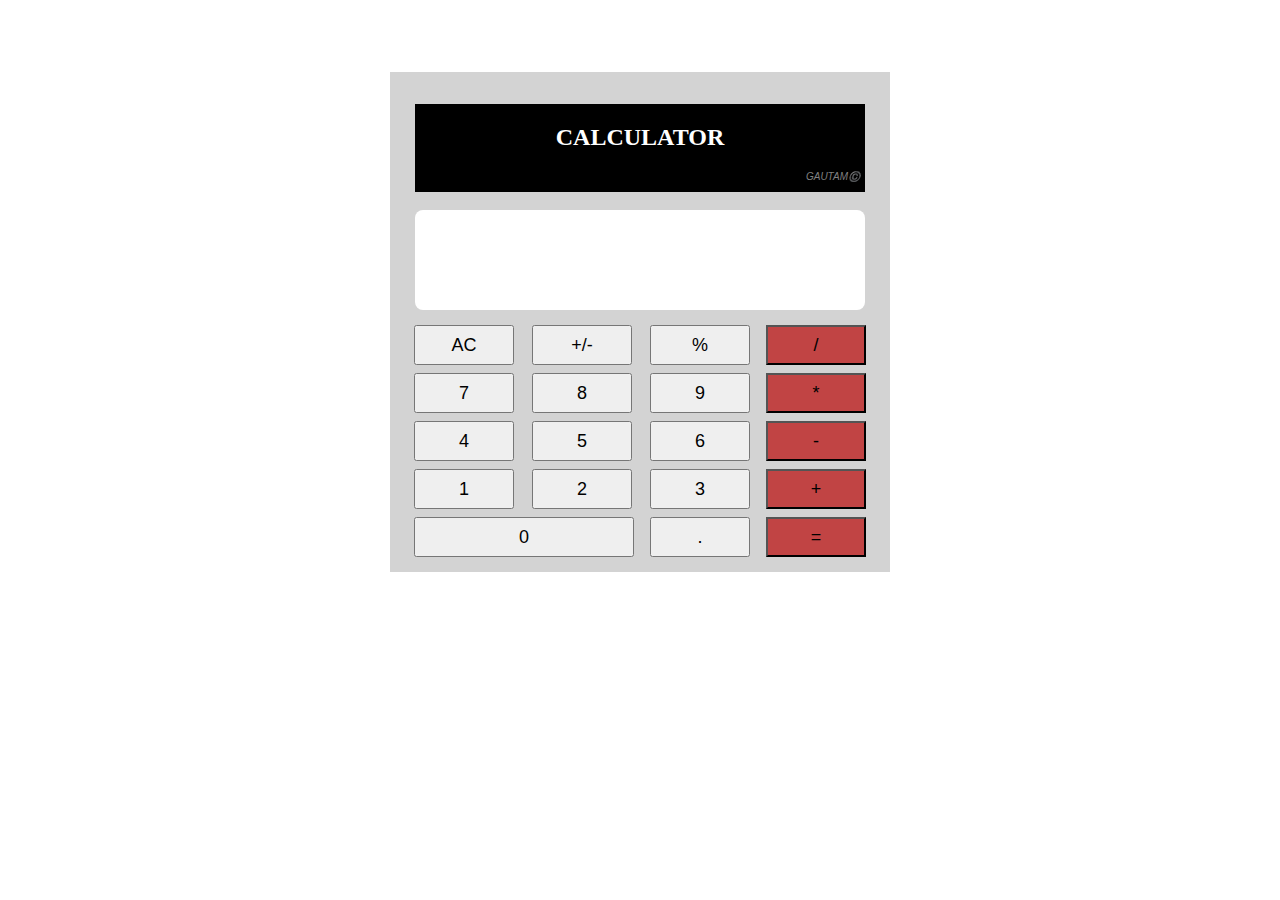
<file: Front End Projects/Calculator/index.html>
<!-- -----The following Calculator web application's code is written and designed by Gautam---- -->
<!-- ----- Github : gautamuniverse ---- -->
<!DOCTYPE html>
<html>
  <head>
    <title>Calculator Project</title>
    <meta charset="UTF-8" />
    <link rel="stylesheet" href="./src/styles.css">
  </head>

  <body>
    <div id="app"></div>

    <div class="calculatorContainer">
      <!-- ----Title---- -->
      <div class="title">
        <h2>Calculator</h2>
        <p style="font-size: 10px;text-align: end; margin-right: 5px; font-style: italic; font-family: Arial, Helvetica, sans-serif; color: gray;">Gautam©️</p>
      </div>

      <div class="screen">
        <p></p>
      </div>

      <div class="grid">
        <div class="buttonGrid gridContainer">
          <div class="grid-item ac">
            <button id="ac">
              AC
            </button>
          </div>
          <div class="grid-item negate">
            <button id="negate">
              +/-
            </button>
          </div>
          <div class="grid-item percentage notSpecial">
            <button id="percentage">%</button>
          </div>
          <div class="grid-item divide red-item notSpecial">
            <button id="divide">/</button>
          </div>
          <div class="grid-item seven notSpecial">
            <button id="seven">7</button>
          </div>
          <div class="grid-item eight notSpecial">
            <button id="eight">8</button>
          </div>
          <div class="grid-item nine notSpecial">
            <button id="nine">9</button>
          </div>
          <div class="grid-item multiply red-item notSpecial">
            <button id="multiply">*</button>
          </div>
          <div class="grid-item four notSpecial">
            <button id="four">4</button>
          </div>
          <div class="grid-item five notSpecial">
            <button id="five">5</button>
          </div>
          <div class="grid-item six notSpecial">
            <button id="six">6</button>
          </div>
          <div class="grid-item minus red-item notSpecial">
            <button id="minus">-</button>
          </div>
          <div class="grid-item one notSpecial">
            <button id="one">1</button>
          </div>
          <div class="grid-item two notSpecial">
            <button id="two">2</button>
          </div>
          <div class="grid-item three notSpecial">
            <button id="three">3</button>
          </div>
          <div class="grid-item plus red-item notSpecial">
            <button id="plus">+</button>
          </div>
          <div class="grid-item zero notSpecial">
            <button id="zero">0</button>
          </div>
          <div class="grid-item dot notSpecial">
            <button id="dot">.</button>
          </div>
          <div class="grid-item equal red-item">
            <button id="equal">=</button>
          </div>
        </div>
      </div>
    </div>

    <script src="./src/index.js"></script>
  </body>
</html>
</file>
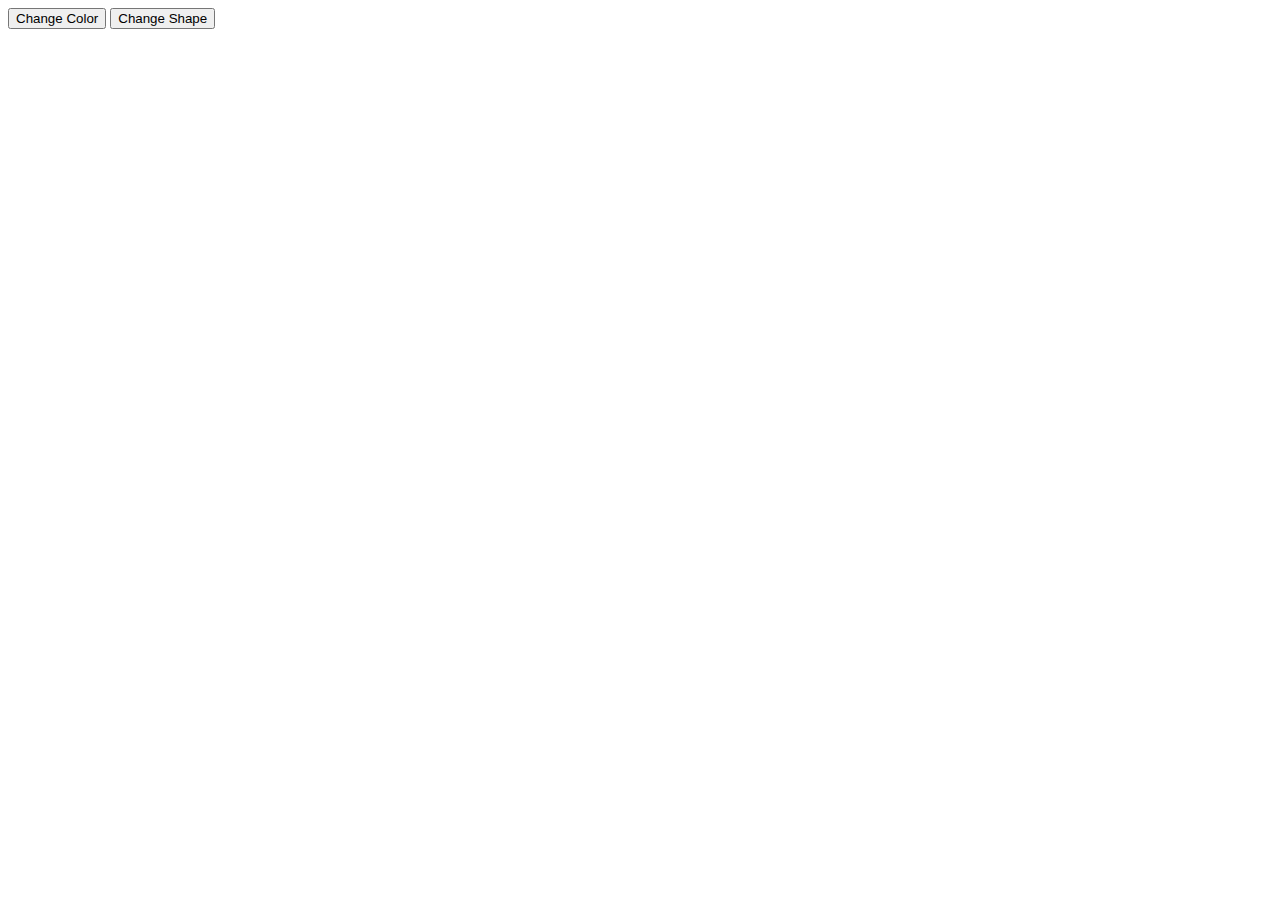
<file: Front End Projects/change-color-and-shape/index.html>
<!DOCTYPE html>
<html>
  <head>
    <title>Dom Assignment</title>
  </head>

  <body>
    <div id="app">
      <div id="outerShape">
        <div id="innerShape"></div>
      </div>
      <div id="buttonsContainer">
        <button id="changeColor">Change Color</button>
        <button id="changeShape">Change Shape</button>
      </div>
    </div>

    <script src="src/index.js"></script>
  </body>
</html>
</file>
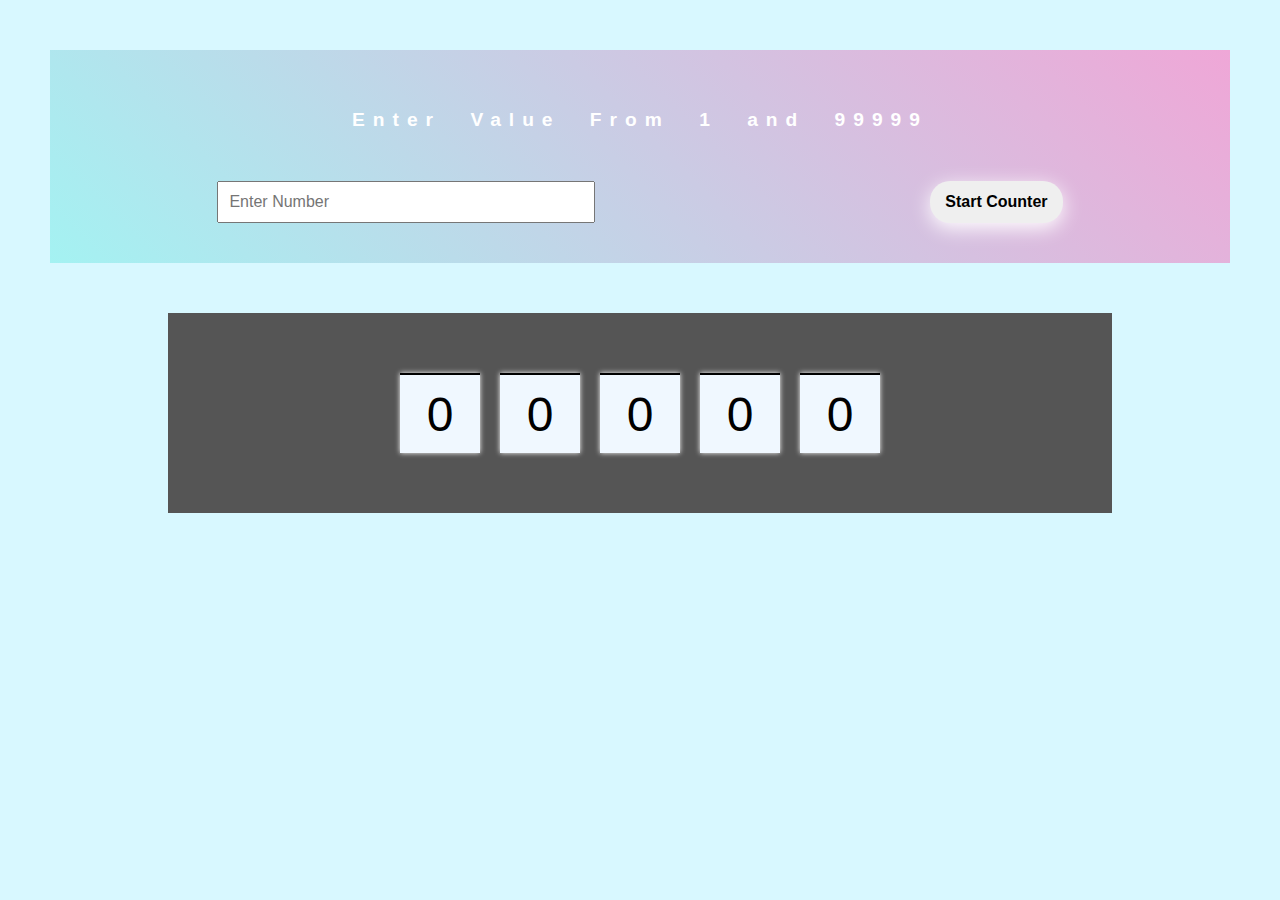
<file: Front End Projects/Five Digit Up Counter/index.html>
<!DOCTYPE html>
<html lang="en">
  <head>
    <meta charset="UTF-8" />
    <meta name="viewport" content="width=device-width, initial-scale=1.0" />
    <title>Counter</title>
    <link rel="stylesheet" href="./src/styles.css" />
  </head>
  <body>
    <div id="counter-value">
      <p>Enter Value From 1 and 99999</p>
      <div id="input-range">
        <input type="number" id="number" placeholder="Enter Number" />
        <button id="btn">Start Counter</button>
      </div>
    </div>
    <div id="counter-container">
      <div class="counter">
        <p class="current">0</p>
      </div>
      <div class="counter">
        <p class="current">0</p>
      </div>
      <div class="counter">
        <p class="current">0</p>
      </div>
      <div class="counter">
        <p class="current">0</p>
      </div>
      <div class="counter">
        <p class="current">0</p>
      </div>
    </div>
    <script src="./src/index.js"></script>
  </body>
</html>
</file>
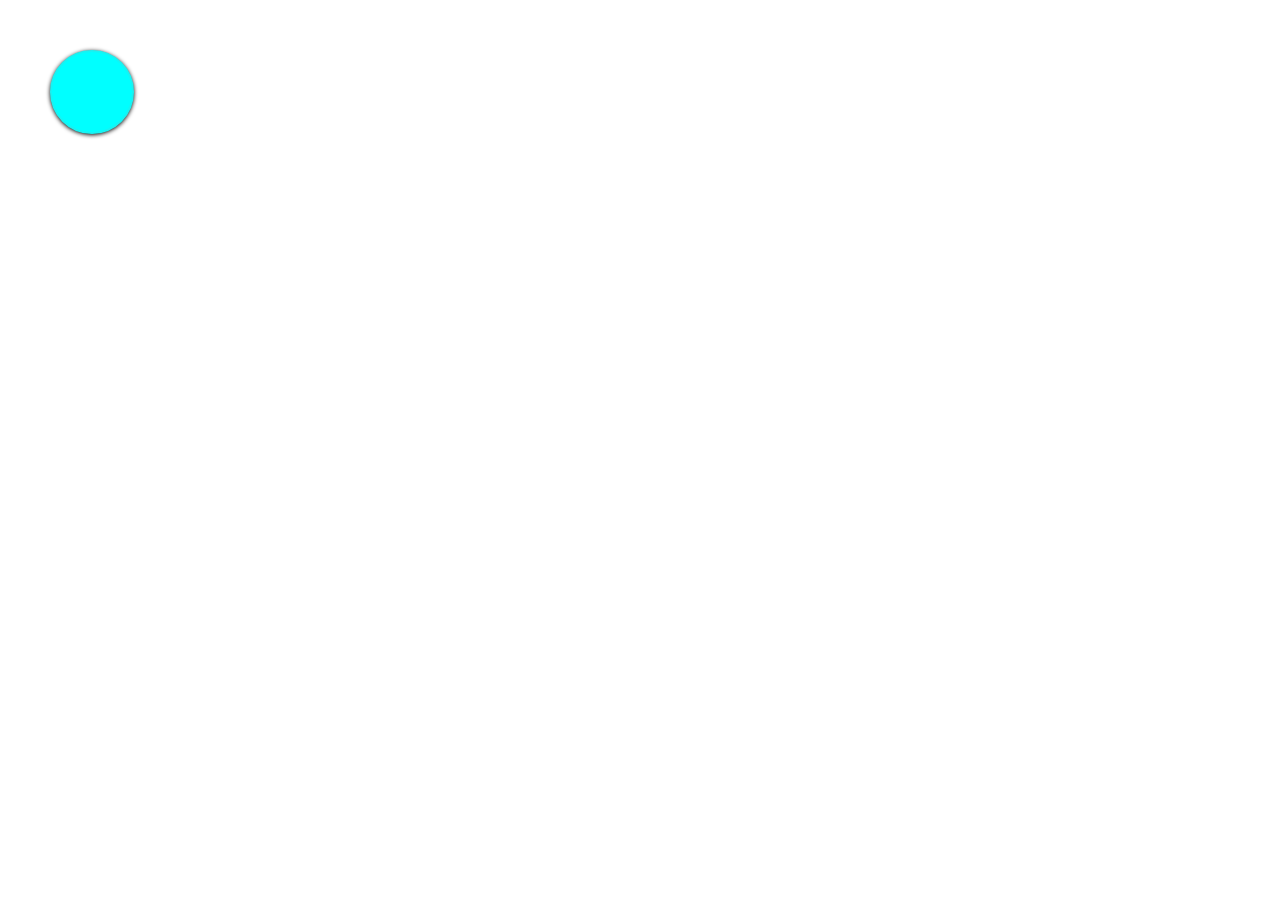
<file: Front End Projects/Move the Ball/index.html>
<!DOCTYPE html>
<html>
  <head>
    <title>Move Ball</title>
    <link rel="stylesheet" href="./src/styles.css" />
  </head>

  <body>
    <!-- <div id="app"></div> -->
    <div id="ball"></div>
    <script src="src/index.js"></script>
  </body>
</html>
</file>
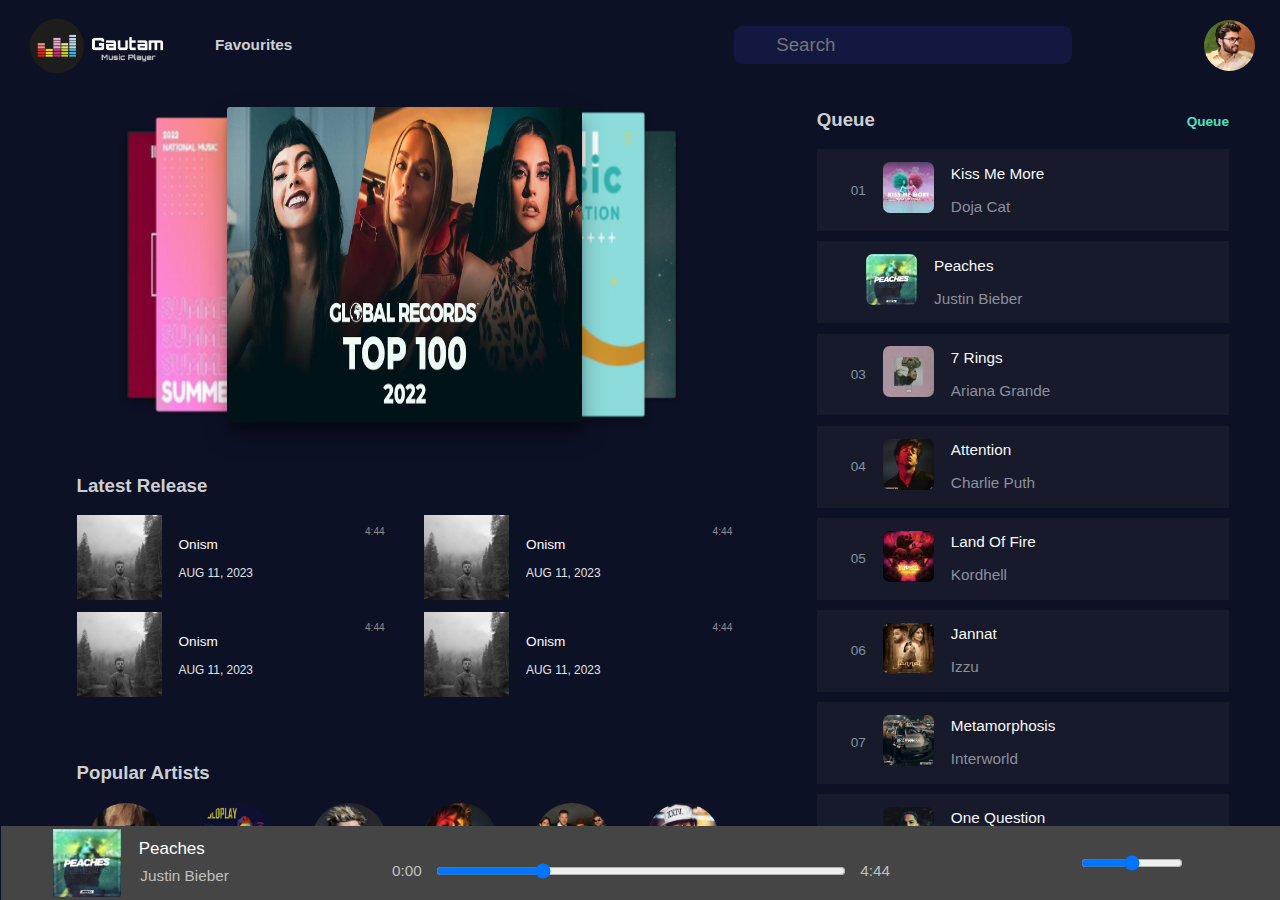
<file: Front End Projects/Music Player Project - Coding Ninjas Final/index.html>
<!-- The Following code is written by Gautam (github.com/gautamuniverse) -->

<!DOCTYPE html>
<html lang="en">
<head>
    <meta charset="UTF-8">
    <meta name="viewport" content="width=device-width, initial-scale=1.0">
    <title>Coding Ninjas - Music Player</title>

     <!-- linking the css file -->
     <link rel="stylesheet" href="assets/css/style.css">

     <!-- use the below to use font-awesome icons -->
     <link rel="stylesheet" href="https://use.fontawesome.com/releases/v5.15.3/css/all.css" integrity="sha384-SZXxX4whJ79/gErwcOYf+zWLeJdY/qpuqC4cAa9rOGUstPomtqpuNWT9wdPEn2fk" crossorigin="anonymous">
</head>
<body>
    <div class="main-container">
        <header class="header">
            <div class="logo">
                <img src="logo.png" />
                <p class="fav">Favourites</p>
            </div>
            <div class="searchbox-container">
                <div class="search-box">
                    <i class="fas fa-search"></i>
                    <input type="text" placeholder="Search" />
                    <i class="fas fa-microphone"></i>
                </div>
                <i class="fas bell fa-bell"></i>
                <img class="profile-photo" src="assets/images/profile-pic.jpg" />
            </div>
        </header>

        <div class="for-responsiveness">
            <main>
                <div class="carousel">
                <div id="slider">
                    <input type="radio" name="slider" id="s1" checked>
                    <input type="radio" name="slider" id="s2">
                    <input type="radio" name="slider" id="s3">
                    <input type="radio" name="slider" id="s4">
                    <input type="radio" name="slider" id="s5">
            
                    <label for="s1" id="slide1"><img src="assets/carousel/img1.jpg" alt=""></label>
                    <label for="s2" id="slide2"><img src="assets/carousel/img2.jpg" alt=""></label>
                    <label for="s3" id="slide3"><img src="assets/carousel/img5.jpg" alt=""></label>
                    <label for="s4" id="slide4"><img src="assets/carousel/img4.jpg" alt=""></label>
                    <label for="s5" id="slide5"><img src="assets/carousel/img5.png" alt=""></label>
                </div>
            </div>

                <div id="queue-1" class="queue-container">
                    <div class="queue-header">
                        <p>Queue</p>
                        <div class="queue-btn-container">

                            <!-- here label is acting as a button for dropdown effect -->
                            <label for="mycheckbox">Queue <span><i class="fas fa-angle-down"></i></span></label>
                            <input type="checkbox" id="mycheckbox">
                            <div class="queue-btn-dropdown">
                                <a href="">Playlists</a>
                                <hr>
                                <a href="">Favourite Songs</a>
                            </div>
                        </div>
                    </div>

                    <div class="queue-elements-container">
                        <div class="queue-element">
                            <div class="song-image-container">
                                <p class="queue-number">01</p>
                                <div class="image-container">
                                    <img class="queue-song-img" src="assets/queue/kissmemore.jpg" />
                                    <i class="fas play-btn fa-play"></i>
                                </div>
                                <div class="song-and-artist-container">
                                    <p class="queue-song-name">Kiss Me More</p>
                                    <p class="queue-artist-name">Doja Cat</p>
                                </div>
                            </div>

                            <span class="nav-link">
                                <button><i class="far wishlist-icon fa-heart"></i></button>
                            </span>
                        </div>
                        <div class="queue-element">
                            <div class="song-image-container">
                                <i class="fas currently-on-song fa-stream"></i>
                                
                                <!-- <img src="assets/css/Free_Download_Cool_Audio_Reacting_Spectrum_After_Effects_CC.mp4"> -->
                                <div class="image-container">

                                    <img class="queue-song-img" src="assets/queue/peaches.jpg" />
                                
                                    <i class="fas play-btn fa-play"></i>
                                </div>
                                <div class="song-and-artist-container">
                                    <p class="queue-song-name">Peaches</p>
                                    <p class="queue-artist-name">Justin Bieber</p>
                                </div>
                            </div>

                            <span class="nav-link">
                                <button><i class="far wishlist-icon fa-heart"></i></button>
                            </span>
                        </div>
                        <div class="queue-element">
                            <div class="song-image-container">
                                <p class="queue-number">03</p>
                                <div class="image-container">
                                    <img class="queue-song-img" src="assets/queue/7rings.jpg" />
                                    <i class="fas play-btn fa-play"></i>
                                </div>
                                <div class="song-and-artist-container">
                                    <p class="queue-song-name">7 Rings</p>
                                    <p class="queue-artist-name">Ariana Grande</p>
                                </div>
                            </div>

                            <span class="nav-link">
                                <button><i class="far wishlist-icon fa-heart"></i></button>
                            </span>
                        </div>
                        <div class="queue-element">
                            <div class="song-image-container">
                                <p class="queue-number">04</p>
                                <div class="image-container">
                                    <img class="queue-song-img" src="assets/queue/attention.jpg" />
                                    <i class="fas play-btn fa-play"></i>
                                </div>
                                <div class="song-and-artist-container">
                                    <p class="queue-song-name">Attention</p>
                                    <p class="queue-artist-name">Charlie Puth</p>
                                </div>
                            </div>

                            <span class="nav-link">
                                <button><i class="far wishlist-icon fa-heart"></i></button>
                            </span>
                        </div>
                        <div class="queue-element">
                            <div class="song-image-container">
                                <p class="queue-number">05</p>
                                <div class="image-container">
                                    <img class="queue-song-img" src="assets/queue/landoffire.jpg" />
                                    <i class="fas play-btn fa-play"></i>
                                </div>
                                <div class="song-and-artist-container">
                                    <p class="queue-song-name">Land Of Fire</p>
                                    <p class="queue-artist-name">Kordhell</p>
                                </div>
                            </div>

                            <span class="nav-link">
                                <button><i class="far wishlist-icon fa-heart"></i></button>
                            </span>
                        </div>
                        <div class="queue-element">
                            <div class="song-image-container">
                                <p class="queue-number">06</p>
                                <div class="image-container">
                                    <img class="queue-song-img" src="assets/queue/jannat.jpg" />
                                    <i class="fas play-btn fa-play"></i>
                                </div>
                                <div class="song-and-artist-container">
                                    <p class="queue-song-name">Jannat</p>
                                    <p class="queue-artist-name">Izzu</p>
                                </div>
                            </div>

                            <span class="nav-link">
                                <button><i class="far wishlist-icon fa-heart"></i></button>
                            </span>
                        </div>
                        <div class="queue-element">
                            <div class="song-image-container">
                                <p class="queue-number">07</p>
                                <div class="image-container">
                                    <img class="queue-song-img" src="assets/queue/metamorphosis.jpg" />
                                    <i class="fas play-btn fa-play"></i>
                                </div>
                                <div class="song-and-artist-container">
                                    <p class="queue-song-name">Metamorphosis</p>
                                    <p class="queue-artist-name">Interworld</p>
                                </div>
                            </div>

                            <span class="nav-link">
                                <button><i class="far wishlist-icon fa-heart"></i></button>
                            </span>
                        </div>
                        <div class="queue-element">
                            <div class="song-image-container">
                                <p class="queue-number">08</p>
                                <div class="image-container">
                                    <img class="queue-song-img" src="assets/queue/onequestion.jpg" />
                                    <i class="fas play-btn fa-play"></i>
                                </div>
                                <div class="song-and-artist-container">
                                    <p class="queue-song-name">One Question</p>
                                    <p class="queue-artist-name">Tegi Pannu</p>
                                </div>
                            </div>

                            <span class="nav-link">
                                <button><i class="far wishlist-icon fa-heart"></i></button>
                            </span>
                        </div>
                        <div class="queue-element">
                            <div class="song-image-container">
                                <p class="queue-number">09</p>
                                <div class="image-container">
                                    <img class="queue-song-img" src="assets/queue/shapeofyou.jpg" />
                                    <i class="fas play-btn fa-play"></i>
                                </div>
                                <div class="song-and-artist-container">
                                    <p class="queue-song-name">Shape Of You</p>
                                    <p class="queue-artist-name">Ed Sheeran</p>
                                </div>
                            </div>

                            <span class="nav-link">
                                <button><i class="far wishlist-icon fa-heart"></i></button>
                            </span>
                        </div>
                        <div class="queue-element">
                            <div class="song-image-container">
                                <p class="queue-number">10</p>
                                <div class="image-container">
                                    <img class="queue-song-img" src="assets/queue/cheapthrills.jpg" />
                                    <i class="fas play-btn fa-play"></i>
                                </div>
                                <div class="song-and-artist-container">
                                    <p class="queue-song-name">Cheap Thrills</p>
                                    <p class="queue-artist-name">Sia</p>
                                </div>
                            </div>

                            <span class="nav-link">
                                <button><i class="far wishlist-icon fa-heart"></i></button>
                            </span>
                        </div>
                        <div class="queue-element">
                            <div class="song-image-container">
                                <p class="queue-number">11</p>
                                <div class="image-container">
                                    <img class="queue-song-img" src="assets/queue/roar.jpg" />
                                    <i class="fas play-btn fa-play"></i>
                                </div>
                                <div class="song-and-artist-container">
                                    <p class="queue-song-name">Roar</p>
                                    <p class="queue-artist-name">Katy Perry</p>
                                </div>
                            </div>

                            <span class="nav-link">
                                <button><i class="far wishlist-icon fa-heart"></i></button>
                            </span>
                        </div>
                        <div class="queue-element">
                            <div class="song-image-container">
                                <p class="queue-number">12</p>
                                <div class="image-container">
                                    <img class="queue-song-img" src="assets/queue/starboy.jpg" />
                                    <i class="fas play-btn fa-play"></i>
                                </div>
                                <div class="song-and-artist-container">
                                    <p class="queue-song-name">Starboy</p>
                                    <p class="queue-artist-name">The Weeknd</p>
                                </div>
                            </div>

                            <span class="nav-link">
                                <button><i class="far wishlist-icon fa-heart"></i></button>
                            </span>
                        </div>
                    </div>
                </div>

                <div class="latest-release-container">
                    <div class="latest-release-header">
                        <p>Latest Release</p>
                    </div>
                    <div class="latest-release-cards-container">
                        <div class="latest-release-card">
                            <div class="song-name-and-img-container">
                                <div class="latest-release-img-container">
                                    <label for="play-btn-checkbox1"><i class="fas latest-release-play-btn fa-play play-1"></i><i class="latest-release-pause-btn fas fa-pause pause-1"></i></label>
                                </div>
                                <div>
                                    <p class="song-name">Onism</p>
                                    <p class="date">AUG 11, 2023</p>
                                </div>
                            </div>

                            <div class="latest-release-dropdown-container">
                                <label for="latest-release-checkbox1"><i class="fas more-details fa-ellipsis-h"></i></label>
                                <input type="checkbox" id="latest-release-checkbox1">
                                <div class="latest-release-dropdown">

                                    <div class="links-container">
                                        <i class="fas fa-play"></i>
                                        <a href="">Play Now</a>
                                    </div>

                                    <hr>

                                    <div class="links-container">
                                        <i class="fas fa-plus"></i>
                                        <a href="">Add To Queue</a>
                                    </div>

                                    <hr>

                                    <div class="links-container">
                                        <i class="fas fa-bars"></i>
                                        <a href="">Add To Favourites</a>
                                    </div>

                                    <hr>

                                    <div class="links-container">
                                        <i class="fas fa-exclamation-circle"></i>
                                        <a href=""><span></span>Get Info</a>
                                    </div>

                                </div>
                                <p class="time">4:44</p>
                            </div>

                        </div>
                        <div class="latest-release-card">
                            <div class="song-name-and-img-container">
                                <div class="latest-release-img-container">
                                    <label for="play-btn-checkbox2"><i class="fas latest-release-play-btn fa-play play-2"></i><i class="latest-release-pause-btn fas fa-pause pause-2"></i></label>
                                </div>
                                <div>
                                    <p class="song-name">Onism</p>
                                    <p class="date">AUG 11, 2023</p>
                                </div>
                            </div>

                            <div class="latest-release-dropdown-container">
                                <label for="latest-release-checkbox2"><i class="fas more-details fa-ellipsis-h"></i></label>
                                <input type="checkbox" id="latest-release-checkbox2">
                                <div class="latest-release-dropdown">

                                    <div class="links-container">
                                        <i class="fas fa-play"></i>
                                        <a href="">Play Now</a>
                                    </div>

                                    <hr>

                                    <div class="links-container">
                                        <i class="fas fa-plus"></i>
                                        <a href="">Add To Queue</a>
                                    </div>

                                    <hr>

                                    <div class="links-container">
                                        <i class="fas fa-bars"></i>
                                        <a href="">Add To Favourites</a>
                                    </div>

                                    <hr>

                                    <div class="links-container">
                                        <i class="fas fa-exclamation-circle"></i>
                                        <a href=""><span></span>Get Info</a>
                                    </div>

                                </div>
                                <p class="time">4:44</p>
                            </div>

                        </div>
                    </div>
                    <div class="latest-release-cards-container">
                        <div class="latest-release-card">
                            <div class="song-name-and-img-container">
                                <div class="latest-release-img-container">
                                    <label for="play-btn-checkbox3"><i class="fas latest-release-play-btn fa-play play-3"></i><i class="latest-release-pause-btn fas fa-pause pause-3"></i></label>
                                </div>
                                <div>
                                    <p class="song-name">Onism</p>
                                    <p class="date">AUG 11, 2023</p>
                                </div>
                            </div>

                            <div class="latest-release-dropdown-container">
                                <label for="latest-release-checkbox3"><i class="fas more-details fa-ellipsis-h"></i></label>
                                <input type="checkbox" id="latest-release-checkbox3">
                                <div class="latest-release-dropdown">

                                    <div class="links-container">
                                        <i class="fas fa-play"></i>
                                        <a href="">Play Now</a>
                                    </div>

                                    <hr>

                                    <div class="links-container">
                                        <i class="fas fa-plus"></i>
                                        <a href="">Add To Queue</a>
                                    </div>

                                    <hr>

                                    <div class="links-container">
                                        <i class="fas fa-bars"></i>
                                        <a href="">Add To Favourites</a>
                                    </div>

                                    <hr>

                                    <div class="links-container">
                                        <i class="fas fa-exclamation-circle"></i>
                                        <a href=""><span></span>Get Info</a>
                                    </div>

                                </div>
                                <p class="time">4:44</p>
                            </div>

                        </div>
                        <div class="latest-release-card">
                            <div class="song-name-and-img-container">
                                <div class="latest-release-img-container">
                                    <label for="play-btn-checkbox4"><i class="fas latest-release-play-btn fa-play play-4"></i><i class="latest-release-pause-btn fas fa-pause pause-4"></i></label>
                                </div>
                                <div>
                                    <p class="song-name">Onism</p>
                                    <p class="date">AUG 11, 2023</p>
                                </div>
                            </div>

                            <div class="latest-release-dropdown-container">
                                <label for="latest-release-checkbox4"><i class="fas more-details fa-ellipsis-h"></i></label>
                                <input type="checkbox" id="latest-release-checkbox4">
                                <div class="latest-release-dropdown">

                                    <div class="links-container">
                                        <i class="fas fa-play"></i>
                                        <a href="">Play Now</a>
                                    </div>

                                    <hr>

                                    <div class="links-container">
                                        <i class="fas fa-plus"></i>
                                        <a href="">Add To Queue</a>
                                    </div>

                                    <hr>

                                    <div class="links-container">
                                        <i class="fas fa-bars"></i>
                                        <a href="">Add To Favourites</a>
                                    </div>

                                    <hr>

                                    <div class="links-container">
                                        <i class="fas fa-exclamation-circle"></i>
                                        <a href=""><span></span>Get Info</a>
                                    </div>

                                </div>
                                <p class="time">4:44</p>
                            </div>

                        </div>
                    </div>
                </div>

                <div class="popular-artists-container">
                    <div class="popular-artists-header">
                        <p>Popular Artists</p>
                    </div>
                    <div class="popular-artists-img-container">
                        <div class="popular-artists-1-container">
                            <div class="popular-artists-img1-container">
                                <div class="popular-artists">
                                    <a href="index2.html"><i class="fas popular-artists-play-btn fa-play"></i></a>
                                </div>
                            </div>

                            <p>Ed Sheeran</p>
                        </div>
                        <div class="popular-artists-1-container">
                            <div class="popular-artists-img1-container">
                                <div class="popular-artists popular-artists-2">
                                    <a href="index2.html"><i class="fas popular-artists-play-btn fa-play"></i></a>
                                </div>
                            </div>

                            <p>ColdPlay</p>
                        </div>
                        <div class="popular-artists-1-container">
                            <div class="popular-artists-img1-container">
                                <div class="popular-artists popular-artists-3">
                                    <a href="index2.html"><i class="fas popular-artists-play-btn fa-play"></i></a>
                                </div>
                            </div>

                            <p>Zayn</p>
                        </div>
                        <div class="popular-artists-1-container">
                            <div class="popular-artists-img1-container">
                                <div class="popular-artists popular-artists-4">
                                    <a href="index2.html"><i class="fas popular-artists-play-btn fa-play"></i></a>
                                </div>
                            </div>

                            <p>Charlie Puth</p>
                        </div>
                        <div class="popular-artists-1-container">
                            <div class="popular-artists-img1-container">
                                <div class="popular-artists popular-artists-5">
                                    <a href="index2.html"><i class="fas popular-artists-play-btn fa-play"></i></a>
                                </div>
                            </div>

                            <p>Imagine Dragon</p>
                        </div>
                        <div class="popular-artists-1-container">
                            <div class="popular-artists-img1-container">
                                <div class="popular-artists popular-artists-6">
                                    <a href="index2.html"><i class="fas popular-artists-play-btn fa-play"></i></a>
                                </div>
                            </div>

                            <p>Bruno Mars</p>
                        </div>
                    </div>
                </div>

                <div class="stations-container">
                    <div class="stations-logo-container">
                        <div class="stations-logo-img-container">

                        </div>
                    </div>

                    <div class="stations-img-container">
                        <div class="stations-img">
                            <!-- <div class="station-1"> -->
                            <div class="img-1">

                            </div>
                            <!-- <p>Love</p>
                  </div> -->
                        </div>
                        <p class="stations-para">Love</p>
                    </div>

                    <div class="stations-img-container">
                        <div class="stations-img">
                            <!-- <div class="station-1"> -->
                            <div class="img-1 img-2">

                            </div>
                            <!-- <p>Love</p>
                  </div> -->
                        </div>
                        <p class="stations-para">Retro</p>
                    </div>

                    <div class="stations-img-container">
                        <div class="stations-img">
                            <!-- <div class="station-1"> -->
                            <div class="img-1 img-3">

                            </div>
                            <!-- <p>Love</p>
              </div> -->
                        </div>
                        <p class="stations-para">Chill</p>
                    </div>

                    <div class="stations-img-container">
                        <div class="stations-img">
                            <!-- <div class="station-1"> -->
                            <div class="img-1 img-4">

                            </div>
                            <!-- <p>Love</p>
              </div> -->
                        </div>
                        <p class="stations-para">Workout</p>
                    </div>

                    <div class="stations-img-container">
                        <div class="stations-img">
                            <!-- <div class="station-1"> -->
                            <div class="img-1 img-5">

                            </div>
                            <!-- <p>Love</p> -->
                            <!-- </div> -->
                        </div>
                        <p class="stations-para">Rock</p>
                    </div>

                    <div class="stations-img-container">
                        <div class="stations-img">
                            <!-- <div class="station-1"> -->
                            <div class="img-1 img-6">

                            </div>
                            <!-- <p>Love</p>
              </div> -->
                        </div>
                        <p class="stations-para">Pop</p>
                    </div>
                </div>

                <div class="genre-container">
                    <div class="genre-img-container">
                        <p>Party</p>
                    </div>

                    <div class="genre-img-container genre-img-2">
                        <p>Electronic</p>
                    </div>

                    <div class="genre-img-container genre-img-3">
                        <p>Road Trip</p>
                    </div>
                </div>

                <div class="latest-english-container">
                    <div class="latest-english-header">
                        <p>Latest English</p>
                    </div>

                    <div class="latest-english-content">
                        <div class="latest-english-card-container">
                            <img src="songs/queue-04.jpg" />
                            <p>Onism</p>
                            <p>AUG 11, 2023</p>
                        </div>
                        <div class="latest-english-card-container">
                            <img src="songs/queue-05.jpg" />
                            <p>Onism</p>
                            <p>AUG 11, 2023</p>
                        </div>
                        <div class="latest-english-card-container">
                            <img src="songs/queue-02.jpg" />
                            <p>Onism</p>
                            <p>AUG 11, 2023</p>
                        </div>
                        <div class="latest-english-card-container">
                            <img src="songs/queue-03.png" />
                            <p>Onism</p>
                            <p>AUG 11, 2023</p>
                        </div>
                        <div class="latest-english-card-container">
                            <img src="songs/queue-04.jpg" />
                            <p>Onism</p>
                            <p>AUG 11, 2023</p>
                        </div>
                        <div class="latest-english-card-container">
                            <img src="songs/queue-03.png" />
                            <p>Onism</p>
                            <p>AUG 11, 2023</p>
                        </div>
                    </div>
                </div>
                <!-- Latest English Container -->
                <div class="latest-english-container">
                    <div class="latest-english-header">
                        <p>Latest Hindi</p>
                    </div>

                    <div class="latest-english-content">
                        <div class="latest-english-card-container">
                            <img src="songs/queue-04.jpg" />
                            <p>Onism</p>
                            <p>AUG 11, 2023</p>
                        </div>
                        <div class="latest-english-card-container">
                            <img src="songs/queue-05.jpg" />
                            <p>Onism</p>
                            <p>AUG 11, 2023</p>
                        </div>
                        <div class="latest-english-card-container">
                            <img src="songs/queue-02.jpg" />
                            <p>Onism</p>
                            <p>AUG 11, 2023</p>
                        </div>
                        <div class="latest-english-card-container">
                            <img src="songs/queue-03.png" />
                            <p>Onism</p>
                            <p>AUG 11, 2023</p>
                        </div>
                        <div class="latest-english-card-container">
                            <img src="songs/queue-04.jpg" />
                            <p>Onism</p>
                            <p>AUG 11, 2023</p>
                        </div>
                        <div class="latest-english-card-container">
                            <img src="songs/queue-03.png" />
                            <p>Onism</p>
                            <p>AUG 11, 2023</p>
                        </div>
                    </div>
                </div>
            </main>

            <div id="queue-2" class="queue-container">
                <div class="queue-header">
                    <p>Queue</p>
                    <div class="queue-btn-container">

                        <!-- here label is acting as a button for dropdown effect -->
                        <label for="mycheckbox">Queue <span><i class="fas fa-angle-down"></i></span></label>
                        <input type="checkbox" id="mycheckbox">
                        <div class="queue-btn-dropdown">
                            <a href="">Playlists</a>
                            <hr>
                            <a href="">Favourite Songs</a>
                        </div>
                    </div>
                </div>

                <div class="queue-elements-container">
                    <div class="queue-element">
                        <div class="song-image-container">
                            <p class="queue-number">01</p>
                            <div class="image-container">
                                <img class="queue-song-img" src="assets/queue/kissmemore.jpg" />
                                <i class="fas play-btn fa-play"></i>
                            </div>
                            <div class="song-and-artist-container">
                                <p class="queue-song-name">Kiss Me More</p>
                                <p class="queue-artist-name">Doja Cat</p>
                            </div>
                        </div>
                        <span class="nav-link">
                            <button><button><i class="far wishlist-icon fa-heart"></i></button></button>                        
                        </span>
                    </div>
                    <div class="queue-element">
                        <div class="song-image-container">
                            <i class="fas currently-on-song fa-stream"></i>
                            <div class="image-container">
                                
                                <img class="queue-song-img" src="assets/queue/peaches.jpg" />
                                <i class="fas play-btn fa-play"></i>
                            </div>
                            <div class="song-and-artist-container">
                                <p class="queue-song-name">Peaches</p>
                                <p class="queue-artist-name">Justin Bieber</p>
                            </div>
                        </div>
                        <span class="nav-link">
                            <button><i class="far wishlist-icon fa-heart"></i></button>
                        </span>
                    </div>
                    <div class="queue-element">
                        <div class="song-image-container">
                            <p class="queue-number">03</p>
                            <div class="image-container">
                                <img class="queue-song-img" src="assets/queue/7rings.jpg" />
                                <i class="fas play-btn fa-play"></i>
                            </div>
                            <div class="song-and-artist-container">
                                <p class="queue-song-name">7 Rings</p>
                                <p class="queue-artist-name">Ariana Grande</p>
                            </div>
                        </div>
                        <span class="nav-link">
                            <button><i class="far wishlist-icon fa-heart"></i></button>
                        </span>
                    </div>
                    <div class="queue-element">
                        <div class="song-image-container">
                            <p class="queue-number">04</p>
                            <div class="image-container">
                                <img class="queue-song-img" src="assets/queue/attention.jpg" />
                                <i class="fas play-btn fa-play"></i>
                            </div>
                            <div class="song-and-artist-container">
                                <p class="queue-song-name">Attention</p>
                                <p class="queue-artist-name">Charlie Puth</p>
                            </div>
                        </div>
                        <span class="nav-link">
                            <button><i class="far wishlist-icon fa-heart"></i></button>
                        </span>

                    </div>
                    <div class="queue-element">
                        <div class="song-image-container">
                            <p class="queue-number">05</p>
                            <div class="image-container">
                                <img class="queue-song-img" src="assets/queue/landoffire.jpg" />
                                <i class="fas play-btn fa-play"></i>
                            </div>
                            <div class="song-and-artist-container">
                                <p class="queue-song-name">Land Of Fire</p>
                                <p class="queue-artist-name">Kordhell</p>
                            </div>
                        </div>

                        <span class="nav-link">
                            <button><i class="far wishlist-icon fa-heart"></i></button>
                        </span>
                    </div>
                    <div class="queue-element">
                        <div class="song-image-container">
                            <p class="queue-number">06</p>
                            <div class="image-container">
                                <img class="queue-song-img" src="assets/queue/jannat.jpg" />
                                <i class="fas play-btn fa-play"></i>
                            </div>
                            <div class="song-and-artist-container">
                                <p class="queue-song-name">Jannat</p>
                                <p class="queue-artist-name">Izzu</p>
                            </div>
                        </div>

                        <span class="nav-link">
                            <button><i class="far wishlist-icon fa-heart"></i></button>
                        </span>
                    </div>
                    <div class="queue-element">
                        <div class="song-image-container">
                            <p class="queue-number">07</p>
                            <div class="image-container">
                                <img class="queue-song-img" src="assets/queue/metamorphosis.jpg" />
                                <i class="fas play-btn fa-play"></i>
                            </div>
                            <div class="song-and-artist-container">
                                <p class="queue-song-name">Metamorphosis</p>
                                <p class="queue-artist-name">Interworld</p>
                            </div>
                        </div>

                        <span class="nav-link">
                            <button><i class="far wishlist-icon fa-heart"></i></button>
                        </span>
                    </div>
                    <div class="queue-element">
                        <div class="song-image-container">
                            <p class="queue-number">08</p>
                            <div class="image-container">
                                <img class="queue-song-img" src="assets/queue/onequestion.jpg" />
                                <i class="fas play-btn fa-play"></i>
                            </div>
                            <div class="song-and-artist-container">
                                <p class="queue-song-name">One Question</p>
                                <p class="queue-artist-name">Tegi Pannu</p>
                            </div>
                        </div>

                        <span class="nav-link">
                            <button><i class="far wishlist-icon fa-heart"></i></button>
                        </span>
                    </div>
                    <div class="queue-element">
                        <div class="song-image-container">
                            <p class="queue-number">09</p>
                            <div class="image-container">
                                <img class="queue-song-img" src="assets/queue/shapeofyou.jpg" />
                                <i class="fas play-btn fa-play"></i>
                            </div>
                            <div class="song-and-artist-container">
                                <p class="queue-song-name">Shape Of You</p>
                                <p class="queue-artist-name">Ed Sheeran</p>
                            </div>
                        </div>
                        <span class="nav-link">
                            <button><i class="far wishlist-icon fa-heart"></i></button>
                        </span>
                    </div>
                    <div class="queue-element">
                        <div class="song-image-container">
                            <p class="queue-number">10</p>
                            <div class="image-container">
                                <img class="queue-song-img" src="assets/queue/cheapthrills.jpg" />
                                <i class="fas play-btn fa-play"></i>
                            </div>
                            <div class="song-and-artist-container">
                                <p class="queue-song-name">Cheap Thrills</p>
                                <p class="queue-artist-name">Sia</p>
                            </div>
                        </div>
                        <span class="nav-link">
                            <button><i class="far wishlist-icon fa-heart"></i></button>
                        </span>
                    </div>
                    <div class="queue-element">
                        <div class="song-image-container">
                            <p class="queue-number">11</p>
                            <div class="image-container">
                                <img class="queue-song-img" src="assets/queue/roar.jpg" />
                                <i class="fas play-btn fa-play"></i>
                            </div>
                            <div class="song-and-artist-container">
                                <p class="queue-song-name">Roar</p>
                                <p class="queue-artist-name">Katy Perry</p>
                            </div>
                        </div>
                        <span class="nav-link">
                            <button><i class="far wishlist-icon fa-heart"></i></button>
                        </span>
                    </div>
                    <div class="queue-element">
                        <div class="song-image-container">
                            <p class="queue-number">12</p>
                            <div class="image-container">
                                <img class="queue-song-img" src="assets/queue/starboy.jpg" />
                                <i class="fas play-btn fa-play"></i>
                            </div>
                            <div class="song-and-artist-container">
                                <p class="queue-song-name">Starboy</p>
                                <p class="queue-artist-name">The Weeknd</p>
                            </div>
                        </div>
                        <span class="nav-link">
                            <button><i class="far wishlist-icon fa-heart"></i></button>
                        </span>
                    </div>
                </div>
            </div>
        <footer>
            <!-- Song Thumnail, Title, Singer -->
            <div id="footer-song-info">
                <div id="footer-song-image"></div>
                <div id="footer-song-name">
                    <span style="color:white">Peaches</span>
                    <span class="subtitle">Justin Bieber</span>
                </div>
                <div>
                    <span class="nav-link">
	                    <i class="far fa-heart subtitle"></i>
	                </span>
                    <span class="nav-link">
	                    <i class="fas fa-ban subtitle"></i>
	                </span>
                </div>
            </div>

            <!-- Contains Player Controls: Play, Pause, Next, Previous, Shuffle and Repeat with Slider -->
            <div id="player">

                <div id="player-control">
                    <div><i class="fas fa-random" style="color:white;"></i></div>
                    <div><i class="fas fa-step-backward" style="color:white;"></i></div>
                    <div><i class="far fa-pause-circle" style="font-size: 2rem; color:white;"></i></div>
                    <div><i class="fas fa-step-forward" style="color:white;"></i></div>
                    <div><i class="fas fa-redo" style="color:white;"></i></div>
                </div>

                <div id="player-slider-container">
                    <div class="subtitle">
                        0:00
                    </div>

                    <input type="range" min="0" max="100" value="25">

                    <div class="subtitle">
                        4:44
                    </div>
                </div>
            </div>

            <!-- Volume buttom, Expand button -->
            <div class="player-extras">
                <div>
                    <i class="fas fa-list-ul" style="color:white;"></i>
                </div>
                <div>
                    <i class="fas fa-laptop" style="color:white;"></i>
                </div>

                <div class="volume-container" style="color:white;">
                    <span><i class="fas fa-volume-up"></i></span>
                    <input type="range" min="0" max="100" value="50" class="slider" id="volume-slider">
                </div>
                <div><i class="fas fa-expand" style="color:white;"></i></div>
            </div>

        </footer>
    </div>
</body>
</html>
</file>
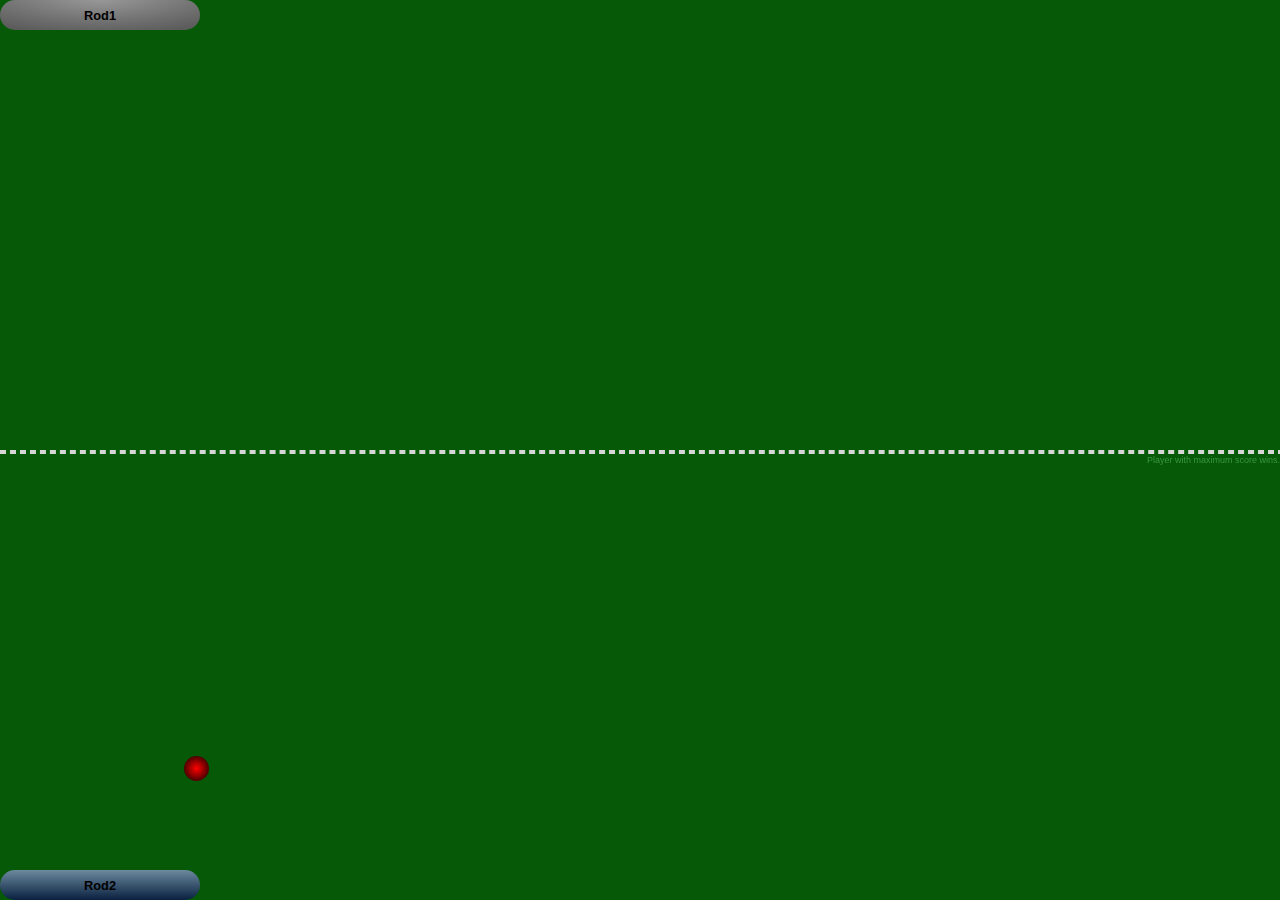
<file: Front End Projects/Ping Pong Game/index.html>
<html>
  <head>
    <title>Ping Pong Game</title>
    <meta charset="UTF-8" />
    <link rel="stylesheet" href="./src/styles.css" />
  </head>

  <body>
    <div id="divider"></div>
    <div id="app"></div>
    <div id="ball"></div>
    <div id="rule"><p>Player with maximum score wins.</p></div>

    <div class="rodsContainer">
      <div id="rod1" class="rods"><p>Rod1</p></div>
      <div id="rod2" class="rods"><p>Rod2</p></div>
    </div>

    <script src="src/index.js"></script>
  </body>
</html>
</file>
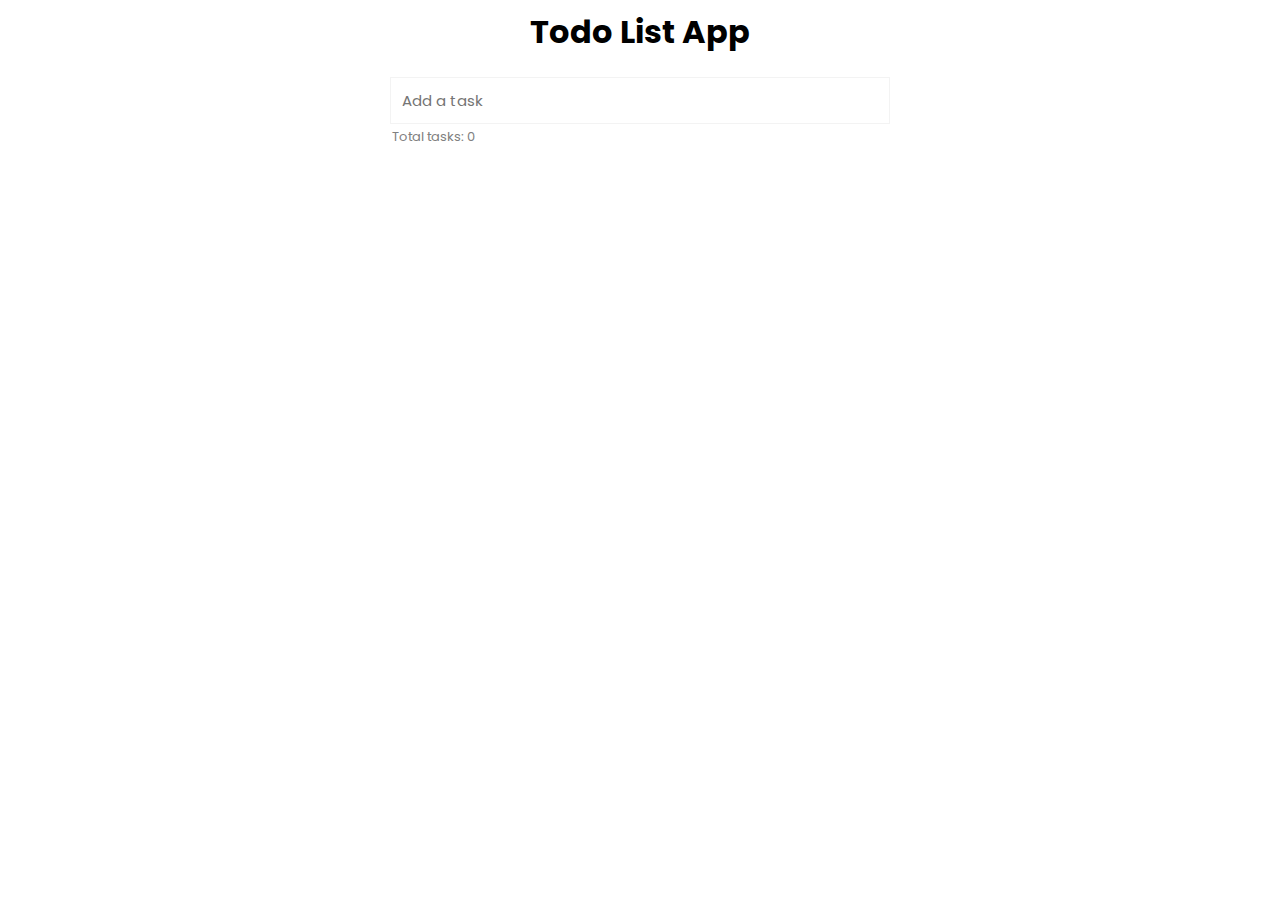
<file: Front End Projects/To-Do List Using API/index.html>
<html>
  <head>
    <title>Todo</title>
    <link href="https://fonts.googleapis.com/css2?family=Poppins&display=swap" rel="stylesheet">
    <link rel="stylesheet" href="styles.css">
  </head>
  <body>
    <h1>Todo List App</h1>
    <div id="container">
      <input placeholder="Add a task" class="add-task" id="add" data-helloWord="asdasdas"/>
      <span id="total-tasks">Total tasks: <span id="tasks-counter">0</span></span>
      <ul id="list">
        <!-- <li>
          <input type="checkbox" id="task1" data-id="12" class="custom-checkbox">
          <label for="task1">Buy groceries</label>
          <img src="bin.svg" class="delete" data-id="12" />
        </li> -->
      </ul>
    </div>
    <script type="text/javascript" src="todo.js"></script>
    <script type="text/javascript">
      todoListApp.initialize;
console.log(todoListApp.a);
    </script>
  </body>
</html>
</file>
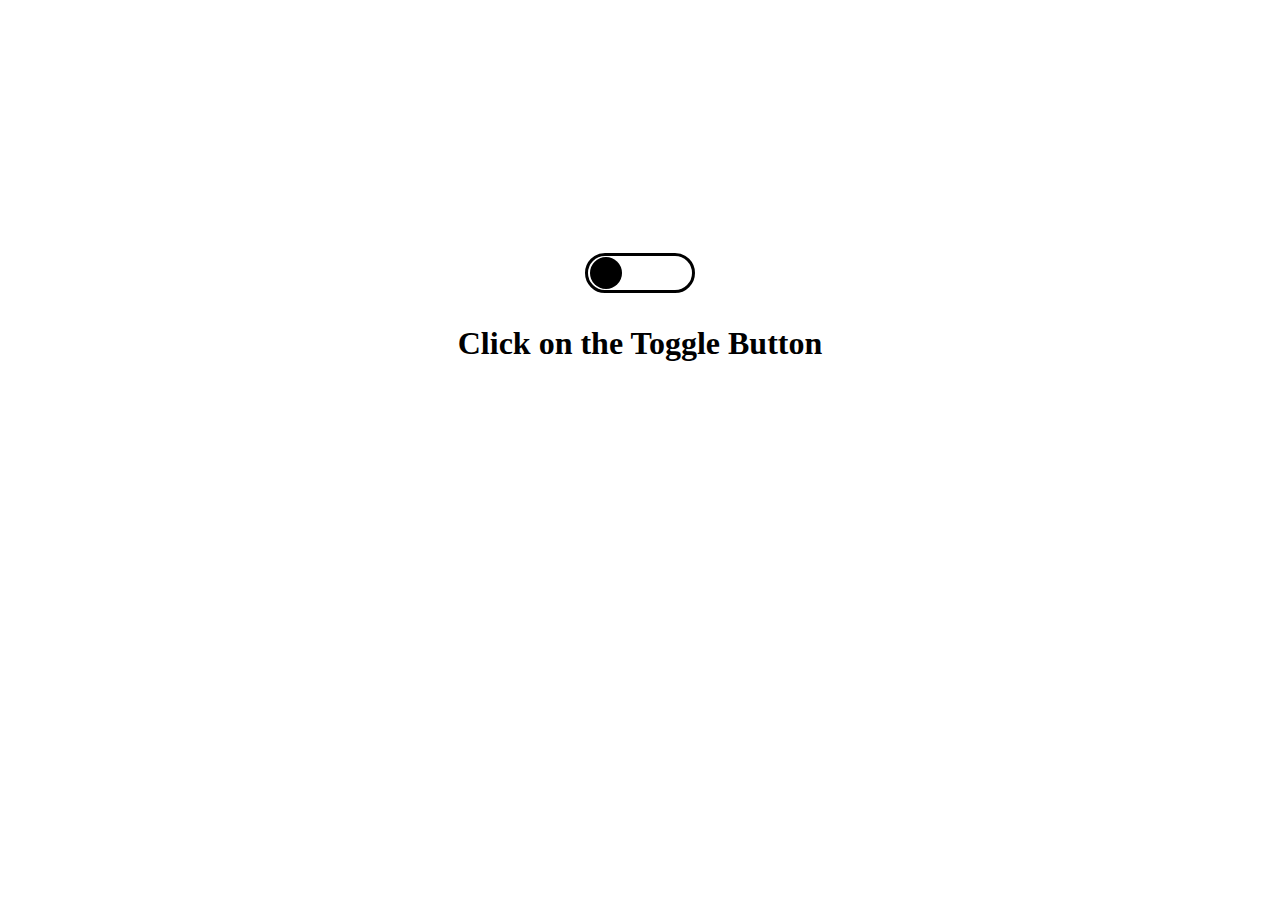
<file: Front End Projects/Toggle Mode/index.html>
<!DOCTYPE html>
<html>
  <head>
    <title>Toggle Mode</title>
    <link rel="stylesheet" href="./src/styles.css">
  </head>

  <body>
    <div id="app">
      <div id="triggerParent">
        <div id="trigger">
          <div id="triggerButton"></div>
        </div>
      </div>
      <div id="triggerText">
        Click on the Toggle Button
      </div>
    </div>

    <script src="src/index.js"></script>
  </body>
</html>
</file>
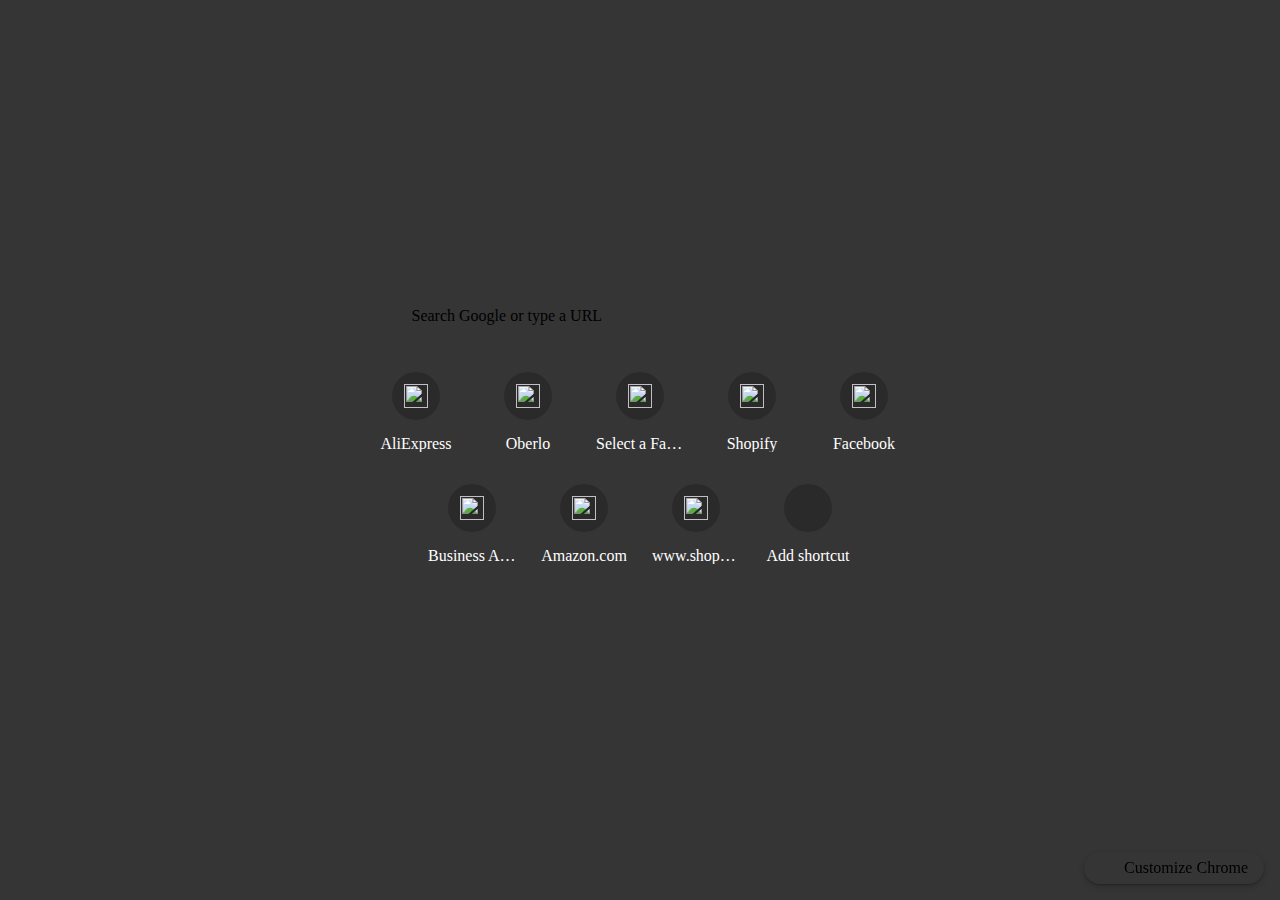
<file: Front End Projects/Music Player Project - Coding Ninjas Final/New Tab.html>
<!DOCTYPE html>
<!-- saved from url=(0022)chrome://new-tab-page/ -->
<html dir="ltr" lang="en" class="focus-outline-visible" lazy-loaded="true"><head><meta http-equiv="Content-Type" content="text/html; charset=UTF-8">
    
    <title>New Tab</title>
    <style>
      body {
        background: #353535;
        margin: 0;
      }

      #backgroundImage {
        border: none;
        height: 100%;
        pointer-events: none;
        position: fixed;
        top: 0;
        visibility: hidden;
        width: 100%;
      }

      [show-background-image] #backgroundImage {
        visibility: visible;
      }
    </style>
  
<custom-style>
  <style is="custom-style">
    html {

      /* Material Design color palette for Google products */

      --google-red-100-rgb: 244, 199, 195;  /* #f4c7c3 */
      --google-red-100: rgb(var(--google-red-100-rgb));
      --google-red-300-rgb: 230, 124, 115;  /* #e67c73 */
      --google-red-300: rgb(var(--google-red-300-rgb));
      --google-red-500-rgb: 219, 68, 55;  /* #db4437 */
      --google-red-500: rgb(var(--google-red-500-rgb));
      --google-red-700-rgb: 197, 57, 41;  /* #c53929 */
      --google-red-700: rgb(var(--google-red-700-rgb));

      --google-blue-100-rgb: 198, 218, 252;  /* #c6dafc */
      --google-blue-100: rgb(var(--google-blue-100-rgb));
      --google-blue-300-rgb: 123, 170, 247;  /* #7baaf7 */
      --google-blue-300: rgb(var(--google-blue-300-rgb));
      --google-blue-500-rgb: 66, 133, 244;  /* #4285f4 */
      --google-blue-500: rgb(var(--google-blue-500-rgb));
      --google-blue-700-rgb: 51, 103, 214;  /* #3367d6 */
      --google-blue-700: rgb(var(--google-blue-700-rgb));

      --google-green-100-rgb: 183, 225, 205;  /* #b7e1cd */
      --google-green-100: rgb(var(--google-green-100-rgb));
      --google-green-300-rgb: 87, 187, 138;  /* #57bb8a */
      --google-green-300: rgb(var(--google-green-300-rgb));
      --google-green-500-rgb: 15, 157, 88;  /* #0f9d58 */
      --google-green-500: rgb(var(--google-green-500-rgb));
      --google-green-700-rgb: 11, 128, 67;  /* #0b8043 */
      --google-green-700: rgb(var(--google-green-700-rgb));

      --google-yellow-100-rgb: 252, 232, 178;  /* #fce8b2 */
      --google-yellow-100: rgb(var(--google-yellow-100-rgb));
      --google-yellow-300-rgb: 247, 203, 77;  /* #f7cb4d */
      --google-yellow-300: rgb(var(--google-yellow-300-rgb));
      --google-yellow-500-rgb: 244, 180, 0;  /* #f4b400 */
      --google-yellow-500: rgb(var(--google-yellow-500-rgb));
      --google-yellow-700-rgb: 240, 147, 0;  /* #f09300 */
      --google-yellow-700: rgb(var(--google-yellow-700-rgb));

      --google-grey-100-rgb: 245, 245, 245;  /* #f5f5f5 */
      --google-grey-100: rgb(var(--google-grey-100-rgb));
      --google-grey-300-rgb: 224, 224, 224;  /* #e0e0e0 */
      --google-grey-300: rgb(var(--google-grey-300-rgb));
      --google-grey-500-rgb: 158, 158, 158;  /* #9e9e9e */
      --google-grey-500: rgb(var(--google-grey-500-rgb));
      --google-grey-700-rgb: 97, 97, 97;  /* #616161 */
      --google-grey-700: rgb(var(--google-grey-700-rgb));

      /* Material Design color palette from online spec document */

      --paper-red-50: #ffebee;
      --paper-red-100: #ffcdd2;
      --paper-red-200: #ef9a9a;
      --paper-red-300: #e57373;
      --paper-red-400: #ef5350;
      --paper-red-500: #f44336;
      --paper-red-600: #e53935;
      --paper-red-700: #d32f2f;
      --paper-red-800: #c62828;
      --paper-red-900: #b71c1c;
      --paper-red-a100: #ff8a80;
      --paper-red-a200: #ff5252;
      --paper-red-a400: #ff1744;
      --paper-red-a700: #d50000;

      --paper-light-blue-50: #e1f5fe;
      --paper-light-blue-100: #b3e5fc;
      --paper-light-blue-200: #81d4fa;
      --paper-light-blue-300: #4fc3f7;
      --paper-light-blue-400: #29b6f6;
      --paper-light-blue-500: #03a9f4;
      --paper-light-blue-600: #039be5;
      --paper-light-blue-700: #0288d1;
      --paper-light-blue-800: #0277bd;
      --paper-light-blue-900: #01579b;
      --paper-light-blue-a100: #80d8ff;
      --paper-light-blue-a200: #40c4ff;
      --paper-light-blue-a400: #00b0ff;
      --paper-light-blue-a700: #0091ea;

      --paper-yellow-50: #fffde7;
      --paper-yellow-100: #fff9c4;
      --paper-yellow-200: #fff59d;
      --paper-yellow-300: #fff176;
      --paper-yellow-400: #ffee58;
      --paper-yellow-500: #ffeb3b;
      --paper-yellow-600: #fdd835;
      --paper-yellow-700: #fbc02d;
      --paper-yellow-800: #f9a825;
      --paper-yellow-900: #f57f17;
      --paper-yellow-a100: #ffff8d;
      --paper-yellow-a200: #ffff00;
      --paper-yellow-a400: #ffea00;
      --paper-yellow-a700: #ffd600;

      --paper-orange-50: #fff3e0;
      --paper-orange-100: #ffe0b2;
      --paper-orange-200: #ffcc80;
      --paper-orange-300: #ffb74d;
      --paper-orange-400: #ffa726;
      --paper-orange-500: #ff9800;
      --paper-orange-600: #fb8c00;
      --paper-orange-700: #f57c00;
      --paper-orange-800: #ef6c00;
      --paper-orange-900: #e65100;
      --paper-orange-a100: #ffd180;
      --paper-orange-a200: #ffab40;
      --paper-orange-a400: #ff9100;
      --paper-orange-a700: #ff6500;

      --paper-grey-50: #fafafa;
      --paper-grey-100: #f5f5f5;
      --paper-grey-200: #eeeeee;
      --paper-grey-300: #e0e0e0;
      --paper-grey-400: #bdbdbd;
      --paper-grey-500: #9e9e9e;
      --paper-grey-600: #757575;
      --paper-grey-700: #616161;
      --paper-grey-800: #424242;
      --paper-grey-900: #212121;

      --paper-blue-grey-50: #eceff1;
      --paper-blue-grey-100: #cfd8dc;
      --paper-blue-grey-200: #b0bec5;
      --paper-blue-grey-300: #90a4ae;
      --paper-blue-grey-400: #78909c;
      --paper-blue-grey-500: #607d8b;
      --paper-blue-grey-600: #546e7a;
      --paper-blue-grey-700: #455a64;
      --paper-blue-grey-800: #37474f;
      --paper-blue-grey-900: #263238;

      /* opacity for dark text on a light background */
      --dark-divider-opacity: 0.12;
      --dark-disabled-opacity: 0.38; /* or hint text or icon */
      --dark-secondary-opacity: 0.54;
      --dark-primary-opacity: 0.87;

      /* opacity for light text on a dark background */
      --light-divider-opacity: 0.12;
      --light-disabled-opacity: 0.3; /* or hint text or icon */
      --light-secondary-opacity: 0.7;
      --light-primary-opacity: 1.0;

    }

  </style>
</custom-style>

<custom-style>
  <style>
html{--google-blue-50-rgb:232,240,254;--google-blue-50:rgb(var(--google-blue-50-rgb));--google-blue-100-rgb:210,227,252;--google-blue-100:rgb(var(--google-blue-100-rgb));--google-blue-200-rgb:174,203,250;--google-blue-200:rgb(var(--google-blue-200-rgb));--google-blue-300-rgb:138,180,248;--google-blue-300:rgb(var(--google-blue-300-rgb));--google-blue-400-rgb:102,157,246;--google-blue-400:rgb(var(--google-blue-400-rgb));--google-blue-500-rgb:66,133,244;--google-blue-500:rgb(var(--google-blue-500-rgb));--google-blue-600-rgb:26,115,232;--google-blue-600:rgb(var(--google-blue-600-rgb));--google-blue-700-rgb:25,103,210;--google-blue-700:rgb(var(--google-blue-700-rgb));--google-blue-800-rgb:24,90,188;--google-blue-800:rgb(var(--google-blue-800-rgb));--google-blue-900-rgb:23,78,166;--google-blue-900:rgb(var(--google-blue-900-rgb));--google-green-50-rgb:230,244,234;--google-green-50:rgb(var(--google-green-50-rgb));--google-green-200-rgb:168,218,181;--google-green-200:rgb(var(--google-green-200-rgb));--google-green-300-rgb:129,201,149;--google-green-300:rgb(var(--google-green-300-rgb));--google-green-400-rgb:91,185,116;--google-green-400:rgb(var(--google-green-400-rgb));--google-green-500-rgb:52,168,83;--google-green-500:rgb(var(--google-green-500-rgb));--google-green-600-rgb:30,142,62;--google-green-600:rgb(var(--google-green-600-rgb));--google-green-700-rgb:24,128,56;--google-green-700:rgb(var(--google-green-700-rgb));--google-green-800-rgb:19,115,51;--google-green-800:rgb(var(--google-green-800-rgb));--google-green-900-rgb:13,101,45;--google-green-900:rgb(var(--google-green-900-rgb));--google-grey-50-rgb:248,249,250;--google-grey-50:rgb(var(--google-grey-50-rgb));--google-grey-100-rgb:241,243,244;--google-grey-100:rgb(var(--google-grey-100-rgb));--google-grey-200-rgb:232,234,237;--google-grey-200:rgb(var(--google-grey-200-rgb));--google-grey-300-rgb:218,220,224;--google-grey-300:rgb(var(--google-grey-300-rgb));--google-grey-400-rgb:189,193,198;--google-grey-400:rgb(var(--google-grey-400-rgb));--google-grey-500-rgb:154,160,166;--google-grey-500:rgb(var(--google-grey-500-rgb));--google-grey-600-rgb:128,134,139;--google-grey-600:rgb(var(--google-grey-600-rgb));--google-grey-700-rgb:95,99,104;--google-grey-700:rgb(var(--google-grey-700-rgb));--google-grey-800-rgb:60,64,67;--google-grey-800:rgb(var(--google-grey-800-rgb));--google-grey-900-rgb:32,33,36;--google-grey-900:rgb(var(--google-grey-900-rgb));--google-grey-900-white-4-percent:#292a2d;--google-purple-200-rgb:215,174,251;--google-purple-200:rgb(var(--google-purple-200-rgb));--google-purple-900-rgb:104,29,168;--google-purple-900:rgb(var(--google-purple-900-rgb));--google-red-300-rgb:242,139,130;--google-red-300:rgb(var(--google-red-300-rgb));--google-red-500-rgb:234,67,53;--google-red-500:rgb(var(--google-red-500-rgb));--google-red-600-rgb:217,48,37;--google-red-600:rgb(var(--google-red-600-rgb));--google-yellow-50-rgb:254,247,224;--google-yellow-50:rgb(var(--google-yellow-50-rgb));--google-yellow-100-rgb:254,239,195;--google-yellow-100:rgb(var(--google-yellow-100-rgb));--google-yellow-200-rgb:253,226,147;--google-yellow-200:rgb(var(--google-yellow-200-rgb));--google-yellow-300-rgb:253,214,51;--google-yellow-300:rgb(var(--google-yellow-300-rgb));--google-yellow-400-rgb:252,201,52;--google-yellow-400:rgb(var(--google-yellow-400-rgb));--google-yellow-500-rgb:251,188,4;--google-yellow-500:rgb(var(--google-yellow-500-rgb));--cr-primary-text-color:var(--google-grey-900);--cr-secondary-text-color:var(--google-grey-700);--cr-card-background-color:white;--cr-shadow-color:var(--google-grey-800);--cr-shadow-key-color_:color-mix(in srgb, var(--cr-shadow-color) 30%, transparent);--cr-shadow-ambient-color_:color-mix(in srgb, var(--cr-shadow-color) 15%, transparent);--cr-elevation-1:var(--cr-shadow-key-color_) 0 1px 2px 0,var(--cr-shadow-ambient-color_) 0 1px 3px 1px;--cr-elevation-2:var(--cr-shadow-key-color_) 0 1px 2px 0,var(--cr-shadow-ambient-color_) 0 2px 6px 2px;--cr-elevation-3:var(--cr-shadow-key-color_) 0 1px 3px 0,var(--cr-shadow-ambient-color_) 0 4px 8px 3px;--cr-elevation-4:var(--cr-shadow-key-color_) 0 2px 3px 0,var(--cr-shadow-ambient-color_) 0 6px 10px 4px;--cr-elevation-5:var(--cr-shadow-key-color_) 0 4px 4px 0,var(--cr-shadow-ambient-color_) 0 8px 12px 6px;--cr-card-shadow:var(--cr-elevation-2);--cr-checked-color:var(--google-blue-600);--cr-focused-item-color:var(--google-grey-300);--cr-form-field-label-color:var(--google-grey-700);--cr-hairline-rgb:0,0,0;--cr-iph-anchor-highlight-color:rgba(var(--google-blue-600-rgb), 0.1);--cr-link-color:var(--google-blue-700);--cr-menu-background-color:white;--cr-menu-background-focus-color:var(--google-grey-400);--cr-menu-shadow:0 2px 6px var(--paper-grey-500);--cr-separator-color:rgba(0, 0, 0, .06);--cr-title-text-color:rgb(90, 90, 90);--cr-toolbar-background-color:white;--cr-hover-background-color:rgba(var(--google-grey-900-rgb), .1);--cr-active-background-color:rgba(var(--google-grey-900-rgb), .16);--cr-focus-outline-color:rgba(var(--google-blue-600-rgb), .4)}@media (prefers-color-scheme:dark){html{--cr-primary-text-color:var(--google-grey-200);--cr-secondary-text-color:var(--google-grey-500);--cr-card-background-color:var(--google-grey-900-white-4-percent);--cr-card-shadow-color-rgb:0,0,0;--cr-checked-color:var(--google-blue-300);--cr-focused-item-color:var(--google-grey-800);--cr-form-field-label-color:var(--dark-secondary-color);--cr-hairline-rgb:255,255,255;--cr-iph-anchor-highlight-color:rgba(var(--google-grey-100-rgb), 0.1);--cr-link-color:var(--google-blue-300);--cr-menu-background-color:var(--google-grey-900);--cr-menu-background-focus-color:var(--google-grey-700);--cr-menu-background-sheen:rgba(255, 255, 255, .06);--cr-menu-shadow:rgba(0, 0, 0, .3) 0 1px 2px 0,rgba(0, 0, 0, .15) 0 3px 6px 2px;--cr-separator-color:rgba(255, 255, 255, .1);--cr-title-text-color:var(--cr-primary-text-color);--cr-toolbar-background-color:var(--google-grey-900-white-4-percent);--cr-hover-background-color:rgba(255, 255, 255, .1);--cr-active-background-color:rgba(var(--google-grey-200-rgb), .16);--cr-focus-outline-color:rgba(var(--google-blue-300-rgb), .4)}}@media (forced-colors:active){html{--cr-focus-outline-hcm:2px solid transparent;--cr-border-hcm:2px solid transparent}}html{--cr-button-edge-spacing:12px;--cr-button-height:32px;--cr-controlled-by-spacing:24px;--cr-default-input-max-width:264px;--cr-icon-ripple-size:36px;--cr-icon-ripple-padding:8px;--cr-icon-size:20px;--cr-icon-button-margin-start:16px;--cr-icon-ripple-margin:calc(var(--cr-icon-ripple-padding) * -1);--cr-section-min-height:48px;--cr-section-two-line-min-height:64px;--cr-section-padding:20px;--cr-section-vertical-padding:12px;--cr-section-indent-width:40px;--cr-section-indent-padding:calc(
      var(--cr-section-padding) + var(--cr-section-indent-width));--cr-section-vertical-margin:21px;--cr-centered-card-max-width:680px;--cr-centered-card-width-percentage:0.96;--cr-hairline:1px solid rgba(var(--cr-hairline-rgb), .14);--cr-separator-height:1px;--cr-separator-line:var(--cr-separator-height) solid var(--cr-separator-color);--cr-toolbar-overlay-animation-duration:150ms;--cr-toolbar-height:56px;--cr-container-shadow-height:6px;--cr-container-shadow-margin:calc(-1 * var(--cr-container-shadow-height));--cr-container-shadow-max-opacity:1;--cr-card-border-radius:8px;--cr-disabled-opacity:.38;--cr-form-field-bottom-spacing:16px;--cr-form-field-label-font-size:.625rem;--cr-form-field-label-height:1em;--cr-form-field-label-line-height:1}html[chrome-refresh-2023]{--cr-fallback-color-outline:rgb(116, 119, 117);--cr-fallback-color-primary:rgb(11, 87, 208);--cr-fallback-color-on-primary:rgb(255, 255, 255);--cr-fallback-color-primary-container:rgb(211, 227, 253);--cr-fallback-color-on-primary-container:rgb(4, 30, 73);--cr-fallback-color-secondary-container:rgb(194, 231, 255);--cr-fallback-color-on-secondary-container:rgb(0, 29, 53);--cr-fallback-color-neutral-container:rgb(242, 242, 242);--cr-fallback-color-surface:rgb(255, 255, 255);--cr-fallback-color-on-surface-rgb:31,31,31;--cr-fallback-color-on-surface:rgb(var(--cr-fallback-color-on-surface-rgb));--cr-fallback-color-surface-variant:rgb(225, 227, 225);--cr-fallback-color-on-surface-variant:rgb(68, 71, 70);--cr-fallback-color-on-surface-subtle:rgb(71, 71, 71);--cr-fallback-color-inverse-primary:rgb(168, 199, 250);--cr-fallback-color-inverse-surface:rgb(48, 48, 48);--cr-fallback-color-inverse-on-surface:rgb(242, 242, 242);--cr-fallback-color-tonal-container:rgb(211, 227, 253);--cr-fallback-color-on-tonal-container:rgb(4, 30, 73);--cr-fallback-color-tonal-outline:rgb(168, 199, 250);--cr-fallback-color-error:rgb(179, 38, 30);--cr-fallback-color-divider:rgb(211, 227, 253);--cr-fallback-color-state-hover-on-prominent_:rgba(253, 252, 251, .1);--cr-fallback-color-state-on-subtle-rgb_:31,31,31;--cr-fallback-color-state-hover-on-subtle_:rgba(
      var(--cr-fallback-color-state-on-subtle-rgb_), .06);--cr-fallback-color-state-ripple-neutral-on-subtle_:rgba(
      var(--cr-fallback-color-state-on-subtle-rgb_), .08);--cr-fallback-color-base-container:rgba(105, 145, 214, .12);--cr-fallback-color-disabled-background:rgba(
      var(--cr-fallback-color-on-surface-rgb), .12);--cr-fallback-color-disabled-foreground:rgba(
      var(--cr-fallback-color-on-surface-rgb), var(--cr-disabled-opacity));--cr-hover-background-color:var(--color-sys-state-hover,
      rgba(var(--cr-fallback-color-on-surface-rgb), .08));--cr-hover-on-prominent-background-color:var(
      --color-sys-state-hover-on-prominent,
      var(--cr-fallback-color-state-hover-on-prominent_));--cr-hover-on-subtle-background-color:var(
      --color-sys-state-hover-on-subtle,
      var(--cr-fallback-color-state-hover-on-subtle_));--cr-active-background-color:var(--color-sys-state-pressed,
      rgba(var(--cr-fallback-color-on-surface-rgb), .12));--cr-active-neutral-on-subtle-background-color:var(
      --color-sys-state-ripple-neutral-on-subtle,
      var(--cr-fallback-color-state-ripple-neutral-on-subtle_));--cr-focus-outline-color:var(--color-sys-state-focus-ring,
      var(--cr-fallback-color-primary));--cr-primary-text-color:var(--color-primary-foreground,
      var(--cr-fallback-color-on-surface));--cr-secondary-text-color:var(--color-secondary-foreground,
      var(--cr-fallback-color-on-surface-variant));--cr-button-height:36px;--cr-shadow-color:var(--color-sys-shadow, rgb(0, 0, 0))}@media (prefers-color-scheme:dark){html[chrome-refresh-2023]{--cr-fallback-color-outline:rgb(142, 145, 143);--cr-fallback-color-primary:rgb(168, 199, 250);--cr-fallback-color-on-primary:rgb(6, 46, 111);--cr-fallback-color-primary-container:rgb(8, 66, 160);--cr-fallback-color-on-primary-container:rgb(211, 227, 253);--cr-fallback-color-secondary-container:rgb(0, 74, 119);--cr-fallback-color-on-secondary-container:rgb(194, 231, 255);--cr-fallback-color-neutral-container:rgb(42, 42, 42);--cr-fallback-color-surface:rgb(26, 27, 30);--cr-fallback-color-on-surface-rgb:227,227,227;--cr-fallback-color-surface-variant:rgb(68, 71, 70);--cr-fallback-color-on-surface-variant:rgb(196, 199, 197);--cr-fallback-color-on-surface-subtle:rgb(199, 199, 199);--cr-fallback-color-inverse-primary:rgb(11, 87, 208);--cr-fallback-color-inverse-surface:rgb(227, 227, 227);--cr-fallback-color-inverse-on-surface:rgb(31, 31, 31);--cr-fallback-color-tonal-container:rgb(0, 74, 119);--cr-fallback-color-on-tonal-container:rgb(194, 231, 255);--cr-fallback-color-tonal-outline:rgb(0, 99, 155);--cr-fallback-color-error:rgb(242, 184, 181);--cr-fallback-color-divider:rgb(71, 71, 71);--cr-fallback-color-state-hover-on-prominent_:rgba(31, 31, 31, .06);--cr-fallback-color-state-on-subtle-rgb_:253,252,251;--cr-fallback-color-state-hover-on-subtle_:rgba(
        var(--cr-fallback-color-state-on-subtle-rgb_), .10);--cr-fallback-color-state-ripple-neutral-on-subtle_:rgba(
        var(--cr-fallback-color-state-on-subtle-rgb_), .16);--cr-fallback-color-base-container:rgba(40, 40, 40, 1)}}@media (forced-colors:active){html[chrome-refresh-2023]{--cr-fallback-color-disabled-background:Canvas;--cr-fallback-color-disabled-foreground:GrayText}}
  </style>
</custom-style>

<iron-iconset-svg name="cr20" size="20" style="display: none;">
  <svg>
    <defs>
      
      <g id="block">
        <path fill-rule="evenodd" clip-rule="evenodd" d="M10 0C4.48 0 0 4.48 0 10C0 15.52 4.48 20 10 20C15.52 20 20 15.52 20 10C20 4.48 15.52 0 10 0ZM2 10C2 5.58 5.58 2 10 2C11.85 2 13.55 2.63 14.9 3.69L3.69 14.9C2.63 13.55 2 11.85 2 10ZM5.1 16.31C6.45 17.37 8.15 18 10 18C14.42 18 18 14.42 18 10C18 8.15 17.37 6.45 16.31 5.1L5.1 16.31Z">
        </path>
      </g>
      <g id="cloud-off">
        <path d="M16 18.125L13.875 16H5C3.88889 16 2.94444 15.6111 2.16667 14.8333C1.38889 14.0556 1 13.1111 1 12C1 10.9444 1.36111 10.0347 2.08333 9.27083C2.80556 8.50694 3.6875 8.09028 4.72917 8.02083C4.77083 7.86805 4.8125 7.72222 4.85417 7.58333C4.90972 7.44444 4.97222 7.30555 5.04167 7.16667L1.875 4L2.9375 2.9375L17.0625 17.0625L16 18.125ZM5 14.5H12.375L6.20833 8.33333C6.15278 8.51389 6.09722 8.70139 6.04167 8.89583C6 9.07639 5.95139 9.25694 5.89583 9.4375L4.83333 9.52083C4.16667 9.57639 3.61111 9.84028 3.16667 10.3125C2.72222 10.7708 2.5 11.3333 2.5 12C2.5 12.6944 2.74306 13.2847 3.22917 13.7708C3.71528 14.2569 4.30556 14.5 5 14.5ZM17.5 15.375L16.3958 14.2917C16.7153 14.125 16.9792 13.8819 17.1875 13.5625C17.3958 13.2431 17.5 12.8889 17.5 12.5C17.5 11.9444 17.3056 11.4722 16.9167 11.0833C16.5278 10.6944 16.0556 10.5 15.5 10.5H14.125L14 9.14583C13.9028 8.11806 13.4722 7.25694 12.7083 6.5625C11.9444 5.85417 11.0417 5.5 10 5.5C9.65278 5.5 9.31944 5.54167 9 5.625C8.69444 5.70833 8.39583 5.82639 8.10417 5.97917L7.02083 4.89583C7.46528 4.61806 7.93056 4.40278 8.41667 4.25C8.91667 4.08333 9.44444 4 10 4C11.4306 4 12.6736 4.48611 13.7292 5.45833C14.7847 6.41667 15.375 7.59722 15.5 9C16.4722 9 17.2986 9.34028 17.9792 10.0208C18.6597 10.7014 19 11.5278 19 12.5C19 13.0972 18.8611 13.6458 18.5833 14.1458C18.3194 14.6458 17.9583 15.0556 17.5 15.375Z">
        </path>
      </g>
      <g id="domain">
        <path d="M2,3 L2,17 L11.8267655,17 L13.7904799,17 L18,17 L18,7 L12,7 L12,3 L2,3 Z M8,13 L10,13 L10,15 L8,15 L8,13 Z M4,13 L6,13 L6,15 L4,15 L4,13 Z M8,9 L10,9 L10,11 L8,11 L8,9 Z M4,9 L6,9 L6,11 L4,11 L4,9 Z M12,9 L16,9 L16,15 L12,15 L12,9 Z M12,11 L14,11 L14,13 L12,13 L12,11 Z M8,5 L10,5 L10,7 L8,7 L8,5 Z M4,5 L6,5 L6,7 L4,7 L4,5 Z">
        </path>
      </g>
      <g id="kite">
        <path fill-rule="evenodd" clip-rule="evenodd" d="M4.6327 8.00094L10.3199 2L16 8.00094L10.1848 16.8673C10.0995 16.9873 10.0071 17.1074 9.90047 17.2199C9.42417 17.7225 8.79147 18 8.11611 18C7.44076 18 6.80806 17.7225 6.33175 17.2199C5.85545 16.7173 5.59242 16.0497 5.59242 15.3371C5.59242 14.977 5.46445 14.647 5.22275 14.3919C4.98104 14.1369 4.66825 14.0019 4.32701 14.0019H4V12.6667H4.32701C5.00237 12.6667 5.63507 12.9442 6.11137 13.4468C6.58768 13.9494 6.85071 14.617 6.85071 15.3296C6.85071 15.6896 6.97867 16.0197 7.22038 16.2747C7.46209 16.5298 7.77488 16.6648 8.11611 16.6648C8.45735 16.6648 8.77014 16.5223 9.01185 16.2747C9.02396 16.2601 9.03607 16.246 9.04808 16.2319C9.08541 16.1883 9.12176 16.1458 9.15403 16.0947L9.55213 15.4946L4.6327 8.00094ZM10.3199 13.9371L6.53802 8.17116L10.3199 4.1814L14.0963 8.17103L10.3199 13.9371Z">
        </path>
      </g>
      <g id="menu">
        <path d="M2 4h16v2H2zM2 9h16v2H2zM2 14h16v2H2z"></path>
      </g>
      
  </defs></svg>
</iron-iconset-svg>


<iron-iconset-svg name="cr" size="24" style="display: none;">
  <svg>
    <defs>
      
      <g id="account-child-invert" viewBox="0 0 48 48">
        <path d="M24 4c3.31 0 6 2.69 6 6s-2.69 6-6 6-6-2.69-6-6 2.69-6 6-6z"></path>
        <path fill="none" d="M0 0h48v48H0V0z"></path>
        <circle fill="none" cx="24" cy="26" r="4"></circle>
        <path d="M24 18c-6.16 0-13 3.12-13 7.23v11.54c0 2.32 2.19 4.33 5.2 5.63 2.32 1 5.12 1.59 7.8 1.59.66 0 1.33-.06 2-.14v-5.2c-.67.08-1.34.14-2 .14-2.63 0-5.39-.57-7.68-1.55.67-2.12 4.34-3.65 7.68-3.65.86 0 1.75.11 2.6.29 2.79.62 5.2 2.15 5.2 4.04v4.47c3.01-1.31 5.2-3.31 5.2-5.63V25.23C37 21.12 30.16 18 24 18zm0 12c-2.21 0-4-1.79-4-4s1.79-4 4-4 4 1.79 4 4-1.79 4-4 4z">
        </path>
      </g>
      <g id="add">
        <path d="M19 13h-6v6h-2v-6H5v-2h6V5h2v6h6v2z"></path>
      </g>
      <g id="arrow-back">
        <path d="M20 11H7.83l5.59-5.59L12 4l-8 8 8 8 1.41-1.41L7.83 13H20v-2z">
        </path>
      </g>
      <g id="arrow-drop-up">
        <path d="M7 14l5-5 5 5z"></path>
      </g>
      <g id="arrow-drop-down">
        <path d="M7 10l5 5 5-5z"></path>
      </g>
      <g id="arrow-forward">
        <path d="M12 4l-1.41 1.41L16.17 11H4v2h12.17l-5.58 5.59L12 20l8-8z">
        </path>
      </g>
      <g id="arrow-right">
        <path d="M10 7l5 5-5 5z"></path>
      </g>
      
      <g id="cancel">
        <path d="M12 2C6.47 2 2 6.47 2 12s4.47 10 10 10 10-4.47 10-10S17.53 2 12 2zm5 13.59L15.59 17 12 13.41 8.41 17 7 15.59 10.59 12 7 8.41 8.41 7 12 10.59 15.59 7 17 8.41 13.41 12 17 15.59z">
        </path>
      </g>
      <g id="check">
        <path d="M9 16.17L4.83 12l-1.42 1.41L9 19 21 7l-1.41-1.41z"></path>
      </g>
      <g id="check-circle">
        <path d="M12 2C6.48 2 2 6.48 2 12s4.48 10 10 10 10-4.48 10-10S17.52 2 12 2zm-2 15l-5-5 1.41-1.41L10 14.17l7.59-7.59L19 8l-9 9z">
        </path>
      </g>
      <g id="chevron-left">
        <path d="M15.41 7.41L14 6l-6 6 6 6 1.41-1.41L10.83 12z"></path>
      </g>
      <g id="chevron-right">
        <path d="M10 6L8.59 7.41 13.17 12l-4.58 4.59L10 18l6-6z"></path>
      </g>
      <g id="clear">
        <path d="M19 6.41L17.59 5 12 10.59 6.41 5 5 6.41 10.59 12 5 17.59 6.41 19 12 13.41 17.59 19 19 17.59 13.41 12z">
        </path>
      </g>
      <g id="close">
        <path d="M19 6.41L17.59 5 12 10.59 6.41 5 5 6.41 10.59 12 5 17.59 6.41 19 12 13.41 17.59 19 19 17.59 13.41 12z">
        </path>
      </g>
      <g id="computer">
        <path d="M20 18c1.1 0 1.99-.9 1.99-2L22 6c0-1.1-.9-2-2-2H4c-1.1 0-2 .9-2 2v10c0 1.1.9 2 2 2H0v2h24v-2h-4zM4 6h16v10H4V6z">
        </path>
      </g>
      <g id="create">
        <path d="M3 17.25V21h3.75L17.81 9.94l-3.75-3.75L3 17.25zM20.71 7.04c.39-.39.39-1.02 0-1.41l-2.34-2.34c-.39-.39-1.02-.39-1.41 0l-1.83 1.83 3.75 3.75 1.83-1.83z">
        </path>
      </g>
      <g id="delete">
        <path d="M6 19c0 1.1.9 2 2 2h8c1.1 0 2-.9 2-2V7H6v12zM19 4h-3.5l-1-1h-5l-1 1H5v2h14V4z">
        </path>
      </g>
      <g id="domain">
        <path d="M12 7V3H2v18h20V7H12zM6 19H4v-2h2v2zm0-4H4v-2h2v2zm0-4H4V9h2v2zm0-4H4V5h2v2zm4 12H8v-2h2v2zm0-4H8v-2h2v2zm0-4H8V9h2v2zm0-4H8V5h2v2zm10 12h-8v-2h2v-2h-2v-2h2v-2h-2V9h8v10zm-2-8h-2v2h2v-2zm0 4h-2v2h2v-2z">
        </path>
      </g>
      <g id="error">
        <path d="M12 2C6.48 2 2 6.48 2 12s4.48 10 10 10 10-4.48 10-10S17.52 2 12 2zm1 15h-2v-2h2v2zm0-4h-2V7h2v6z">
        </path>
      </g>
      <g id="error-outline">
        <path d="M11 15h2v2h-2zm0-8h2v6h-2zm.99-5C6.47 2 2 6.48 2 12s4.47 10 9.99 10C17.52 22 22 17.52 22 12S17.52 2 11.99 2zM12 20c-4.42 0-8-3.58-8-8s3.58-8 8-8 8 3.58 8 8-3.58 8-8 8z">
        </path>
      </g>
      <g id="expand-less">
        <path d="M12 8l-6 6 1.41 1.41L12 10.83l4.59 4.58L18 14z"></path>
      </g>
      <g id="expand-more">
        <path d="M16.59 8.59L12 13.17 7.41 8.59 6 10l6 6 6-6z"></path>
      </g>
      <g id="extension">
        <path d="M20.5 11H19V7c0-1.1-.9-2-2-2h-4V3.5C13 2.12 11.88 1 10.5 1S8 2.12 8 3.5V5H4c-1.1 0-1.99.9-1.99 2v3.8H3.5c1.49 0 2.7 1.21 2.7 2.7s-1.21 2.7-2.7 2.7H2V20c0 1.1.9 2 2 2h3.8v-1.5c0-1.49 1.21-2.7 2.7-2.7 1.49 0 2.7 1.21 2.7 2.7V22H17c1.1 0 2-.9 2-2v-4h1.5c1.38 0 2.5-1.12 2.5-2.5S21.88 11 20.5 11z">
        </path>
      </g>
      <g id="file-download">
        <path d="M19 9h-4V3H9v6H5l7 7 7-7zM5 18v2h14v-2H5z"></path>
      </g>
      
      <g id="fullscreen">
        <path d="M7 14H5v5h5v-2H7v-3zm-2-4h2V7h3V5H5v5zm12 7h-3v2h5v-5h-2v3zM14 5v2h3v3h2V5h-5z">
        </path>
      </g>
      <g id="group">
        <path d="M16 11c1.66 0 2.99-1.34 2.99-3S17.66 5 16 5c-1.66 0-3 1.34-3 3s1.34 3 3 3zm-8 0c1.66 0 2.99-1.34 2.99-3S9.66 5 8 5C6.34 5 5 6.34 5 8s1.34 3 3 3zm0 2c-2.33 0-7 1.17-7 3.5V19h14v-2.5c0-2.33-4.67-3.5-7-3.5zm8 0c-.29 0-.62.02-.97.05 1.16.84 1.97 1.97 1.97 3.45V19h6v-2.5c0-2.33-4.67-3.5-7-3.5z">
        </path>
      </g>
      <g id="help-outline">
        <path d="M11 18h2v-2h-2v2zm1-16C6.48 2 2 6.48 2 12s4.48 10 10 10 10-4.48 10-10S17.52 2 12 2zm0 18c-4.41 0-8-3.59-8-8s3.59-8 8-8 8 3.59 8 8-3.59 8-8 8zm0-14c-2.21 0-4 1.79-4 4h2c0-1.1.9-2 2-2s2 .9 2 2c0 2-3 1.75-3 5h2c0-2.25 3-2.5 3-5 0-2.21-1.79-4-4-4z">
        </path>
      </g>
      <g id="info">
        <path d="M12 2C6.48 2 2 6.48 2 12s4.48 10 10 10 10-4.48 10-10S17.52 2 12 2zm1 15h-2v-6h2v6zm0-8h-2V7h2v2z">
        </path>
      </g>
      <g id="info-outline">
        <path d="M11 17h2v-6h-2v6zm1-15C6.48 2 2 6.48 2 12s4.48 10 10 10 10-4.48 10-10S17.52 2 12 2zm0 18c-4.41 0-8-3.59-8-8s3.59-8 8-8 8 3.59 8 8-3.59 8-8 8zM11 9h2V7h-2v2z">
        </path>
      </g>
      <g id="insert-drive-file">
        <path d="M6 2c-1.1 0-1.99.9-1.99 2L4 20c0 1.1.89 2 1.99 2H18c1.1 0 2-.9 2-2V8l-6-6H6zm7 7V3.5L18.5 9H13z">
        </path>
      </g>
      <g id="location-on">
        <path d="M12 2C8.13 2 5 5.13 5 9c0 5.25 7 13 7 13s7-7.75 7-13c0-3.87-3.13-7-7-7zm0 9.5c-1.38 0-2.5-1.12-2.5-2.5s1.12-2.5 2.5-2.5 2.5 1.12 2.5 2.5-1.12 2.5-2.5 2.5z">
        </path>
      </g>
      <g id="mic">
        <path d="M12 14c1.66 0 2.99-1.34 2.99-3L15 5c0-1.66-1.34-3-3-3S9 3.34 9 5v6c0 1.66 1.34 3 3 3zm5.3-3c0 3-2.54 5.1-5.3 5.1S6.7 14 6.7 11H5c0 3.41 2.72 6.23 6 6.72V21h2v-3.28c3.28-.48 6-3.3 6-6.72h-1.7z">
        </path>
      </g>
      <g id="more-vert">
        <path d="M12 8c1.1 0 2-.9 2-2s-.9-2-2-2-2 .9-2 2 .9 2 2 2zm0 2c-1.1 0-2 .9-2 2s.9 2 2 2 2-.9 2-2-.9-2-2-2zm0 6c-1.1 0-2 .9-2 2s.9 2 2 2 2-.9 2-2-.9-2-2-2z">
        </path>
      </g>
      <g id="open-in-new">
        <path d="M19 19H5V5h7V3H5c-1.11 0-2 .9-2 2v14c0 1.1.89 2 2 2h14c1.1 0 2-.9 2-2v-7h-2v7zM14 3v2h3.59l-9.83 9.83 1.41 1.41L19 6.41V10h2V3h-7z">
        </path>
      </g>
      <g id="person">
        <path d="M12 12c2.21 0 4-1.79 4-4s-1.79-4-4-4-4 1.79-4 4 1.79 4 4 4zm0 2c-2.67 0-8 1.34-8 4v2h16v-2c0-2.66-5.33-4-8-4z">
        </path>
      </g>
      <g id="phonelink">
        <path d="M4 6h18V4H4c-1.1 0-2 .9-2 2v11H0v3h14v-3H4V6zm19 2h-6c-.55 0-1 .45-1 1v10c0 .55.45 1 1 1h6c.55 0 1-.45 1-1V9c0-.55-.45-1-1-1zm-1 9h-4v-7h4v7z">
        </path>
      </g>
      <g id="print">
        <path d="M19 8H5c-1.66 0-3 1.34-3 3v6h4v4h12v-4h4v-6c0-1.66-1.34-3-3-3zm-3 11H8v-5h8v5zm3-7c-.55 0-1-.45-1-1s.45-1 1-1 1 .45 1 1-.45 1-1 1zm-1-9H6v4h12V3z">
        </path>
      </g>
      <g id="schedule">
        <path d="M11.99 2C6.47 2 2 6.48 2 12s4.47 10 9.99 10C17.52 22 22 17.52 22 12S17.52 2 11.99 2zM12 20c-4.42 0-8-3.58-8-8s3.58-8 8-8 8 3.58 8 8-3.58 8-8 8zm.5-13H11v6l5.25 3.15.75-1.23-4.5-2.67z">
        </path>
      </g>
      <g id="search">
        <path d="M15.5 14h-.79l-.28-.27C15.41 12.59 16 11.11 16 9.5 16 5.91 13.09 3 9.5 3S3 5.91 3 9.5 5.91 16 9.5 16c1.61 0 3.09-.59 4.23-1.57l.27.28v.79l5 4.99L20.49 19l-4.99-5zm-6 0C7.01 14 5 11.99 5 9.5S7.01 5 9.5 5 14 7.01 14 9.5 11.99 14 9.5 14z">
        </path>
      </g>
      <g id="security">
        <path d="M12 1L3 5v6c0 5.55 3.84 10.74 9 12 5.16-1.26 9-6.45 9-12V5l-9-4zm0 10.99h7c-.53 4.12-3.28 7.79-7 8.94V12H5V6.3l7-3.11v8.8z">
        </path>
      </g>
      
      
      <g id="settings_icon">
        <path d="M19.43 12.98c.04-.32.07-.64.07-.98s-.03-.66-.07-.98l2.11-1.65c.19-.15.24-.42.12-.64l-2-3.46c-.12-.22-.39-.3-.61-.22l-2.49 1c-.52-.4-1.08-.73-1.69-.98l-.38-2.65C14.46 2.18 14.25 2 14 2h-4c-.25 0-.46.18-.49.42l-.38 2.65c-.61.25-1.17.59-1.69.98l-2.49-1c-.23-.09-.49 0-.61.22l-2 3.46c-.13.22-.07.49.12.64l2.11 1.65c-.04.32-.07.65-.07.98s.03.66.07.98l-2.11 1.65c-.19.15-.24.42-.12.64l2 3.46c.12.22.39.3.61.22l2.49-1c.52.4 1.08.73 1.69.98l.38 2.65c.03.24.24.42.49.42h4c.25 0 .46-.18.49-.42l.38-2.65c.61-.25 1.17-.59 1.69-.98l2.49 1c.23.09.49 0 .61-.22l2-3.46c.12-.22.07-.49-.12-.64l-2.11-1.65zM12 15.5c-1.93 0-3.5-1.57-3.5-3.5s1.57-3.5 3.5-3.5 3.5 1.57 3.5 3.5-1.57 3.5-3.5 3.5z">
        </path>
      </g>
      <g id="star">
        <path d="M12 17.27L18.18 21l-1.64-7.03L22 9.24l-7.19-.61L12 2 9.19 8.63 2 9.24l5.46 4.73L5.82 21z">
        </path>
      </g>
      <g id="sync">
        <path d="M12 4V1L8 5l4 4V6c3.31 0 6 2.69 6 6 0 1.01-.25 1.97-.7 2.8l1.46 1.46C19.54 15.03 20 13.57 20 12c0-4.42-3.58-8-8-8zm0 14c-3.31 0-6-2.69-6-6 0-1.01.25-1.97.7-2.8L5.24 7.74C4.46 8.97 4 10.43 4 12c0 4.42 3.58 8 8 8v3l4-4-4-4v3z">
        </path>
      </g>
      <g id="videocam">
        <path d="M17 10.5V7c0-.55-.45-1-1-1H4c-.55 0-1 .45-1 1v10c0 .55.45 1 1 1h12c.55 0 1-.45 1-1v-3.5l4 4v-11l-4 4z">
        </path>
      </g>
      <g id="warning">
        <path d="M1 21h22L12 2 1 21zm12-3h-2v-2h2v2zm0-4h-2v-4h2v4z"></path>
      </g>
    </defs>
  </svg>
</iron-iconset-svg>
<iron-iconset-svg name="iph" size="24" style="display: none;">
  <svg>
    <defs>
      
      <g id="celebration">
        <path fill="none" d="M0 0h20v20H0z"></path>
        <path fill-rule="evenodd" d="m2 22 14-5-9-9-5 14Zm10.35-5.82L5.3 18.7l2.52-7.05 4.53 4.53ZM14.53 12.53l5.59-5.59a1.25 1.25 0 0 1 1.77 0l.59.59 1.06-1.06-.59-.59a2.758 2.758 0 0 0-3.89 0l-5.59 5.59 1.06 1.06ZM10.06 6.88l-.59.59 1.06 1.06.59-.59a2.758 2.758 0 0 0 0-3.89l-.59-.59-1.06 1.07.59.59c.48.48.48 1.28 0 1.76ZM17.06 11.88l-1.59 1.59 1.06 1.06 1.59-1.59a1.25 1.25 0 0 1 1.77 0l1.61 1.61 1.06-1.06-1.61-1.61a2.758 2.758 0 0 0-3.89 0ZM15.06 5.88l-3.59 3.59 1.06 1.06 3.59-3.59a2.758 2.758 0 0 0 0-3.89l-1.59-1.59-1.06 1.06 1.59 1.59c.48.49.48 1.29 0 1.77Z">
        </path>
      </g>
      <g id="lightbulb_outline">
        <path fill="none" d="M0 0h24v24H0z"></path>
        <path d="M9 21c0 .55.45 1 1 1h4c.55 0 1-.45 1-1v-1H9v1zm3-19C8.14 2 5 5.14 5 9c0 2.38 1.19 4.47 3 5.74V17c0 .55.45 1 1 1h6c.55 0 1-.45 1-1v-2.26c1.81-1.27 3-3.36 3-5.74 0-3.86-3.14-7-7-7zm2 11.7V16h-4v-2.3C8.48 12.63 7 11.53 7 9c0-2.76 2.24-5 5-5s5 2.24 5 5c0 2.49-1.51 3.65-3 4.7z">
        </path>
      </g>
    </defs>
  </svg>
</iron-iconset-svg>

<custom-style>
  <style>
html{--annotation-background-color:var(--google-green-50);--annotation-text-color:var(--google-green-600);--border-color:var(--google-grey-300);--entity-image-background-color:var(--google-grey-50);--icon-color:var(--google-grey-600);--url-color:var(--google-blue-600);--side-panel-url-color:var(--google-grey-700)}@media (prefers-color-scheme:dark){html{--annotation-background-color:var(--google-green-300);--annotation-text-color:var(--google-grey-900);--border-color:var(--google-grey-700);--entity-image-background-color:var(--google-grey-800);--icon-color:white;--url-color:var(--google-blue-300);--side-panel-url-color:var(--google-grey-500)}}html{--card-max-width:960px;--card-min-width:550px;--card-padding-between:16px;--card-padding-side:24px;--first-card-padding-top:24px;--cluster-max-width:var(--card-max-width);--cluster-min-width:var(--card-min-width);--cluster-padding-horizontal:var(--card-padding-side);--cluster-padding-vertical:var(--card-padding-between);--favicon-margin:16px;--favicon-size:16px;--first-cluster-padding-top:var(--first-card-padding-top);--pill-height:34px;--pill-padding-icon:12px;--pill-padding-text:16px;--top-visit-favicon-size:24px}
  </style>
</custom-style>
<iron-iconset-svg name="modules" size="24" style="display: none;">
  <svg>
    <defs>
      <g id="block" viewBox="0 -960 960 960">
        <path d="M480-80q-83 0-156-31.5T197-197q-54-54-85.5-127T80-480q0-83 31.5-156T197-763q54-54 127-85.5T480-880q83 0 156 31.5T763-763q54 54 85.5 127T880-480q0 83-31.5 156T763-197q-54 54-127 85.5T480-80Zm0-60q142.375 0 241.188-98.812Q820-337.625 820-480q0-60.662-21-116.831Q778-653 740-699L261-220q45 39 101.493 59.5Q418.987-140 480-140ZM221-261l478-478q-46-39-102.169-60T480-820q-142.375 0-241.188 98.812Q140-622.375 140-480q0 61.013 22 117.507Q184-306 221-261Z">
        </path>
      </g>
      <g id="done" viewBox="0 -960 960 960">
        <path d="M378-246 154-470l43-43 181 181 384-384 43 43-427 427Z">
        </path>
      </g>
      <g id="thumb_down" viewBox="0 -960 960 960">
        <path d="M242-840h444v512L408-40l-39-31q-6-5-9-14t-3-22v-10l45-211H103q-24 0-42-18t-18-42v-81.839Q43-477 41.5-484.5T43-499l126-290q8.878-21.25 29.595-36.125Q219.311-840 242-840Zm384 60H229L103-481v93h373l-53 249 203-214v-427Zm0 427v-427 427Zm60 25v-60h133v-392H686v-60h193v512H686Z">
        </path>
      </g>
      <g id="right_panel_open" viewBox="0 -960 960 960">
        <path d="M433-344v-272L297-480l136 136ZM180-120q-24.75 0-42.375-17.625T120-180v-600q0-24.75 17.625-42.375T180-840h600q24.75 0 42.375 17.625T840-780v600q0 24.75-17.625 42.375T780-120H180Zm453-60h147v-600H633v600Zm-60 0v-600H180v600h393Zm60 0h147-147Z">
        </path>
      </g>
      <g id="info" viewBox="0 0 24 24">
        <path d="M0 0h24v24H0V0z" fill="none">
        </path>
        <path d="M11 7h2v2h-2zm0 4h2v6h-2zm1-9C6.48 2 2 6.48 2 12s4.48 10 10 10 10-4.48 10-10S17.52 2 12 2zm0 18c-4.41 0-8-3.59-8-8s3.59-8 8-8 8 3.59 8 8-3.59 8-8 8z">
        </path>
      </g>
      <g id="tune" viewBox="0 -960 960 960">
        <path d="M427-120v-225h60v83h353v60H487v82h-60Zm-307-82v-60h247v60H120Zm187-166v-82H120v-60h187v-84h60v226h-60Zm120-82v-60h413v60H427Zm166-165v-225h60v82h187v60H653v83h-60Zm-473-83v-60h413v60H120Z">
        </path>
      </g>
      <g id="visibility_off" viewBox="0 -960 960 960">
        <path d="m629-419-44-44q26-71-27-118t-115-24l-44-44q17-11 38-16t43-5q71 0 120.5 49.5T650-500q0 22-5.5 43.5T629-419Zm129 129-40-40q49-36 85.5-80.5T857-500q-50-111-150-175.5T490-740q-42 0-86 8t-69 19l-46-47q35-16 89.5-28T485-800q143 0 261.5 81.5T920-500q-26 64-67 117t-95 93Zm58 226L648-229q-35 14-79 21.5t-89 7.5q-146 0-265-81.5T40-500q20-52 55.5-101.5T182-696L56-822l42-43 757 757-39 44ZM223-654q-37 27-71.5 71T102-500q51 111 153.5 175.5T488-260q33 0 65-4t48-12l-64-64q-11 5-27 7.5t-30 2.5q-70 0-120-49t-50-121q0-15 2.5-30t7.5-27l-97-97Zm305 142Zm-116 58Z">
        </path>
    </g>
    </defs>
  </svg>
</iron-iconset-svg><dom-module id="paper-spinner-styles">
  <template></template>
</dom-module></head>
  <body style="background-color: rgb(53, 53, 53);">
    <iframe id="backgroundImage" src="./New Tab_files/saved_resource.html"></iframe>
    <ntp-app most-visited-reflow-on-overflow-enabled_="" remove-scrim_=""><template shadowrootmode="open"><!--_html_template_start_--><style>
:host([hidden]),[hidden]{display:none!important}
    </style><style>
.icon-arrow-back{--cr-icon-image:url('chrome://resources/images/icon_arrow_back.svg')}.icon-arrow-dropdown{--cr-icon-image:url('chrome://resources/images/icon_arrow_dropdown.svg')}.icon-cancel{--cr-icon-image:url('chrome://resources/images/icon_cancel.svg')}.icon-clear{--cr-icon-image:url('chrome://resources/images/icon_clear.svg')}.icon-copy-content{--cr-icon-image:url('chrome://resources/images/icon_copy_content.svg')}.icon-delete-gray{--cr-icon-image:url('chrome://resources/images/icon_delete_gray.svg')}.icon-edit{--cr-icon-image:url('chrome://resources/images/icon_edit.svg')}.icon-file{--cr-icon-image:url('chrome://resources/images/icon_filetype_generic.svg')}.icon-folder-open{--cr-icon-image:url('chrome://resources/images/icon_folder_open.svg')}.icon-picture-delete{--cr-icon-image:url('chrome://resources/images/icon_picture_delete.svg')}.icon-expand-less{--cr-icon-image:url('chrome://resources/images/icon_expand_less.svg')}.icon-expand-more{--cr-icon-image:url('chrome://resources/images/icon_expand_more.svg')}.icon-external{--cr-icon-image:url('chrome://resources/images/open_in_new.svg')}.icon-more-vert{--cr-icon-image:url('chrome://resources/images/icon_more_vert.svg')}.icon-refresh{--cr-icon-image:url('chrome://resources/images/icon_refresh.svg')}.icon-search{--cr-icon-image:url('chrome://resources/images/icon_search.svg')}.icon-settings{--cr-icon-image:url('chrome://resources/images/icon_settings.svg')}.icon-visibility{--cr-icon-image:url('chrome://resources/images/icon_visibility.svg')}.icon-visibility-off{--cr-icon-image:url('chrome://resources/images/icon_visibility_off.svg')}.subpage-arrow{--cr-icon-image:url('chrome://resources/images/arrow_right.svg')}.cr-icon{-webkit-mask-image:var(--cr-icon-image);-webkit-mask-position:center;-webkit-mask-repeat:no-repeat;-webkit-mask-size:var(--cr-icon-size);background-color:var(--cr-icon-color,var(--google-grey-700));flex-shrink:0;height:var(--cr-icon-ripple-size);margin-inline-end:var(--cr-icon-ripple-margin);margin-inline-start:var(--cr-icon-button-margin-start);user-select:none;width:var(--cr-icon-ripple-size)}:host-context([dir=rtl]) .cr-icon{transform:scaleX(-1)}.cr-icon.no-overlap{margin-inline-end:0;margin-inline-start:0}@media (prefers-color-scheme:dark){.cr-icon{background-color:var(--cr-icon-color,var(--google-grey-500))}}
    </style><style include="cr-hidden-style cr-icons">
:host,html{--scrollable-border-color:var(--google-grey-300)}@media (prefers-color-scheme:dark){:host,html{--scrollable-border-color:var(--google-grey-700)}}[actionable]{cursor:pointer}.hr{border-top:var(--cr-separator-line)}iron-list.cr-separators>:not([first]){border-top:var(--cr-separator-line)}[scrollable]{border-color:transparent;border-style:solid;border-width:1px 0;overflow-y:auto}[scrollable].is-scrolled{border-top-color:var(--scrollable-border-color)}[scrollable].can-scroll:not(.scrolled-to-bottom){border-bottom-color:var(--scrollable-border-color)}[scrollable] iron-list>:not(.no-outline):focus,[selectable]:focus,[selectable]>:focus{background-color:var(--cr-focused-item-color);outline:0}.scroll-container{display:flex;flex-direction:column;min-height:1px}[selectable]>*{cursor:pointer}.cr-centered-card-container{box-sizing:border-box;display:block;height:inherit;margin:0 auto;max-width:var(--cr-centered-card-max-width);min-width:550px;position:relative;width:calc(100% * var(--cr-centered-card-width-percentage))}.cr-container-shadow{box-shadow:inset 0 5px 6px -3px rgba(0,0,0,.4);height:var(--cr-container-shadow-height);left:0;margin:0 0 var(--cr-container-shadow-margin);opacity:0;pointer-events:none;position:relative;right:0;top:0;transition:opacity .5s;z-index:1}#cr-container-shadow-bottom{margin-bottom:0;margin-top:var(--cr-container-shadow-margin);transform:scaleY(-1)}#cr-container-shadow-bottom.has-shadow,#cr-container-shadow-top.has-shadow{opacity:var(--cr-container-shadow-max-opacity)}.cr-row{align-items:center;border-top:var(--cr-separator-line);display:flex;min-height:var(--cr-section-min-height);padding:0 var(--cr-section-padding)}.cr-row.continuation,.cr-row.first{border-top:none}.cr-row-gap{padding-inline-start:16px}.cr-button-gap{margin-inline-start:8px}paper-tooltip::part(tooltip){border-radius:var(--paper-tooltip-border-radius,2px);font-size:92.31%;font-weight:500;max-width:330px;min-width:var(--paper-tooltip-min-width,200px);padding:var(--paper-tooltip-padding,10px 8px)}.cr-padded-text{padding-block-end:var(--cr-section-vertical-padding);padding-block-start:var(--cr-section-vertical-padding)}.cr-title-text{color:var(--cr-title-text-color);font-size:107.6923%;font-weight:500}.cr-secondary-text{color:var(--cr-secondary-text-color);font-weight:400}.cr-form-field-label{color:var(--cr-form-field-label-color);display:block;font-size:var(--cr-form-field-label-font-size);font-weight:500;letter-spacing:.4px;line-height:var(--cr-form-field-label-line-height);margin-bottom:8px}.cr-vertical-tab{align-items:center;display:flex}.cr-vertical-tab::before{border-radius:0 3px 3px 0;content:'';display:block;flex-shrink:0;height:var(--cr-vertical-tab-height,100%);width:4px}.cr-vertical-tab.selected::before{background:var(--cr-vertical-tab-selected-color,var(--cr-checked-color))}:host-context([dir=rtl]) .cr-vertical-tab::before{transform:scaleX(-1)}.iph-anchor-highlight{background-color:var(--cr-iph-anchor-highlight-color)}
    </style><style include="cr-shared-style">:host{--cr-focus-outline-color:var(--color-new-tab-page-focus-ring);--ntp-theme-text-shadow:none;--ntp-one-google-bar-height:56px;--ntp-search-box-width:337px;--ntp-menu-shadow:var(--color-new-tab-page-menu-inner-shadow) 0 1px 2px 0,var(--color-new-tab-page-menu-outer-shadow) 0 2px 6px 2px;--ntp-module-width:var(--ntp-search-box-width);--ntp-module-layout-width:var(--ntp-search-box-width);--ntp-module-border-radius:5px;--ntp-protected-icon-background-color:transparent;--ntp-protected-icon-background-color-hovered:rgba(255, 255, 255, .1)}@media (min-width:560px){:host{--ntp-search-box-width:449px}}@media (min-width:672px){:host{--ntp-search-box-width:561px}}@media (min-width:804px){:host([wide-modules-enabled_]){--ntp-module-layout-width:768px;--ntp-module-width:768px}}:host-context([chrome-refresh-2023]) cr-most-visited{--add-shortcut-background-color:var(--color-new-tab-page-add-shortcut-background);--add-shortcut-foreground-color:var(--color-new-tab-page-add-shortcut-foreground)}:host([modules-redesigned-enabled_]){--ntp-module-border-radius:16px;--ntp-module-item-border-radius:12px;--ntp-module-layout-width:360px;--ntp-module-width:360px}:host([show-background-image_]){--ntp-theme-text-shadow:0 0 16px rgba(0, 0, 0, .3)}:host([show-background-image_][remove-scrim_]){--ntp-theme-text-shadow:0.5px 0.5px 1px rgba(0, 0, 0, 0.5),0px 0px 2px rgba(0, 0, 0, 0.2),0px 0px 10px rgba(0, 0, 0, 0.1);--ntp-protected-icon-background-color:rgba(0, 0, 0, .6);--ntp-protected-icon-background-color-hovered:rgba(0, 0, 0, .7)}#oneGoogleBarScrim{background:linear-gradient(rgba(0,0,0,.25) 0,rgba(0,0,0,.12) 45%,rgba(0,0,0,.05) 65%,transparent 100%);height:80px;position:absolute;top:0;width:100%}#oneGoogleBarScrim[fixed]{position:fixed}#oneGoogleBar{height:100%;position:absolute;top:0;width:100%}#content{align-items:center;display:flex;flex-direction:column;height:calc(100vh - var(--ntp-one-google-bar-height));min-width:fit-content;padding-top:var(--ntp-one-google-bar-height);position:relative;z-index:1}#logo{margin-bottom:38px;z-index:1}#realboxContainer{display:inherit;margin-bottom:16px;position:relative}ntp-modules{flex-shrink:0;width:var(--ntp-module-layout-width)}#modules:not([hidden]){animation:.3s ease-in-out fade-in-animation}@keyframes fade-in-animation{0%{opacity:0}100%{opacity:1}}ntp-middle-slot-promo{max-width:var(--ntp-search-box-width)}ntp-realbox{visibility:hidden}ntp-realbox[shown]{visibility:visible}cr-most-visited{--cr-menu-shadow:var(--ntp-menu-shadow);--most-visited-focus-shadow:var(--ntp-focus-shadow);--most-visited-text-color:var(--color-new-tab-page-most-visited-foreground);--most-visited-text-shadow:var(--ntp-theme-text-shadow)}ntp-middle-slot-promo:not([hidden])~#modules{margin-top:16px}#customizeButtonContainer{background-color:var(--color-new-tab-page-button-background);border-radius:calc(.5 * var(--cr-button-height));bottom:16px;position:fixed}#customizeButtonContainer:has(help-bubble){z-index:1001}:host-context([dir=ltr]) #customizeButtonContainer{right:16px}:host-context([dir=rtl]) #customizeButtonContainer{left:16px}:host([show-background-image_]) #customizeButtonContainer{background-color:var(--ntp-protected-icon-background-color)}:host([show-background-image_]) #customizeButtonContainer:hover{background-color:var(--ntp-protected-icon-background-color-hovered)}#customizeButton{--hover-bg-color:var(--color-new-tab-page-button-background-hovered);--text-color:var(--color-new-tab-page-button-foreground);border:none;border-radius:calc(.5 * var(--cr-button-height));box-shadow:0 3px 6px rgba(0,0,0,.16),0 1px 2px rgba(0,0,0,.23);font-weight:400;min-width:32px;padding-inline-start:16px;padding-inline-end:16px}:host([show-background-image_]) #customizeButton{box-shadow:none;padding:0}:host-context([chrome-refresh-2023]):host([show-background-image_]) #customizeButton{padding-inline-start:8px}:host-context(.focus-outline-visible) #customizeButton:focus{box-shadow:var(--ntp-focus-shadow)}#customizeIcon{-webkit-mask-image:url('chrome://new-tab-page/icons/icon_pencil.svg');-webkit-mask-repeat:no-repeat;-webkit-mask-size:100%;background-color:var(--text-color);height:16px;width:16px}:host-context([chrome-refresh-2023]) #customizeButton{--cr-button-height:32px}:host([show-background-image_]) #customizeIcon{background-color:#fff;margin:0}@media (max-width:550px){:host-context([chrome-refresh-2023]) #customizeButton{padding-inline-start:8px}#customizeButton{padding-inline-start:0;padding-inline-end:0}#customizeText{display:none}}@media (max-width:970px){:host-context([chrome-refresh-2023]):host([modules-shown-to-user]) #customizeButton{padding-inline-start:8px}:host([modules-shown-to-user]) #customizeButton{padding-inline-start:0;padding-inline-end:0}:host([modules-shown-to-user]) #customizeText{display:none}}@media (max-width:1020px){:host-context([chrome-refresh-2023]):host([modules-fre-shown]) #customizeButton{padding-inline-start:8px}:host([modules-fre-shown]) #customizeButton{padding-inline-start:0;padding-inline-end:0}:host([modules-fre-shown]) #customizeText{display:none}}#themeAttribution{align-self:flex-start;bottom:16px;color:var(--color-new-tab-page-secondary-foreground);margin-inline-start:16px;position:fixed}#backgroundImageAttribution{border-radius:8px;bottom:16px;color:var(--color-new-tab-page-attribution-foreground);line-height:20px;max-width:50vw;padding:8px;position:fixed;text-shadow:var(--ntp-theme-text-shadow);z-index:-1}:host([remove-scrim_]) #backgroundImageAttribution{background-color:var(--ntp-protected-icon-background-color);text-shadow:none}:host([remove-scrim_]) #backgroundImageAttribution:hover{background-color:var(--ntp-protected-icon-background-color-hovered)}:host-context([dir=ltr]) #backgroundImageAttribution{left:16px}:host-context([dir=rtl]) #backgroundImageAttribution{right:16px}#backgroundImageAttribution:hover{background:rgba(var(--google-grey-900-rgb),.1)}#backgroundImageAttribution1Container{align-items:center;display:flex;flex-direction:row}#linkIcon{-webkit-mask-image:url('chrome://new-tab-page/icons/link.svg');-webkit-mask-repeat:no-repeat;-webkit-mask-size:100%;background-color:var(--color-new-tab-page-attribution-foreground);height:16px;margin-inline-end:8px;width:16px}#backgroundImageAttribution1,#backgroundImageAttribution2{overflow:hidden;text-overflow:ellipsis;white-space:nowrap}#backgroundImageAttribution1{font-size:.875rem}#backgroundImageAttribution2{font-size:.75rem}#contentBottomSpacer{flex-shrink:0;height:32px;width:1px}svg{position:fixed}ntp-lens-upload-dialog{left:0;position:absolute;right:0;top:0;z-index:101}#webstoreToast{padding:16px}</style><div id="content" style="--color-new-tab-page-attribution-foreground: rgba(255, 255, 255, 1.00); --color-new-tab-page-most-visited-foreground: rgba(255, 255, 255, 1.00); --ntp-logo-color: rgba(255, 255, 255, 1.00);"><div id="oneGoogleBarScrim" fixed="" hidden=""></div><ntp-iframe id="oneGoogleBar" allow="camera chrome-untrusted://new-tab-page; display-capture chrome-untrusted://new-tab-page" src="chrome-untrusted://new-tab-page/one-google-bar?paramsencoded=" style="clip-path: url(&quot;#oneGoogleBarClipPath&quot;); z-index: 1000;"><template shadowrootmode="open"><!--_html_template_start_--><style>:host(:not([hidden])){display:block}#iframe{border:none;border-radius:inherit;display:block;height:inherit;max-height:inherit;max-width:inherit;width:inherit}</style><iframe id="iframe" allow="camera chrome-untrusted://new-tab-page; display-capture chrome-untrusted://new-tab-page" src="chrome-untrusted://new-tab-page/one-google-bar?paramsencoded="></iframe><!--_html_template_end_--></template></ntp-iframe><dom-if style="display: none;"><template></template></dom-if><dom-if style="display: none;"><template></template></dom-if><ntp-logo id="logo" single-colored=""><template shadowrootmode="open"><!--_html_template_start_--><style>
:host([hidden]),[hidden]{display:none!important}
    </style><style include="cr-hidden-style">:host{--ntp-logo-height:200px;display:flex;flex-direction:column;flex-shrink:0;justify-content:flex-end;min-height:var(--ntp-logo-height)}:host([reduced-logo-space-enabled_]){--ntp-logo-height:168px}:host([doodle-boxed_]){justify-content:flex-end}#logo{forced-color-adjust:none;height:92px;width:272px}:host([single-colored]) #logo{-webkit-mask-image:url('chrome://new-tab-page/icons/google_logo.svg');-webkit-mask-repeat:no-repeat;-webkit-mask-size:100%;background-color:var(--ntp-logo-color)}:host(:not([single-colored])) #logo{background-image:url('chrome://new-tab-page/icons/google_logo.svg')}#imageDoodle{cursor:pointer;outline:0}#imageDoodle[tabindex='-1']{cursor:auto}:host([doodle-boxed_]) #imageDoodle{background-color:var(--ntp-logo-box-color);border-radius:20px;padding:16px 24px}:host-context(.focus-outline-visible) #imageDoodle:focus{box-shadow:0 0 0 2px rgba(var(--google-blue-600-rgb),.4)}#imageContainer{display:flex;height:fit-content;position:relative;width:fit-content}#image{max-height:var(--ntp-logo-height);max-width:100%}:host([doodle-boxed_]) #image{max-height:160px}:host([doodle-boxed_][reduced-logo-space-enabled_]) #image{max-height:128px}#animation{height:100%;pointer-events:none;position:absolute;width:100%}#shareButton{background-color:var(--ntp-logo-share-button-background-color,none);border:none;height:var(--ntp-logo-share-button-height,0);left:var(--ntp-logo-share-button-x,0);min-width:var(--ntp-logo-share-button-width,0);opacity:.8;outline:initial;padding:2px;position:absolute;top:var(--ntp-logo-share-button-y,0);width:var(--ntp-logo-share-button-width,0)}#shareButton:hover{opacity:1}#shareButton img{height:100%;width:100%}#iframe{border:none;height:var(--height,var(--ntp-logo-height));transition-duration:var(--duration,100ms);transition-property:height,width;width:var(--width,100%)}#iframe:not([expanded]){max-height:var(--ntp-logo-height)}</style><div id="logo"></div><dom-if restamp="" style="display: none;"><template></template></dom-if><dom-if restamp="" style="display: none;"><template></template></dom-if><dom-if restamp="" style="display: none;"><template></template></dom-if><!--_html_template_end_--></template></ntp-logo><div id="realboxContainer"><ntp-realbox id="realbox" can-show-secondary-side="" realbox-lens-search-enabled="" realbox-lens-search-enabled_="" width-behavior_="" shown="" is-dark=""><template shadowrootmode="open"><!--_html_template_start_--><style>
.icon-arrow-back{--cr-icon-image:url('chrome://resources/images/icon_arrow_back.svg')}.icon-arrow-dropdown{--cr-icon-image:url('chrome://resources/images/icon_arrow_dropdown.svg')}.icon-cancel{--cr-icon-image:url('chrome://resources/images/icon_cancel.svg')}.icon-clear{--cr-icon-image:url('chrome://resources/images/icon_clear.svg')}.icon-copy-content{--cr-icon-image:url('chrome://resources/images/icon_copy_content.svg')}.icon-delete-gray{--cr-icon-image:url('chrome://resources/images/icon_delete_gray.svg')}.icon-edit{--cr-icon-image:url('chrome://resources/images/icon_edit.svg')}.icon-file{--cr-icon-image:url('chrome://resources/images/icon_filetype_generic.svg')}.icon-folder-open{--cr-icon-image:url('chrome://resources/images/icon_folder_open.svg')}.icon-picture-delete{--cr-icon-image:url('chrome://resources/images/icon_picture_delete.svg')}.icon-expand-less{--cr-icon-image:url('chrome://resources/images/icon_expand_less.svg')}.icon-expand-more{--cr-icon-image:url('chrome://resources/images/icon_expand_more.svg')}.icon-external{--cr-icon-image:url('chrome://resources/images/open_in_new.svg')}.icon-more-vert{--cr-icon-image:url('chrome://resources/images/icon_more_vert.svg')}.icon-refresh{--cr-icon-image:url('chrome://resources/images/icon_refresh.svg')}.icon-search{--cr-icon-image:url('chrome://resources/images/icon_search.svg')}.icon-settings{--cr-icon-image:url('chrome://resources/images/icon_settings.svg')}.icon-visibility{--cr-icon-image:url('chrome://resources/images/icon_visibility.svg')}.icon-visibility-off{--cr-icon-image:url('chrome://resources/images/icon_visibility_off.svg')}.subpage-arrow{--cr-icon-image:url('chrome://resources/images/arrow_right.svg')}.cr-icon{-webkit-mask-image:var(--cr-icon-image);-webkit-mask-position:center;-webkit-mask-repeat:no-repeat;-webkit-mask-size:var(--cr-icon-size);background-color:var(--cr-icon-color,var(--google-grey-700));flex-shrink:0;height:var(--cr-icon-ripple-size);margin-inline-end:var(--cr-icon-ripple-margin);margin-inline-start:var(--cr-icon-button-margin-start);user-select:none;width:var(--cr-icon-ripple-size)}:host-context([dir=rtl]) .cr-icon{transform:scaleX(-1)}.cr-icon.no-overlap{margin-inline-end:0;margin-inline-start:0}@media (prefers-color-scheme:dark){.cr-icon{background-color:var(--cr-icon-color,var(--google-grey-500))}}
    </style><style include="cr-icons">:host{--cr-realbox-height:44px;--cr-realbox-min-width:var(--ntp-search-box-width);--cr-realbox-shadow:0 1px 6px 0 var(--color-realbox-shadow);--cr-realbox-width:var(--cr-realbox-min-width);--ntp-realbox-border-radius:calc(0.5 * var(--cr-realbox-height));--ntp-realbox-icon-width:26px;--ntp-realbox-inner-icon-margin:8px;--ntp-realbox-voice-icon-offset:16px;border-radius:var(--ntp-realbox-border-radius);box-shadow:var(--cr-realbox-shadow);font-size:16px;height:var(--cr-realbox-height);width:var(--cr-realbox-width)}:host([can-show-secondary-side][had-secondary-side]),:host([can-show-secondary-side][width-behavior_=wide]){--cr-realbox-width:746px}:host([can-show-secondary-side][width-behavior_=revert]:not([dropdown-is-visible])){--cr-realbox-width:var(--cr-realbox-min-width)}:host([is-tall_]){--cr-realbox-height:48px}:host([can-show-secondary-side][has-secondary-side]){--cr-realbox-secondary-side-display:block}:host([is-dark]){--cr-realbox-shadow:0 2px 6px 0 var(--color-realbox-shadow)}:host([realbox-lens-search-enabled_]){--ntp-realbox-voice-icon-offset:53px}@media (forced-colors:active){:host{border:1px solid ActiveBorder}}:host([dropdown-is-visible]){box-shadow:none}:host([match-searchbox]){box-shadow:none}:host([match-searchbox]:not([dropdown-is-visible]):hover){border:1px solid transparent;box-shadow:var(--cr-realbox-shadow)}:host([match-searchbox]:not([is-dark]):not([dropdown-is-visible]):not(:hover)){border:1px solid var(--color-realbox-border)}#inputWrapper{height:100%;position:relative}input{background-color:var(--color-realbox-background);border:none;border-radius:var(--ntp-realbox-border-radius);color:var(--color-realbox-foreground);font-family:inherit;font-size:inherit;height:100%;outline:0;padding-inline-end:calc(var(--ntp-realbox-voice-icon-offset) + var(--ntp-realbox-icon-width) + var(--ntp-realbox-inner-icon-margin));padding-inline-start:52px;position:relative;width:100%}input::-webkit-search-decoration,input::-webkit-search-results-button,input::-webkit-search-results-decoration{display:none}input::-webkit-search-cancel-button{appearance:none;margin:0}input::placeholder{color:var(--color-realbox-placeholder)}input:focus::placeholder{visibility:hidden}:host([dropdown-is-visible]) input,input:focus{background-color:var(--color-realbox-results-background)}input:hover{background-color:var(--color-realbox-background-hovered)}cr-realbox-icon{height:100%;left:12px;position:absolute;top:0}:host-context([dir=rtl]) cr-realbox-icon{left:unset;right:12px}.realbox-icon-button{background-color:transparent;background-position:center;background-repeat:no-repeat;background-size:21px 21px;border:none;border-radius:2px;cursor:pointer;height:100%;outline:0;padding:0;pointer-events:auto;position:absolute;right:16px;width:var(--ntp-realbox-icon-width)}:host([single-colored-icons]) #lensSearchButton,:host([single-colored-icons]) #voiceSearchButton{-webkit-mask-position:center;-webkit-mask-repeat:no-repeat;-webkit-mask-size:21px 21px;background-color:var(--color-new-tab-page-primary-foreground)}:host([single-colored-icons]) #voiceSearchButton{-webkit-mask-image:url('chrome://new-tab-page/icons/googlemic_clr_24px.svg')}:host(:not([single-colored-icons])) #voiceSearchButton{background-image:url('chrome://new-tab-page/icons/googlemic_clr_24px.svg')}:host([single-colored-icons]) #lensSearchButton{-webkit-mask-image:url('chrome://new-tab-page/icons/lens_icon.svg')}:host(:not([single-colored-icons])) #lensSearchButton{background-image:url('chrome://new-tab-page/icons/lens_icon.svg')}:host([realbox-lens-search-enabled_]):host-context([dir=rtl]) #voiceSearchButton{left:var(--ntp-realbox-voice-icon-offset);right:unset}:host([realbox-lens-search-enabled_]) #voiceSearchButton{right:var(--ntp-realbox-voice-icon-offset)}:host-context([dir=rtl]) .realbox-icon-button{left:16px;right:unset}:host-context(.focus-outline-visible) .realbox-icon-button:focus{box-shadow:var(--ntp-focus-shadow)}:-webkit-any(input,cr-realbox-icon,.realbox-icon-button){z-index:100}cr-realbox-dropdown{left:0;position:absolute;right:0;top:0;z-index:99}</style><div id="inputWrapper"><input id="input" type="search" autocomplete="off" spellcheck="false" role="combobox" aria-controls="matches" placeholder="Search Google or type a URL" aria-expanded="false" aria-live="polite"><cr-realbox-icon id="icon" in-searchbox="" background-image="" mask-image="url(//resources/images/icon_search.svg)"><template shadowrootmode="open"><!--_html_template_start_--><style>:host{align-items:center;display:flex;flex-shrink:0;justify-content:center;width:32px}#container{align-items:center;aspect-ratio:1/1;border-radius:var(--cr-realbox-icon-border-radius,8px);display:flex;justify-content:center;overflow:hidden;position:relative;width:100%}:host-context(cr-realbox-match[has-image]) #container{background-color:var(--cr-realbox-icon-container-bg-color,var(--container-bg-color))}:host-context(cr-realbox-match[is-rich-suggestion]:not([has-image])) #container{background-color:var(--google-blue-600);border-radius:50%;height:24px;width:24px}#image{display:none;height:100%;object-fit:contain;width:100%}:host-context(cr-realbox-match[has-image]) #image{display:initial}:host([is-answer]) #image{max-height:24px;max-width:24px}#imageOverlay{display:none}:host-context(cr-realbox-match[is-entity-suggestion][has-image]) #imageOverlay{background:#000;display:block;inset:0;opacity:.05;position:absolute}#icon{-webkit-mask-position:center;-webkit-mask-repeat:no-repeat;-webkit-mask-size:16px;background-color:var(--color-realbox-search-icon-background);background-position:center center;background-repeat:no-repeat;background-size:16px;height:24px;width:24px}:host-context(cr-realbox-match[has-image]) #icon{display:none}:host-context(cr-realbox-match[is-rich-suggestion]) #icon{background-color:#fff}:host([in-searchbox][background-image*='//resources/cr_components/omnibox/icons/google_g.svg']) #icon{background-size:24px}:host([in-searchbox][mask-image*='//resources/images/icon_search.svg']) #icon{-webkit-mask-size:20px}</style><div id="container" style="--container-bg-color: transparent;"><img id="image"><div id="imageOverlay"></div><div id="icon" style="-webkit-mask-image: url(//resources/images/icon_search.svg);"></div></div><!--_html_template_end_--></template></cr-realbox-icon><button id="voiceSearchButton" class="realbox-icon-button" title="Search by voice"></button><button id="lensSearchButton" class="realbox-icon-button" title="Search by image"></button><dom-if style="display: none;"><template></template></dom-if><cr-realbox-dropdown id="matches" role="listbox" hidden=""><template shadowrootmode="open"><!--_html_template_start_--><style>
.icon-arrow-back{--cr-icon-image:url('chrome://resources/images/icon_arrow_back.svg')}.icon-arrow-dropdown{--cr-icon-image:url('chrome://resources/images/icon_arrow_dropdown.svg')}.icon-cancel{--cr-icon-image:url('chrome://resources/images/icon_cancel.svg')}.icon-clear{--cr-icon-image:url('chrome://resources/images/icon_clear.svg')}.icon-copy-content{--cr-icon-image:url('chrome://resources/images/icon_copy_content.svg')}.icon-delete-gray{--cr-icon-image:url('chrome://resources/images/icon_delete_gray.svg')}.icon-edit{--cr-icon-image:url('chrome://resources/images/icon_edit.svg')}.icon-file{--cr-icon-image:url('chrome://resources/images/icon_filetype_generic.svg')}.icon-folder-open{--cr-icon-image:url('chrome://resources/images/icon_folder_open.svg')}.icon-picture-delete{--cr-icon-image:url('chrome://resources/images/icon_picture_delete.svg')}.icon-expand-less{--cr-icon-image:url('chrome://resources/images/icon_expand_less.svg')}.icon-expand-more{--cr-icon-image:url('chrome://resources/images/icon_expand_more.svg')}.icon-external{--cr-icon-image:url('chrome://resources/images/open_in_new.svg')}.icon-more-vert{--cr-icon-image:url('chrome://resources/images/icon_more_vert.svg')}.icon-refresh{--cr-icon-image:url('chrome://resources/images/icon_refresh.svg')}.icon-search{--cr-icon-image:url('chrome://resources/images/icon_search.svg')}.icon-settings{--cr-icon-image:url('chrome://resources/images/icon_settings.svg')}.icon-visibility{--cr-icon-image:url('chrome://resources/images/icon_visibility.svg')}.icon-visibility-off{--cr-icon-image:url('chrome://resources/images/icon_visibility_off.svg')}.subpage-arrow{--cr-icon-image:url('chrome://resources/images/arrow_right.svg')}.cr-icon{-webkit-mask-image:var(--cr-icon-image);-webkit-mask-position:center;-webkit-mask-repeat:no-repeat;-webkit-mask-size:var(--cr-icon-size);background-color:var(--cr-icon-color,var(--google-grey-700));flex-shrink:0;height:var(--cr-icon-ripple-size);margin-inline-end:var(--cr-icon-ripple-margin);margin-inline-start:var(--cr-icon-button-margin-start);user-select:none;width:var(--cr-icon-ripple-size)}:host-context([dir=rtl]) .cr-icon{transform:scaleX(-1)}.cr-icon.no-overlap{margin-inline-end:0;margin-inline-start:0}@media (prefers-color-scheme:dark){.cr-icon{background-color:var(--cr-icon-color,var(--google-grey-500))}}
    </style><style>
.action-icon{--cr-icon-button-active-background-color:var(--color-new-tab-page-active-background);--cr-icon-button-fill-color:var(--color-realbox-results-icon);--cr-icon-button-focus-outline-color:var(--color-realbox-results-icon-focused-outline);--cr-icon-button-hover-background-color:var(--color-realbox-results-control-background-hovered);--cr-icon-button-icon-size:16px;--cr-icon-button-margin-end:0;--cr-icon-button-margin-start:0;--cr-icon-button-size:24px}
    </style><style include="cr-icons realbox-dropdown-shared-style">:host{user-select:none}#content{background-color:var(--color-realbox-results-background);border-radius:calc(.5 * var(--cr-realbox-height));box-shadow:var(--cr-realbox-shadow);display:flex;gap:16px;margin-bottom:8px;overflow:hidden;padding-bottom:18px;padding-top:var(--cr-realbox-height)}@media (forced-colors:active){#content{border:1px solid ActiveBorder}}.matches{display:contents}cr-realbox-match{color:var(--color-realbox-results-foreground)}.header{align-items:center;box-sizing:border-box;cursor:pointer;display:flex;font-size:inherit;font-weight:inherit;height:44px;margin-block-end:0;margin-block-start:0;outline:0;padding-bottom:6px;padding-inline-end:16px;padding-inline-start:12px;padding-top:6px}.header .text{color:var(--color-realbox-results-foreground-dimmed);font-size:.875em;font-weight:500;overflow:hidden;padding-inline-end:6px;padding-inline-start:6px;text-overflow:ellipsis;white-space:nowrap}.header:focus-within:not(:focus) cr-icon-button{--cr-icon-button-fill-color:var(--color-realbox-results-icon-selected)}cr-realbox-match:-webkit-any(:hover,:focus-within,[selected]){background-color:var(--color-realbox-results-background-hovered)}@media (forced-colors:active){cr-realbox-match:-webkit-any(:hover,:focus-within,[selected]){background-color:Highlight}}.primary-side{flex:1;min-width:0}.secondary-side{display:var(--cr-realbox-secondary-side-display,none);min-width:0;padding-block-end:8px;padding-inline-end:16px;width:314px}.secondary-side .header{padding-inline-end:0;padding-inline-start:0}.secondary-side .matches{display:flex;gap:4px}</style><div id="content"><div class="primary-side"><dom-repeat as="groupId" style="display: none;"><template></template></dom-repeat></div><div class="secondary-side"><dom-repeat as="groupId" style="display: none;"><template></template></dom-repeat></div><dom-repeat as="side" style="display: none;"><template></template></dom-repeat></div><!--_html_template_end_--></template></cr-realbox-dropdown></div><!--_html_template_end_--></template></ntp-realbox><dom-if restamp="" style="display: none;"><template></template></dom-if></div><cr-toast id="webstoreToast" duration="10000" hidden=""><template shadowrootmode="open"><!--_html_template_start_--><style>:host{--cr-toast-background:#323232;--cr-toast-button-color:var(--google-blue-300);--cr-toast-text-color:#fff}@media (prefers-color-scheme:dark){:host{--cr-toast-background:var(--google-grey-900) linear-gradient(rgba(255, 255, 255, .06), rgba(255, 255, 255, .06));--cr-toast-button-color:var(--google-blue-300);--cr-toast-text-color:var(--google-grey-200)}}:host{align-items:center;background:var(--cr-toast-background);border-radius:4px;bottom:0;box-shadow:0 2px 4px 0 rgba(0,0,0,.28);box-sizing:border-box;display:flex;margin:24px;max-width:568px;min-height:52px;min-width:288px;opacity:0;padding:0 24px;position:fixed;transform:translateY(100px);transition:opacity .3s,transform .3s;visibility:hidden;z-index:1}:host-context([chrome-refresh-2023]):host{--cr-toast-background:var(--color-toast-background,
            var(--cr-fallback-color-inverse-surface));--cr-toast-button-color:var(--color-toast-button,
            var(--cr-fallback-color-inverse-primary));--cr-toast-text-color:var(--color-toast-foreground,
            var(--cr-fallback-color-inverse-on-surface));border-radius:8px;line-height:20px;padding:0 16px}:host-context([dir=ltr]){left:0}:host-context([dir=rtl]){right:0}:host([open]){opacity:1;transform:translateY(0);visibility:visible}:host ::slotted(*){color:var(--cr-toast-text-color)}:host ::slotted(cr-button){background-color:transparent!important;border:none!important;color:var(--cr-toast-button-color)!important;margin-inline-start:32px!important;min-width:52px!important;padding:8px!important}:host ::slotted(cr-button:hover){background-color:transparent!important}:host-context([chrome-refresh-2023]) ::slotted(cr-button:last-of-type){margin-inline-end:-8px}</style><slot></slot><!--_html_template_end_--></template><div>You can find older colors in the Chrome Web Store</div><cr-button role="button" tabindex="0" aria-disabled="false"><template shadowrootmode="open"><!--_html_template_start_--><style>
:host([hidden]),[hidden]{display:none!important}
    </style><style include="cr-hidden-style">:host{--active-shadow-rgb:var(--google-grey-800-rgb);--active-shadow-action-rgb:var(--google-blue-500-rgb);--bg-action:var(--google-blue-600);--border-color:var(--google-grey-300);--disabled-bg-action:var(--google-grey-100);--disabled-bg:white;--disabled-border-color:var(--google-grey-100);--disabled-text-color:var(--google-grey-600);--focus-shadow-color:rgba(var(--google-blue-600-rgb), .4);--hover-bg-action:rgba(var(--google-blue-600-rgb), .9);--hover-bg-color:rgba(var(--google-blue-500-rgb), .04);--hover-border-color:var(--google-blue-100);--hover-shadow-action-rgb:var(--google-blue-500-rgb);--ink-color-action:white;--ink-color:var(--google-blue-600);--ripple-opacity-action:.32;--ripple-opacity:.1;--text-color-action:white;--text-color:var(--google-blue-600)}@media (prefers-color-scheme:dark){:host{--active-bg:black linear-gradient(rgba(255, 255, 255, .06),
                                             rgba(255, 255, 255, .06));--active-shadow-rgb:0,0,0;--active-shadow-action-rgb:var(--google-blue-500-rgb);--bg-action:var(--google-blue-300);--border-color:var(--google-grey-700);--disabled-bg-action:var(--google-grey-800);--disabled-bg:transparent;--disabled-border-color:var(--google-grey-800);--disabled-text-color:var(--google-grey-500);--focus-shadow-color:rgba(var(--google-blue-300-rgb), .5);--hover-bg-action:var(--bg-action) linear-gradient(rgba(0, 0, 0, .08), rgba(0, 0, 0, .08));--hover-bg-color:rgba(var(--google-blue-300-rgb), .08);--ink-color-action:black;--ink-color:var(--google-blue-300);--ripple-opacity-action:.16;--ripple-opacity:.16;--text-color-action:var(--google-grey-900);--text-color:var(--google-blue-300)}}:host{--paper-ripple-opacity:var(--ripple-opacity);-webkit-tap-highlight-color:transparent;align-items:center;border:1px solid var(--border-color);border-radius:4px;box-sizing:border-box;color:var(--text-color);cursor:pointer;display:inline-flex;flex-shrink:0;font-weight:500;height:var(--cr-button-height);justify-content:center;min-width:5.14em;outline-width:0;overflow:hidden;padding:8px 16px;position:relative;user-select:none}:host-context([chrome-refresh-2023]):host{--border-color:var(--color-button-border,
            var(--cr-fallback-color-tonal-outline));--text-color:var(--color-button-foreground,
            var(--cr-fallback-color-primary));--hover-bg-color:transparent;--hover-border-color:var(--border-color);--active-bg:transparent;--active-shadow:none;--ink-color:var(--cr-active-background-color);--ripple-opacity:1;--disabled-bg:transparent;--disabled-border-color:var(--color-button-border-disabled,
            var(--cr-fallback-color-disabled-background));--disabled-text-color:var(--color-button-foreground-disabled,
            var(--cr-fallback-color-disabled-foreground));--bg-action:var(--color-button-background-prominent,
            var(--cr-fallback-color-primary));--text-color-action:var(--color-button-foreground-prominent,
            var(--cr-fallback-color-on-primary));--hover-bg-action:var(--bg-action);--active-shadow-action:none;--ink-color-action:var(--cr-active-background-color);--ripple-opacity-action:1;--disabled-bg-action:var(--color-button-background-prominent-disabled,
            var(--cr-fallback-color-disabled-background));background:0 0;border-radius:100px;isolation:isolate;line-height:20px}:host([has-prefix-icon_]),:host([has-suffix-icon_]){--iron-icon-height:16px;--iron-icon-width:16px;gap:8px;padding:8px}:host-context([chrome-refresh-2023]):host([has-prefix-icon_]),:host-context([chrome-refresh-2023]):host([has-suffix-icon_]){--iron-icon-height:20px;--iron-icon-width:20px;--icon-block-padding-large:16px;--icon-block-padding-small:12px;padding-block-end:8px;padding-block-start:8px}:host-context([chrome-refresh-2023]):host([has-prefix-icon_]){padding-inline-end:var(--icon-block-padding-large);padding-inline-start:var(--icon-block-padding-small)}:host-context([chrome-refresh-2023]):host([has-suffix-icon_]){padding-inline-end:var(--icon-block-padding-small);padding-inline-start:var(--icon-block-padding-large)}:host-context(.focus-outline-visible):host(:focus){box-shadow:0 0 0 2px var(--focus-shadow-color)}@media (forced-colors:active){:host-context(.focus-outline-visible):host(:focus){outline:var(--cr-focus-outline-hcm)}:host-context([chrome-refresh-2023]):host{forced-color-adjust:none}}:host-context([chrome-refresh-2023].focus-outline-visible):host(:focus){box-shadow:none;outline:2px solid var(--cr-focus-outline-color);outline-offset:2px}:host(:active){background:var(--active-bg);box-shadow:var(--active-shadow,0 1px 2px 0 rgba(var(--active-shadow-rgb),.3),0 3px 6px 2px rgba(var(--active-shadow-rgb),.15))}:host(:hover){background-color:var(--hover-bg-color)}@media (prefers-color-scheme:light){:host(:hover){border-color:var(--hover-border-color)}}#background{border-radius:inherit;inset:0;pointer-events:none;position:absolute;z-index:0}:host-context([chrome-refresh-2023]):host(:hover) #background{background-color:var(--hover-bg-color)}:host-context([chrome-refresh-2023].focus-outline-visible):host(:focus) #background{background-clip:padding-box}:host-context([chrome-refresh-2023]):host(.action-button) #background{background-color:var(--bg-action)}:host-context([chrome-refresh-2023]):host([disabled]) #background{background-color:var(--disabled-bg)}:host-context([chrome-refresh-2023]):host(.action-button[disabled]) #background{background-color:var(--disabled-bg-action)}:host-context([chrome-refresh-2023]):host(.floating-button) #background,:host-context([chrome-refresh-2023]):host(.tonal-button) #background{background-color:var(--color-button-background-tonal,var(--cr-fallback-color-secondary-container))}:host-context([chrome-refresh-2023]):host([disabled].floating-button) #background,:host-context([chrome-refresh-2023]):host([disabled].tonal-button) #background{background-color:var(--color-button-background-tonal-disabled,var(--cr-fallback-color-disabled-background))}#content{display:contents}:host-context([chrome-refresh-2023]) #content{display:inline;z-index:2}:host-context([chrome-refresh-2023]) ::slotted(*){z-index:2}#hoverBackground{content:'';display:none;inset:0;pointer-events:none;position:absolute;z-index:1}:host-context([chrome-refresh-2023]):host(:hover) #hoverBackground{background:var(--cr-hover-background-color);display:block}:host-context([chrome-refresh-2023]):host(.action-button:hover) #hoverBackground{background:var(--cr-hover-on-prominent-background-color)}:host(.action-button){--ink-color:var(--ink-color-action);--paper-ripple-opacity:var(--ripple-opacity-action);background-color:var(--bg-action);border:none;color:var(--text-color-action)}:host-context([chrome-refresh-2023]):host(.action-button){background-color:transparent}:host(.action-button:active){box-shadow:var(--active-shadow-action,0 1px 2px 0 rgba(var(--active-shadow-action-rgb),.3),0 3px 6px 2px rgba(var(--active-shadow-action-rgb),.15))}:host(.action-button:hover){background:var(--hover-bg-action)}@media (prefers-color-scheme:light){:host(.action-button:not(:active):hover){box-shadow:0 1px 2px 0 rgba(var(--hover-shadow-action-rgb),.3),0 1px 3px 1px rgba(var(--hover-shadow-action-rgb),.15)}:host-context([chrome-refresh-2023]):host(.action-button:not(:active):hover){box-shadow:none}}:host([disabled]){background-color:var(--disabled-bg);border-color:var(--disabled-border-color);color:var(--disabled-text-color);cursor:auto;pointer-events:none}:host(.action-button[disabled]){background-color:var(--disabled-bg-action);border-color:transparent}:host(.cancel-button){margin-inline-end:8px}:host(.action-button),:host(.cancel-button){line-height:154%}:host-context([chrome-refresh-2023]):host(.floating-button),:host-context([chrome-refresh-2023]):host(.tonal-button){border:none;color:var(--color-button-foreground-tonal,var(--cr-fallback-color-on-tonal-container))}:host-context([chrome-refresh-2023]):host(.floating-button[disabled]),:host-context([chrome-refresh-2023]):host(.tonal-button[disabled]){border:none;color:var(--disabled-text-color)}:host-context([chrome-refresh-2023]):host(.floating-button){border-radius:8px;height:40px;transition:box-shadow 80ms linear}:host-context([chrome-refresh-2023]):host(.floating-button:hover){box-shadow:var(--cr-elevation-3)}paper-ripple{color:var(--ink-color);height:var(--paper-ripple-height);left:var(--paper-ripple-left,0);top:var(--paper-ripple-top,0);width:var(--paper-ripple-width)}:host-context([chrome-refresh-2023]) paper-ripple{z-index:1}</style><div id="background"></div><slot id="prefixIcon" name="prefix-icon"></slot><span id="content"><slot></slot></span><slot id="suffixIcon" name="suffix-icon"></slot><div id="hoverBackground" part="hoverBackground"></div><!--_html_template_end_--></template>
        Find themes
      </cr-button></cr-toast><dom-if style="display: none;"><template></template></dom-if><cr-most-visited id="mostVisited" use-white-tile-icon_="" is-dark_="" visible_="" custom-links-enabled_=""><template shadowrootmode="open"><!--_html_template_start_--><style>
:host([hidden]),[hidden]{display:none!important}
    </style><style>
.icon-arrow-back{--cr-icon-image:url('chrome://resources/images/icon_arrow_back.svg')}.icon-arrow-dropdown{--cr-icon-image:url('chrome://resources/images/icon_arrow_dropdown.svg')}.icon-cancel{--cr-icon-image:url('chrome://resources/images/icon_cancel.svg')}.icon-clear{--cr-icon-image:url('chrome://resources/images/icon_clear.svg')}.icon-copy-content{--cr-icon-image:url('chrome://resources/images/icon_copy_content.svg')}.icon-delete-gray{--cr-icon-image:url('chrome://resources/images/icon_delete_gray.svg')}.icon-edit{--cr-icon-image:url('chrome://resources/images/icon_edit.svg')}.icon-file{--cr-icon-image:url('chrome://resources/images/icon_filetype_generic.svg')}.icon-folder-open{--cr-icon-image:url('chrome://resources/images/icon_folder_open.svg')}.icon-picture-delete{--cr-icon-image:url('chrome://resources/images/icon_picture_delete.svg')}.icon-expand-less{--cr-icon-image:url('chrome://resources/images/icon_expand_less.svg')}.icon-expand-more{--cr-icon-image:url('chrome://resources/images/icon_expand_more.svg')}.icon-external{--cr-icon-image:url('chrome://resources/images/open_in_new.svg')}.icon-more-vert{--cr-icon-image:url('chrome://resources/images/icon_more_vert.svg')}.icon-refresh{--cr-icon-image:url('chrome://resources/images/icon_refresh.svg')}.icon-search{--cr-icon-image:url('chrome://resources/images/icon_search.svg')}.icon-settings{--cr-icon-image:url('chrome://resources/images/icon_settings.svg')}.icon-visibility{--cr-icon-image:url('chrome://resources/images/icon_visibility.svg')}.icon-visibility-off{--cr-icon-image:url('chrome://resources/images/icon_visibility_off.svg')}.subpage-arrow{--cr-icon-image:url('chrome://resources/images/arrow_right.svg')}.cr-icon{-webkit-mask-image:var(--cr-icon-image);-webkit-mask-position:center;-webkit-mask-repeat:no-repeat;-webkit-mask-size:var(--cr-icon-size);background-color:var(--cr-icon-color,var(--google-grey-700));flex-shrink:0;height:var(--cr-icon-ripple-size);margin-inline-end:var(--cr-icon-ripple-margin);margin-inline-start:var(--cr-icon-button-margin-start);user-select:none;width:var(--cr-icon-ripple-size)}:host-context([dir=rtl]) .cr-icon{transform:scaleX(-1)}.cr-icon.no-overlap{margin-inline-end:0;margin-inline-start:0}@media (prefers-color-scheme:dark){.cr-icon{background-color:var(--cr-icon-color,var(--google-grey-500))}}
    </style><style include="cr-hidden-style cr-icons">:host{--icon-button-color-active:var(--google-grey-700);--icon-button-color:var(--google-grey-600);--icon-size:48px;--tile-background-color:rgb(229, 231, 232);--tile-hover-color:rgba(var(--google-grey-900-rgb), .1);--tile-size:112px;--title-height:32px}@media (prefers-color-scheme:dark){:host{--tile-background-color:var(--google-grey-100)}}:host([is-dark_]){--icon-button-color-active:var(--google-grey-300);--icon-button-color:white;--tile-hover-color:rgba(255, 255, 255, .1)}#container{--content-width:calc(var(--column-count) * var(--tile-size)
      
      + 1px);display:flex;flex-wrap:wrap;height:calc(var(--row-count) * var(--tile-size));justify-content:center;margin-bottom:8px;opacity:0;overflow:hidden;padding:2px;transition:opacity .3s ease-in-out;width:calc(var(--content-width) + 12px)}:host([visible_]) #container{opacity:1}#addShortcutIcon,.query-tile-icon{-webkit-mask-repeat:no-repeat;-webkit-mask-size:100%;height:24px;width:24px}#addShortcutIconContainer{background-color:var(--add-shortcut-background-color,var(--tile-background-color))}:host-context([chrome-refresh-2023]) #addShortcutIconContainer{margin-inline-start:auto;margin-inline-end:auto}#addShortcutIcon{-webkit-mask-image:url('chrome://resources/images/add.svg');background-color:var(--add-shortcut-foreground-color,var(--google-grey-900))}.query-tile-icon{-webkit-mask-image:url('chrome://resources/images/icon_search.svg');background-color:var(--google-grey-700)}@media (forced-colors:active){#addShortcutIcon,.query-tile-icon{background-color:ButtonText}}:host([use-white-tile-icon_]) #addShortcutIcon{background-color:#fff}:host([use-white-tile-icon_]) .query-tile-icon{background-color:var(--google-grey-400)}#addShortcut,.tile{-webkit-tap-highlight-color:transparent;align-items:center;border-radius:4px;box-sizing:border-box;cursor:pointer;display:flex;flex-direction:column;height:var(--tile-size);opacity:1;outline:0;position:relative;text-decoration:none;transition-duration:.3s;transition-property:left,top;transition-timing-function:ease-in-out;user-select:none;width:var(--tile-size)}.tile{touch-action:none}:host-context(.focus-outline-visible) #addShortcut:focus,:host-context(.focus-outline-visible) .tile:focus{box-shadow:var(--most-visited-focus-shadow)}@media (forced-colors:active){:host-context(.focus-outline-visible) #addShortcut:focus,:host-context(.focus-outline-visible) .tile:focus{outline:var(--cr-focus-outline-hcm)}}#addShortcut{background-color:transparent;border:none;box-shadow:none;justify-content:unset;padding:0}.force-hover,:host(:not([reordering_])) #addShortcut:hover,:host(:not([reordering_])) .tile:hover{background-color:var(--tile-hover-color)}.tile-icon{align-items:center;background-color:var(--tile-background-color);border-radius:50%;display:flex;flex-shrink:0;height:var(--icon-size);justify-content:center;margin-top:16px;width:var(--icon-size)}.tile-icon img{height:24px;width:24px}.tile-title{align-items:center;border-radius:calc(var(--title-height)/ 2 + 2px);color:var(--most-visited-text-color);display:flex;height:var(--title-height);line-height:calc(var(--title-height)/ 2);margin-top:6px;padding:2px 8px;width:88px}:host([use-title-pill_]) .tile-title{background-color:#fff;color:var(--google-grey-800)}.tile-title span{font-weight:400;overflow:hidden;text-align:center;text-overflow:ellipsis;text-shadow:var(--most-visited-text-shadow);white-space:nowrap;width:100%}.tile[query-tile] .tile-title span{-webkit-box-orient:vertical;-webkit-line-clamp:2;display:-webkit-box;white-space:initial}:host([use-title-pill_]) .tile-title span{text-shadow:none}.title-rtl{direction:rtl}.title-ltr{direction:ltr}.tile.dragging{background-color:var(--tile-hover-color);transition-property:none;z-index:2}cr-icon-button{--cr-icon-button-fill-color:var(--icon-button-color);--cr-icon-button-size:28px;--cr-icon-button-transition:none;margin:4px 2px;opacity:0;position:absolute;right:0;top:0;transition:opacity .1s ease-in-out}:host-context([dir=rtl]) cr-icon-button{left:0;right:unset}.force-hover cr-icon-button,:host(:not([reordering_])) .tile:hover cr-icon-button{opacity:1;transition-delay:.4s}:host(:not([reordering_])) cr-icon-button:active,:host(:not([reordering_])) cr-icon-button:hover,:host-context(.focus-outline-visible):host(:not([reordering_])) cr-icon-button:focus{--cr-icon-button-fill-color:var(--icon-button-color-active);opacity:1;transition-delay:0s}</style><div id="container" style="--tile-background-color: rgba(42, 42, 42, 1.00); --column-count: 5; --row-count: 2;"><a class="tile" aria-label="AliExpress" title="AliExpress" href="https://www.aliexpress.com/"><cr-icon-button id="actionMenuButton" class="icon-more-vert" tabindex="0" title="More actions for AliExpress shortcut" aria-disabled="false" role="button"><template shadowrootmode="open"><!--_html_template_start_--><style>:host{--cr-icon-button-fill-color:var(--google-grey-700);--cr-icon-button-icon-start-offset:0;--cr-icon-button-icon-size:20px;--cr-icon-button-size:36px;--cr-icon-button-height:var(--cr-icon-button-size);--cr-icon-button-transition:150ms ease-in-out;--cr-icon-button-width:var(--cr-icon-button-size);-webkit-tap-highlight-color:transparent;border-radius:50%;color:var(--cr-icon-button-stroke-color,var(--cr-icon-button-fill-color));cursor:pointer;display:inline-flex;flex-shrink:0;height:var(--cr-icon-button-height);margin-inline-end:var(--cr-icon-button-margin-end,var(--cr-icon-ripple-margin));margin-inline-start:var(--cr-icon-button-margin-start);outline:0;overflow:hidden;user-select:none;vertical-align:middle;width:var(--cr-icon-button-width)}:host-context([chrome-refresh-2023]):host{--cr-icon-button-fill-color:currentColor;--cr-icon-button-size:32px;position:relative}:host(:hover){background-color:var(--cr-icon-button-hover-background-color,var(--cr-hover-background-color))}:host(:focus-visible:focus){box-shadow:inset 0 0 0 2px var(--cr-icon-button-focus-outline-color,var(--cr-focus-outline-color))}@media (forced-colors:active){:host(:focus-visible:focus){outline:var(--cr-focus-outline-hcm)}}:host-context(html:not([chrome-refresh-2023])) :host(:active){background-color:var(--cr-icon-button-active-background-color,var(--cr-active-background-color))}paper-ripple{display:none}:host-context([chrome-refresh-2023]) paper-ripple{--paper-ripple-opacity:1;color:var(--cr-active-background-color);display:block}:host([disabled]){cursor:initial;opacity:var(--cr-disabled-opacity);pointer-events:none}:host(.no-overlap){--cr-icon-button-margin-end:0;--cr-icon-button-margin-start:0}:host-context([dir=rtl]):host(:not([dir=ltr]):not([multiple-icons_])){transform:scaleX(-1)}:host-context([dir=rtl]):host(:not([dir=ltr])[multiple-icons_]) iron-icon{transform:scaleX(-1)}:host(:not([iron-icon])) #maskedImage{-webkit-mask-image:var(--cr-icon-image);-webkit-mask-position:center;-webkit-mask-repeat:no-repeat;-webkit-mask-size:var(--cr-icon-button-icon-size);-webkit-transform:var(--cr-icon-image-transform,none);background-color:var(--cr-icon-button-fill-color);height:100%;transition:background-color var(--cr-icon-button-transition);width:100%}@media (forced-colors:active){:host(:not([iron-icon])) #maskedImage{background-color:ButtonText}}#icon{align-items:center;border-radius:4px;display:flex;height:100%;justify-content:center;padding-inline-start:var(--cr-icon-button-icon-start-offset);position:relative;width:100%}iron-icon{--iron-icon-fill-color:var(--cr-icon-button-fill-color);--iron-icon-stroke-color:var(--cr-icon-button-stroke-color, none);--iron-icon-height:var(--cr-icon-button-icon-size);--iron-icon-width:var(--cr-icon-button-icon-size);transition:fill var(--cr-icon-button-transition),stroke var(--cr-icon-button-transition)}@media (prefers-color-scheme:dark){:host{--cr-icon-button-fill-color:var(--google-grey-500)}}</style><div id="icon"><div id="maskedImage"></div></div><!--_html_template_end_--></template></cr-icon-button><cr-icon-button id="removeButton" class="icon-clear" tabindex="0" hidden="" title="Remove" aria-disabled="false" role="button"><template shadowrootmode="open"><!--_html_template_start_--><style>:host{--cr-icon-button-fill-color:var(--google-grey-700);--cr-icon-button-icon-start-offset:0;--cr-icon-button-icon-size:20px;--cr-icon-button-size:36px;--cr-icon-button-height:var(--cr-icon-button-size);--cr-icon-button-transition:150ms ease-in-out;--cr-icon-button-width:var(--cr-icon-button-size);-webkit-tap-highlight-color:transparent;border-radius:50%;color:var(--cr-icon-button-stroke-color,var(--cr-icon-button-fill-color));cursor:pointer;display:inline-flex;flex-shrink:0;height:var(--cr-icon-button-height);margin-inline-end:var(--cr-icon-button-margin-end,var(--cr-icon-ripple-margin));margin-inline-start:var(--cr-icon-button-margin-start);outline:0;overflow:hidden;user-select:none;vertical-align:middle;width:var(--cr-icon-button-width)}:host-context([chrome-refresh-2023]):host{--cr-icon-button-fill-color:currentColor;--cr-icon-button-size:32px;position:relative}:host(:hover){background-color:var(--cr-icon-button-hover-background-color,var(--cr-hover-background-color))}:host(:focus-visible:focus){box-shadow:inset 0 0 0 2px var(--cr-icon-button-focus-outline-color,var(--cr-focus-outline-color))}@media (forced-colors:active){:host(:focus-visible:focus){outline:var(--cr-focus-outline-hcm)}}:host-context(html:not([chrome-refresh-2023])) :host(:active){background-color:var(--cr-icon-button-active-background-color,var(--cr-active-background-color))}paper-ripple{display:none}:host-context([chrome-refresh-2023]) paper-ripple{--paper-ripple-opacity:1;color:var(--cr-active-background-color);display:block}:host([disabled]){cursor:initial;opacity:var(--cr-disabled-opacity);pointer-events:none}:host(.no-overlap){--cr-icon-button-margin-end:0;--cr-icon-button-margin-start:0}:host-context([dir=rtl]):host(:not([dir=ltr]):not([multiple-icons_])){transform:scaleX(-1)}:host-context([dir=rtl]):host(:not([dir=ltr])[multiple-icons_]) iron-icon{transform:scaleX(-1)}:host(:not([iron-icon])) #maskedImage{-webkit-mask-image:var(--cr-icon-image);-webkit-mask-position:center;-webkit-mask-repeat:no-repeat;-webkit-mask-size:var(--cr-icon-button-icon-size);-webkit-transform:var(--cr-icon-image-transform,none);background-color:var(--cr-icon-button-fill-color);height:100%;transition:background-color var(--cr-icon-button-transition);width:100%}@media (forced-colors:active){:host(:not([iron-icon])) #maskedImage{background-color:ButtonText}}#icon{align-items:center;border-radius:4px;display:flex;height:100%;justify-content:center;padding-inline-start:var(--cr-icon-button-icon-start-offset);position:relative;width:100%}iron-icon{--iron-icon-fill-color:var(--cr-icon-button-fill-color);--iron-icon-stroke-color:var(--cr-icon-button-stroke-color, none);--iron-icon-height:var(--cr-icon-button-icon-size);--iron-icon-width:var(--cr-icon-button-icon-size);transition:fill var(--cr-icon-button-transition),stroke var(--cr-icon-button-transition)}@media (prefers-color-scheme:dark){:host{--cr-icon-button-fill-color:var(--google-grey-500)}}</style><div id="icon"><div id="maskedImage"></div></div><!--_html_template_end_--></template></cr-icon-button><div class="tile-icon"><img draggable="false" alt="" src="chrome://favicon2/?size=24&amp;scaleFactor=1x&amp;showFallbackMonogram=&amp;pageUrl=https%3A%2F%2Fwww.aliexpress.com%2F"><div class="query-tile-icon" draggable="false" hidden=""></div></div><div class="tile-title title-ltr"><span>AliExpress</span></div></a><a class="tile" aria-label="Oberlo" title="Oberlo" href="https://app.oberlo.com/dashboard"><cr-icon-button id="actionMenuButton" class="icon-more-vert" tabindex="0" title="More actions for Oberlo shortcut" aria-disabled="false" role="button"><template shadowrootmode="open"><!--_html_template_start_--><style>:host{--cr-icon-button-fill-color:var(--google-grey-700);--cr-icon-button-icon-start-offset:0;--cr-icon-button-icon-size:20px;--cr-icon-button-size:36px;--cr-icon-button-height:var(--cr-icon-button-size);--cr-icon-button-transition:150ms ease-in-out;--cr-icon-button-width:var(--cr-icon-button-size);-webkit-tap-highlight-color:transparent;border-radius:50%;color:var(--cr-icon-button-stroke-color,var(--cr-icon-button-fill-color));cursor:pointer;display:inline-flex;flex-shrink:0;height:var(--cr-icon-button-height);margin-inline-end:var(--cr-icon-button-margin-end,var(--cr-icon-ripple-margin));margin-inline-start:var(--cr-icon-button-margin-start);outline:0;overflow:hidden;user-select:none;vertical-align:middle;width:var(--cr-icon-button-width)}:host-context([chrome-refresh-2023]):host{--cr-icon-button-fill-color:currentColor;--cr-icon-button-size:32px;position:relative}:host(:hover){background-color:var(--cr-icon-button-hover-background-color,var(--cr-hover-background-color))}:host(:focus-visible:focus){box-shadow:inset 0 0 0 2px var(--cr-icon-button-focus-outline-color,var(--cr-focus-outline-color))}@media (forced-colors:active){:host(:focus-visible:focus){outline:var(--cr-focus-outline-hcm)}}:host-context(html:not([chrome-refresh-2023])) :host(:active){background-color:var(--cr-icon-button-active-background-color,var(--cr-active-background-color))}paper-ripple{display:none}:host-context([chrome-refresh-2023]) paper-ripple{--paper-ripple-opacity:1;color:var(--cr-active-background-color);display:block}:host([disabled]){cursor:initial;opacity:var(--cr-disabled-opacity);pointer-events:none}:host(.no-overlap){--cr-icon-button-margin-end:0;--cr-icon-button-margin-start:0}:host-context([dir=rtl]):host(:not([dir=ltr]):not([multiple-icons_])){transform:scaleX(-1)}:host-context([dir=rtl]):host(:not([dir=ltr])[multiple-icons_]) iron-icon{transform:scaleX(-1)}:host(:not([iron-icon])) #maskedImage{-webkit-mask-image:var(--cr-icon-image);-webkit-mask-position:center;-webkit-mask-repeat:no-repeat;-webkit-mask-size:var(--cr-icon-button-icon-size);-webkit-transform:var(--cr-icon-image-transform,none);background-color:var(--cr-icon-button-fill-color);height:100%;transition:background-color var(--cr-icon-button-transition);width:100%}@media (forced-colors:active){:host(:not([iron-icon])) #maskedImage{background-color:ButtonText}}#icon{align-items:center;border-radius:4px;display:flex;height:100%;justify-content:center;padding-inline-start:var(--cr-icon-button-icon-start-offset);position:relative;width:100%}iron-icon{--iron-icon-fill-color:var(--cr-icon-button-fill-color);--iron-icon-stroke-color:var(--cr-icon-button-stroke-color, none);--iron-icon-height:var(--cr-icon-button-icon-size);--iron-icon-width:var(--cr-icon-button-icon-size);transition:fill var(--cr-icon-button-transition),stroke var(--cr-icon-button-transition)}@media (prefers-color-scheme:dark){:host{--cr-icon-button-fill-color:var(--google-grey-500)}}</style><div id="icon"><div id="maskedImage"></div></div><!--_html_template_end_--></template></cr-icon-button><cr-icon-button id="removeButton" class="icon-clear" tabindex="0" hidden="" title="Remove" aria-disabled="false" role="button"><template shadowrootmode="open"><!--_html_template_start_--><style>:host{--cr-icon-button-fill-color:var(--google-grey-700);--cr-icon-button-icon-start-offset:0;--cr-icon-button-icon-size:20px;--cr-icon-button-size:36px;--cr-icon-button-height:var(--cr-icon-button-size);--cr-icon-button-transition:150ms ease-in-out;--cr-icon-button-width:var(--cr-icon-button-size);-webkit-tap-highlight-color:transparent;border-radius:50%;color:var(--cr-icon-button-stroke-color,var(--cr-icon-button-fill-color));cursor:pointer;display:inline-flex;flex-shrink:0;height:var(--cr-icon-button-height);margin-inline-end:var(--cr-icon-button-margin-end,var(--cr-icon-ripple-margin));margin-inline-start:var(--cr-icon-button-margin-start);outline:0;overflow:hidden;user-select:none;vertical-align:middle;width:var(--cr-icon-button-width)}:host-context([chrome-refresh-2023]):host{--cr-icon-button-fill-color:currentColor;--cr-icon-button-size:32px;position:relative}:host(:hover){background-color:var(--cr-icon-button-hover-background-color,var(--cr-hover-background-color))}:host(:focus-visible:focus){box-shadow:inset 0 0 0 2px var(--cr-icon-button-focus-outline-color,var(--cr-focus-outline-color))}@media (forced-colors:active){:host(:focus-visible:focus){outline:var(--cr-focus-outline-hcm)}}:host-context(html:not([chrome-refresh-2023])) :host(:active){background-color:var(--cr-icon-button-active-background-color,var(--cr-active-background-color))}paper-ripple{display:none}:host-context([chrome-refresh-2023]) paper-ripple{--paper-ripple-opacity:1;color:var(--cr-active-background-color);display:block}:host([disabled]){cursor:initial;opacity:var(--cr-disabled-opacity);pointer-events:none}:host(.no-overlap){--cr-icon-button-margin-end:0;--cr-icon-button-margin-start:0}:host-context([dir=rtl]):host(:not([dir=ltr]):not([multiple-icons_])){transform:scaleX(-1)}:host-context([dir=rtl]):host(:not([dir=ltr])[multiple-icons_]) iron-icon{transform:scaleX(-1)}:host(:not([iron-icon])) #maskedImage{-webkit-mask-image:var(--cr-icon-image);-webkit-mask-position:center;-webkit-mask-repeat:no-repeat;-webkit-mask-size:var(--cr-icon-button-icon-size);-webkit-transform:var(--cr-icon-image-transform,none);background-color:var(--cr-icon-button-fill-color);height:100%;transition:background-color var(--cr-icon-button-transition);width:100%}@media (forced-colors:active){:host(:not([iron-icon])) #maskedImage{background-color:ButtonText}}#icon{align-items:center;border-radius:4px;display:flex;height:100%;justify-content:center;padding-inline-start:var(--cr-icon-button-icon-start-offset);position:relative;width:100%}iron-icon{--iron-icon-fill-color:var(--cr-icon-button-fill-color);--iron-icon-stroke-color:var(--cr-icon-button-stroke-color, none);--iron-icon-height:var(--cr-icon-button-icon-size);--iron-icon-width:var(--cr-icon-button-icon-size);transition:fill var(--cr-icon-button-transition),stroke var(--cr-icon-button-transition)}@media (prefers-color-scheme:dark){:host{--cr-icon-button-fill-color:var(--google-grey-500)}}</style><div id="icon"><div id="maskedImage"></div></div><!--_html_template_end_--></template></cr-icon-button><div class="tile-icon"><img draggable="false" alt="" src="chrome://favicon2/?size=24&amp;scaleFactor=1x&amp;showFallbackMonogram=&amp;pageUrl=https%3A%2F%2Fapp.oberlo.com%2Fdashboard"><div class="query-tile-icon" draggable="false" hidden=""></div></div><div class="tile-title title-ltr"><span>Oberlo</span></div></a><a class="tile" aria-label="Select a Facebook Business" title="Select a Facebook Business" href="https://business.facebook.com/adsmanager/manage/campaigns?act=442796536410415&amp;business_id=2454475991506918&amp;columns=name%2Cdelivery%2Ccampaign_name%2Cbid%2Cbudget%2Clast_significant_edit%2Cresults%2Creach%2Cimpressions%2Ccost_per_result%2Cquality_score_organic%2Cquality_score_ectr%2Cquality_score_ecvr%2Cspend%2Cend_time%2Cschedule%2Caction_values%3Aoffsite_conversion.fb_pixel_purchase%2Cwebsite_purchase_roas%3Aoffsite_conversion.fb_pixel_purchase%2Cactions%3Alink_click%2Cactions%3Avideo_view%2Cvideo_avg_percent_watched_actions%3Avideo_view%2Cvideo_avg_time_watched_actions%3Avideo_view&amp;attribution_windows=default&amp;root_level=ad_set"><cr-icon-button id="actionMenuButton" class="icon-more-vert" tabindex="0" title="More actions for Select a Facebook Business shortcut" aria-disabled="false" role="button"><template shadowrootmode="open"><!--_html_template_start_--><style>:host{--cr-icon-button-fill-color:var(--google-grey-700);--cr-icon-button-icon-start-offset:0;--cr-icon-button-icon-size:20px;--cr-icon-button-size:36px;--cr-icon-button-height:var(--cr-icon-button-size);--cr-icon-button-transition:150ms ease-in-out;--cr-icon-button-width:var(--cr-icon-button-size);-webkit-tap-highlight-color:transparent;border-radius:50%;color:var(--cr-icon-button-stroke-color,var(--cr-icon-button-fill-color));cursor:pointer;display:inline-flex;flex-shrink:0;height:var(--cr-icon-button-height);margin-inline-end:var(--cr-icon-button-margin-end,var(--cr-icon-ripple-margin));margin-inline-start:var(--cr-icon-button-margin-start);outline:0;overflow:hidden;user-select:none;vertical-align:middle;width:var(--cr-icon-button-width)}:host-context([chrome-refresh-2023]):host{--cr-icon-button-fill-color:currentColor;--cr-icon-button-size:32px;position:relative}:host(:hover){background-color:var(--cr-icon-button-hover-background-color,var(--cr-hover-background-color))}:host(:focus-visible:focus){box-shadow:inset 0 0 0 2px var(--cr-icon-button-focus-outline-color,var(--cr-focus-outline-color))}@media (forced-colors:active){:host(:focus-visible:focus){outline:var(--cr-focus-outline-hcm)}}:host-context(html:not([chrome-refresh-2023])) :host(:active){background-color:var(--cr-icon-button-active-background-color,var(--cr-active-background-color))}paper-ripple{display:none}:host-context([chrome-refresh-2023]) paper-ripple{--paper-ripple-opacity:1;color:var(--cr-active-background-color);display:block}:host([disabled]){cursor:initial;opacity:var(--cr-disabled-opacity);pointer-events:none}:host(.no-overlap){--cr-icon-button-margin-end:0;--cr-icon-button-margin-start:0}:host-context([dir=rtl]):host(:not([dir=ltr]):not([multiple-icons_])){transform:scaleX(-1)}:host-context([dir=rtl]):host(:not([dir=ltr])[multiple-icons_]) iron-icon{transform:scaleX(-1)}:host(:not([iron-icon])) #maskedImage{-webkit-mask-image:var(--cr-icon-image);-webkit-mask-position:center;-webkit-mask-repeat:no-repeat;-webkit-mask-size:var(--cr-icon-button-icon-size);-webkit-transform:var(--cr-icon-image-transform,none);background-color:var(--cr-icon-button-fill-color);height:100%;transition:background-color var(--cr-icon-button-transition);width:100%}@media (forced-colors:active){:host(:not([iron-icon])) #maskedImage{background-color:ButtonText}}#icon{align-items:center;border-radius:4px;display:flex;height:100%;justify-content:center;padding-inline-start:var(--cr-icon-button-icon-start-offset);position:relative;width:100%}iron-icon{--iron-icon-fill-color:var(--cr-icon-button-fill-color);--iron-icon-stroke-color:var(--cr-icon-button-stroke-color, none);--iron-icon-height:var(--cr-icon-button-icon-size);--iron-icon-width:var(--cr-icon-button-icon-size);transition:fill var(--cr-icon-button-transition),stroke var(--cr-icon-button-transition)}@media (prefers-color-scheme:dark){:host{--cr-icon-button-fill-color:var(--google-grey-500)}}</style><div id="icon"><div id="maskedImage"></div></div><!--_html_template_end_--></template></cr-icon-button><cr-icon-button id="removeButton" class="icon-clear" tabindex="0" hidden="" title="Remove" aria-disabled="false" role="button"><template shadowrootmode="open"><!--_html_template_start_--><style>:host{--cr-icon-button-fill-color:var(--google-grey-700);--cr-icon-button-icon-start-offset:0;--cr-icon-button-icon-size:20px;--cr-icon-button-size:36px;--cr-icon-button-height:var(--cr-icon-button-size);--cr-icon-button-transition:150ms ease-in-out;--cr-icon-button-width:var(--cr-icon-button-size);-webkit-tap-highlight-color:transparent;border-radius:50%;color:var(--cr-icon-button-stroke-color,var(--cr-icon-button-fill-color));cursor:pointer;display:inline-flex;flex-shrink:0;height:var(--cr-icon-button-height);margin-inline-end:var(--cr-icon-button-margin-end,var(--cr-icon-ripple-margin));margin-inline-start:var(--cr-icon-button-margin-start);outline:0;overflow:hidden;user-select:none;vertical-align:middle;width:var(--cr-icon-button-width)}:host-context([chrome-refresh-2023]):host{--cr-icon-button-fill-color:currentColor;--cr-icon-button-size:32px;position:relative}:host(:hover){background-color:var(--cr-icon-button-hover-background-color,var(--cr-hover-background-color))}:host(:focus-visible:focus){box-shadow:inset 0 0 0 2px var(--cr-icon-button-focus-outline-color,var(--cr-focus-outline-color))}@media (forced-colors:active){:host(:focus-visible:focus){outline:var(--cr-focus-outline-hcm)}}:host-context(html:not([chrome-refresh-2023])) :host(:active){background-color:var(--cr-icon-button-active-background-color,var(--cr-active-background-color))}paper-ripple{display:none}:host-context([chrome-refresh-2023]) paper-ripple{--paper-ripple-opacity:1;color:var(--cr-active-background-color);display:block}:host([disabled]){cursor:initial;opacity:var(--cr-disabled-opacity);pointer-events:none}:host(.no-overlap){--cr-icon-button-margin-end:0;--cr-icon-button-margin-start:0}:host-context([dir=rtl]):host(:not([dir=ltr]):not([multiple-icons_])){transform:scaleX(-1)}:host-context([dir=rtl]):host(:not([dir=ltr])[multiple-icons_]) iron-icon{transform:scaleX(-1)}:host(:not([iron-icon])) #maskedImage{-webkit-mask-image:var(--cr-icon-image);-webkit-mask-position:center;-webkit-mask-repeat:no-repeat;-webkit-mask-size:var(--cr-icon-button-icon-size);-webkit-transform:var(--cr-icon-image-transform,none);background-color:var(--cr-icon-button-fill-color);height:100%;transition:background-color var(--cr-icon-button-transition);width:100%}@media (forced-colors:active){:host(:not([iron-icon])) #maskedImage{background-color:ButtonText}}#icon{align-items:center;border-radius:4px;display:flex;height:100%;justify-content:center;padding-inline-start:var(--cr-icon-button-icon-start-offset);position:relative;width:100%}iron-icon{--iron-icon-fill-color:var(--cr-icon-button-fill-color);--iron-icon-stroke-color:var(--cr-icon-button-stroke-color, none);--iron-icon-height:var(--cr-icon-button-icon-size);--iron-icon-width:var(--cr-icon-button-icon-size);transition:fill var(--cr-icon-button-transition),stroke var(--cr-icon-button-transition)}@media (prefers-color-scheme:dark){:host{--cr-icon-button-fill-color:var(--google-grey-500)}}</style><div id="icon"><div id="maskedImage"></div></div><!--_html_template_end_--></template></cr-icon-button><div class="tile-icon"><img draggable="false" alt="" src="chrome://favicon2/?size=24&amp;scaleFactor=1x&amp;showFallbackMonogram=&amp;pageUrl=https%3A%2F%2Fbusiness.facebook.com%2Fadsmanager%2Fmanage%2Fcampaigns%3Fact%3D442796536410415%26business_id%3D2454475991506918%26columns%3Dname%252Cdelivery%252Ccampaign_name%252Cbid%252Cbudget%252Clast_significant_edit%252Cresults%252Creach%252Cimpressions%252Ccost_per_result%252Cquality_score_organic%252Cquality_score_ectr%252Cquality_score_ecvr%252Cspend%252Cend_time%252Cschedule%252Caction_values%253Aoffsite_conversion.fb_pixel_purchase%252Cwebsite_purchase_roas%253Aoffsite_conversion.fb_pixel_purchase%252Cactions%253Alink_click%252Cactions%253Avideo_view%252Cvideo_avg_percent_watched_actions%253Avideo_view%252Cvideo_avg_time_watched_actions%253Avideo_view%26attribution_windows%3Ddefault%26root_level%3Dad_set"><div class="query-tile-icon" draggable="false" hidden=""></div></div><div class="tile-title title-ltr"><span>Select a Facebook Business</span></div></a><a class="tile" aria-label="Shopify" title="Shopify" href="https://fashionreloaded.myshopify.com/admin/apps/lucky-orange"><cr-icon-button id="actionMenuButton" class="icon-more-vert" tabindex="0" title="More actions for Shopify shortcut" aria-disabled="false" role="button"><template shadowrootmode="open"><!--_html_template_start_--><style>:host{--cr-icon-button-fill-color:var(--google-grey-700);--cr-icon-button-icon-start-offset:0;--cr-icon-button-icon-size:20px;--cr-icon-button-size:36px;--cr-icon-button-height:var(--cr-icon-button-size);--cr-icon-button-transition:150ms ease-in-out;--cr-icon-button-width:var(--cr-icon-button-size);-webkit-tap-highlight-color:transparent;border-radius:50%;color:var(--cr-icon-button-stroke-color,var(--cr-icon-button-fill-color));cursor:pointer;display:inline-flex;flex-shrink:0;height:var(--cr-icon-button-height);margin-inline-end:var(--cr-icon-button-margin-end,var(--cr-icon-ripple-margin));margin-inline-start:var(--cr-icon-button-margin-start);outline:0;overflow:hidden;user-select:none;vertical-align:middle;width:var(--cr-icon-button-width)}:host-context([chrome-refresh-2023]):host{--cr-icon-button-fill-color:currentColor;--cr-icon-button-size:32px;position:relative}:host(:hover){background-color:var(--cr-icon-button-hover-background-color,var(--cr-hover-background-color))}:host(:focus-visible:focus){box-shadow:inset 0 0 0 2px var(--cr-icon-button-focus-outline-color,var(--cr-focus-outline-color))}@media (forced-colors:active){:host(:focus-visible:focus){outline:var(--cr-focus-outline-hcm)}}:host-context(html:not([chrome-refresh-2023])) :host(:active){background-color:var(--cr-icon-button-active-background-color,var(--cr-active-background-color))}paper-ripple{display:none}:host-context([chrome-refresh-2023]) paper-ripple{--paper-ripple-opacity:1;color:var(--cr-active-background-color);display:block}:host([disabled]){cursor:initial;opacity:var(--cr-disabled-opacity);pointer-events:none}:host(.no-overlap){--cr-icon-button-margin-end:0;--cr-icon-button-margin-start:0}:host-context([dir=rtl]):host(:not([dir=ltr]):not([multiple-icons_])){transform:scaleX(-1)}:host-context([dir=rtl]):host(:not([dir=ltr])[multiple-icons_]) iron-icon{transform:scaleX(-1)}:host(:not([iron-icon])) #maskedImage{-webkit-mask-image:var(--cr-icon-image);-webkit-mask-position:center;-webkit-mask-repeat:no-repeat;-webkit-mask-size:var(--cr-icon-button-icon-size);-webkit-transform:var(--cr-icon-image-transform,none);background-color:var(--cr-icon-button-fill-color);height:100%;transition:background-color var(--cr-icon-button-transition);width:100%}@media (forced-colors:active){:host(:not([iron-icon])) #maskedImage{background-color:ButtonText}}#icon{align-items:center;border-radius:4px;display:flex;height:100%;justify-content:center;padding-inline-start:var(--cr-icon-button-icon-start-offset);position:relative;width:100%}iron-icon{--iron-icon-fill-color:var(--cr-icon-button-fill-color);--iron-icon-stroke-color:var(--cr-icon-button-stroke-color, none);--iron-icon-height:var(--cr-icon-button-icon-size);--iron-icon-width:var(--cr-icon-button-icon-size);transition:fill var(--cr-icon-button-transition),stroke var(--cr-icon-button-transition)}@media (prefers-color-scheme:dark){:host{--cr-icon-button-fill-color:var(--google-grey-500)}}</style><div id="icon"><div id="maskedImage"></div></div><!--_html_template_end_--></template></cr-icon-button><cr-icon-button id="removeButton" class="icon-clear" tabindex="0" hidden="" title="Remove" aria-disabled="false" role="button"><template shadowrootmode="open"><!--_html_template_start_--><style>:host{--cr-icon-button-fill-color:var(--google-grey-700);--cr-icon-button-icon-start-offset:0;--cr-icon-button-icon-size:20px;--cr-icon-button-size:36px;--cr-icon-button-height:var(--cr-icon-button-size);--cr-icon-button-transition:150ms ease-in-out;--cr-icon-button-width:var(--cr-icon-button-size);-webkit-tap-highlight-color:transparent;border-radius:50%;color:var(--cr-icon-button-stroke-color,var(--cr-icon-button-fill-color));cursor:pointer;display:inline-flex;flex-shrink:0;height:var(--cr-icon-button-height);margin-inline-end:var(--cr-icon-button-margin-end,var(--cr-icon-ripple-margin));margin-inline-start:var(--cr-icon-button-margin-start);outline:0;overflow:hidden;user-select:none;vertical-align:middle;width:var(--cr-icon-button-width)}:host-context([chrome-refresh-2023]):host{--cr-icon-button-fill-color:currentColor;--cr-icon-button-size:32px;position:relative}:host(:hover){background-color:var(--cr-icon-button-hover-background-color,var(--cr-hover-background-color))}:host(:focus-visible:focus){box-shadow:inset 0 0 0 2px var(--cr-icon-button-focus-outline-color,var(--cr-focus-outline-color))}@media (forced-colors:active){:host(:focus-visible:focus){outline:var(--cr-focus-outline-hcm)}}:host-context(html:not([chrome-refresh-2023])) :host(:active){background-color:var(--cr-icon-button-active-background-color,var(--cr-active-background-color))}paper-ripple{display:none}:host-context([chrome-refresh-2023]) paper-ripple{--paper-ripple-opacity:1;color:var(--cr-active-background-color);display:block}:host([disabled]){cursor:initial;opacity:var(--cr-disabled-opacity);pointer-events:none}:host(.no-overlap){--cr-icon-button-margin-end:0;--cr-icon-button-margin-start:0}:host-context([dir=rtl]):host(:not([dir=ltr]):not([multiple-icons_])){transform:scaleX(-1)}:host-context([dir=rtl]):host(:not([dir=ltr])[multiple-icons_]) iron-icon{transform:scaleX(-1)}:host(:not([iron-icon])) #maskedImage{-webkit-mask-image:var(--cr-icon-image);-webkit-mask-position:center;-webkit-mask-repeat:no-repeat;-webkit-mask-size:var(--cr-icon-button-icon-size);-webkit-transform:var(--cr-icon-image-transform,none);background-color:var(--cr-icon-button-fill-color);height:100%;transition:background-color var(--cr-icon-button-transition);width:100%}@media (forced-colors:active){:host(:not([iron-icon])) #maskedImage{background-color:ButtonText}}#icon{align-items:center;border-radius:4px;display:flex;height:100%;justify-content:center;padding-inline-start:var(--cr-icon-button-icon-start-offset);position:relative;width:100%}iron-icon{--iron-icon-fill-color:var(--cr-icon-button-fill-color);--iron-icon-stroke-color:var(--cr-icon-button-stroke-color, none);--iron-icon-height:var(--cr-icon-button-icon-size);--iron-icon-width:var(--cr-icon-button-icon-size);transition:fill var(--cr-icon-button-transition),stroke var(--cr-icon-button-transition)}@media (prefers-color-scheme:dark){:host{--cr-icon-button-fill-color:var(--google-grey-500)}}</style><div id="icon"><div id="maskedImage"></div></div><!--_html_template_end_--></template></cr-icon-button><div class="tile-icon"><img draggable="false" alt="" src="chrome://favicon2/?size=24&amp;scaleFactor=1x&amp;showFallbackMonogram=&amp;pageUrl=https%3A%2F%2Ffashionreloaded.myshopify.com%2Fadmin%2Fapps%2Flucky-orange"><div class="query-tile-icon" draggable="false" hidden=""></div></div><div class="tile-title title-ltr"><span>Shopify</span></div></a><a class="tile" aria-label="Facebook" title="Facebook" href="https://fb.com/"><cr-icon-button id="actionMenuButton" class="icon-more-vert" tabindex="0" title="More actions for Facebook shortcut" aria-disabled="false" role="button"><template shadowrootmode="open"><!--_html_template_start_--><style>:host{--cr-icon-button-fill-color:var(--google-grey-700);--cr-icon-button-icon-start-offset:0;--cr-icon-button-icon-size:20px;--cr-icon-button-size:36px;--cr-icon-button-height:var(--cr-icon-button-size);--cr-icon-button-transition:150ms ease-in-out;--cr-icon-button-width:var(--cr-icon-button-size);-webkit-tap-highlight-color:transparent;border-radius:50%;color:var(--cr-icon-button-stroke-color,var(--cr-icon-button-fill-color));cursor:pointer;display:inline-flex;flex-shrink:0;height:var(--cr-icon-button-height);margin-inline-end:var(--cr-icon-button-margin-end,var(--cr-icon-ripple-margin));margin-inline-start:var(--cr-icon-button-margin-start);outline:0;overflow:hidden;user-select:none;vertical-align:middle;width:var(--cr-icon-button-width)}:host-context([chrome-refresh-2023]):host{--cr-icon-button-fill-color:currentColor;--cr-icon-button-size:32px;position:relative}:host(:hover){background-color:var(--cr-icon-button-hover-background-color,var(--cr-hover-background-color))}:host(:focus-visible:focus){box-shadow:inset 0 0 0 2px var(--cr-icon-button-focus-outline-color,var(--cr-focus-outline-color))}@media (forced-colors:active){:host(:focus-visible:focus){outline:var(--cr-focus-outline-hcm)}}:host-context(html:not([chrome-refresh-2023])) :host(:active){background-color:var(--cr-icon-button-active-background-color,var(--cr-active-background-color))}paper-ripple{display:none}:host-context([chrome-refresh-2023]) paper-ripple{--paper-ripple-opacity:1;color:var(--cr-active-background-color);display:block}:host([disabled]){cursor:initial;opacity:var(--cr-disabled-opacity);pointer-events:none}:host(.no-overlap){--cr-icon-button-margin-end:0;--cr-icon-button-margin-start:0}:host-context([dir=rtl]):host(:not([dir=ltr]):not([multiple-icons_])){transform:scaleX(-1)}:host-context([dir=rtl]):host(:not([dir=ltr])[multiple-icons_]) iron-icon{transform:scaleX(-1)}:host(:not([iron-icon])) #maskedImage{-webkit-mask-image:var(--cr-icon-image);-webkit-mask-position:center;-webkit-mask-repeat:no-repeat;-webkit-mask-size:var(--cr-icon-button-icon-size);-webkit-transform:var(--cr-icon-image-transform,none);background-color:var(--cr-icon-button-fill-color);height:100%;transition:background-color var(--cr-icon-button-transition);width:100%}@media (forced-colors:active){:host(:not([iron-icon])) #maskedImage{background-color:ButtonText}}#icon{align-items:center;border-radius:4px;display:flex;height:100%;justify-content:center;padding-inline-start:var(--cr-icon-button-icon-start-offset);position:relative;width:100%}iron-icon{--iron-icon-fill-color:var(--cr-icon-button-fill-color);--iron-icon-stroke-color:var(--cr-icon-button-stroke-color, none);--iron-icon-height:var(--cr-icon-button-icon-size);--iron-icon-width:var(--cr-icon-button-icon-size);transition:fill var(--cr-icon-button-transition),stroke var(--cr-icon-button-transition)}@media (prefers-color-scheme:dark){:host{--cr-icon-button-fill-color:var(--google-grey-500)}}</style><div id="icon"><div id="maskedImage"></div></div><!--_html_template_end_--></template></cr-icon-button><cr-icon-button id="removeButton" class="icon-clear" tabindex="0" hidden="" title="Remove" aria-disabled="false" role="button"><template shadowrootmode="open"><!--_html_template_start_--><style>:host{--cr-icon-button-fill-color:var(--google-grey-700);--cr-icon-button-icon-start-offset:0;--cr-icon-button-icon-size:20px;--cr-icon-button-size:36px;--cr-icon-button-height:var(--cr-icon-button-size);--cr-icon-button-transition:150ms ease-in-out;--cr-icon-button-width:var(--cr-icon-button-size);-webkit-tap-highlight-color:transparent;border-radius:50%;color:var(--cr-icon-button-stroke-color,var(--cr-icon-button-fill-color));cursor:pointer;display:inline-flex;flex-shrink:0;height:var(--cr-icon-button-height);margin-inline-end:var(--cr-icon-button-margin-end,var(--cr-icon-ripple-margin));margin-inline-start:var(--cr-icon-button-margin-start);outline:0;overflow:hidden;user-select:none;vertical-align:middle;width:var(--cr-icon-button-width)}:host-context([chrome-refresh-2023]):host{--cr-icon-button-fill-color:currentColor;--cr-icon-button-size:32px;position:relative}:host(:hover){background-color:var(--cr-icon-button-hover-background-color,var(--cr-hover-background-color))}:host(:focus-visible:focus){box-shadow:inset 0 0 0 2px var(--cr-icon-button-focus-outline-color,var(--cr-focus-outline-color))}@media (forced-colors:active){:host(:focus-visible:focus){outline:var(--cr-focus-outline-hcm)}}:host-context(html:not([chrome-refresh-2023])) :host(:active){background-color:var(--cr-icon-button-active-background-color,var(--cr-active-background-color))}paper-ripple{display:none}:host-context([chrome-refresh-2023]) paper-ripple{--paper-ripple-opacity:1;color:var(--cr-active-background-color);display:block}:host([disabled]){cursor:initial;opacity:var(--cr-disabled-opacity);pointer-events:none}:host(.no-overlap){--cr-icon-button-margin-end:0;--cr-icon-button-margin-start:0}:host-context([dir=rtl]):host(:not([dir=ltr]):not([multiple-icons_])){transform:scaleX(-1)}:host-context([dir=rtl]):host(:not([dir=ltr])[multiple-icons_]) iron-icon{transform:scaleX(-1)}:host(:not([iron-icon])) #maskedImage{-webkit-mask-image:var(--cr-icon-image);-webkit-mask-position:center;-webkit-mask-repeat:no-repeat;-webkit-mask-size:var(--cr-icon-button-icon-size);-webkit-transform:var(--cr-icon-image-transform,none);background-color:var(--cr-icon-button-fill-color);height:100%;transition:background-color var(--cr-icon-button-transition);width:100%}@media (forced-colors:active){:host(:not([iron-icon])) #maskedImage{background-color:ButtonText}}#icon{align-items:center;border-radius:4px;display:flex;height:100%;justify-content:center;padding-inline-start:var(--cr-icon-button-icon-start-offset);position:relative;width:100%}iron-icon{--iron-icon-fill-color:var(--cr-icon-button-fill-color);--iron-icon-stroke-color:var(--cr-icon-button-stroke-color, none);--iron-icon-height:var(--cr-icon-button-icon-size);--iron-icon-width:var(--cr-icon-button-icon-size);transition:fill var(--cr-icon-button-transition),stroke var(--cr-icon-button-transition)}@media (prefers-color-scheme:dark){:host{--cr-icon-button-fill-color:var(--google-grey-500)}}</style><div id="icon"><div id="maskedImage"></div></div><!--_html_template_end_--></template></cr-icon-button><div class="tile-icon"><img draggable="false" alt="" src="chrome://favicon2/?size=24&amp;scaleFactor=1x&amp;showFallbackMonogram=&amp;pageUrl=https%3A%2F%2Ffb.com%2F"><div class="query-tile-icon" draggable="false" hidden=""></div></div><div class="tile-title title-ltr"><span>Facebook</span></div></a><a class="tile" aria-label="Business Account" title="Business Account" href="https://www.paypal.com/"><cr-icon-button id="actionMenuButton" class="icon-more-vert" tabindex="0" title="More actions for Business Account shortcut" aria-disabled="false" role="button"><template shadowrootmode="open"><!--_html_template_start_--><style>:host{--cr-icon-button-fill-color:var(--google-grey-700);--cr-icon-button-icon-start-offset:0;--cr-icon-button-icon-size:20px;--cr-icon-button-size:36px;--cr-icon-button-height:var(--cr-icon-button-size);--cr-icon-button-transition:150ms ease-in-out;--cr-icon-button-width:var(--cr-icon-button-size);-webkit-tap-highlight-color:transparent;border-radius:50%;color:var(--cr-icon-button-stroke-color,var(--cr-icon-button-fill-color));cursor:pointer;display:inline-flex;flex-shrink:0;height:var(--cr-icon-button-height);margin-inline-end:var(--cr-icon-button-margin-end,var(--cr-icon-ripple-margin));margin-inline-start:var(--cr-icon-button-margin-start);outline:0;overflow:hidden;user-select:none;vertical-align:middle;width:var(--cr-icon-button-width)}:host-context([chrome-refresh-2023]):host{--cr-icon-button-fill-color:currentColor;--cr-icon-button-size:32px;position:relative}:host(:hover){background-color:var(--cr-icon-button-hover-background-color,var(--cr-hover-background-color))}:host(:focus-visible:focus){box-shadow:inset 0 0 0 2px var(--cr-icon-button-focus-outline-color,var(--cr-focus-outline-color))}@media (forced-colors:active){:host(:focus-visible:focus){outline:var(--cr-focus-outline-hcm)}}:host-context(html:not([chrome-refresh-2023])) :host(:active){background-color:var(--cr-icon-button-active-background-color,var(--cr-active-background-color))}paper-ripple{display:none}:host-context([chrome-refresh-2023]) paper-ripple{--paper-ripple-opacity:1;color:var(--cr-active-background-color);display:block}:host([disabled]){cursor:initial;opacity:var(--cr-disabled-opacity);pointer-events:none}:host(.no-overlap){--cr-icon-button-margin-end:0;--cr-icon-button-margin-start:0}:host-context([dir=rtl]):host(:not([dir=ltr]):not([multiple-icons_])){transform:scaleX(-1)}:host-context([dir=rtl]):host(:not([dir=ltr])[multiple-icons_]) iron-icon{transform:scaleX(-1)}:host(:not([iron-icon])) #maskedImage{-webkit-mask-image:var(--cr-icon-image);-webkit-mask-position:center;-webkit-mask-repeat:no-repeat;-webkit-mask-size:var(--cr-icon-button-icon-size);-webkit-transform:var(--cr-icon-image-transform,none);background-color:var(--cr-icon-button-fill-color);height:100%;transition:background-color var(--cr-icon-button-transition);width:100%}@media (forced-colors:active){:host(:not([iron-icon])) #maskedImage{background-color:ButtonText}}#icon{align-items:center;border-radius:4px;display:flex;height:100%;justify-content:center;padding-inline-start:var(--cr-icon-button-icon-start-offset);position:relative;width:100%}iron-icon{--iron-icon-fill-color:var(--cr-icon-button-fill-color);--iron-icon-stroke-color:var(--cr-icon-button-stroke-color, none);--iron-icon-height:var(--cr-icon-button-icon-size);--iron-icon-width:var(--cr-icon-button-icon-size);transition:fill var(--cr-icon-button-transition),stroke var(--cr-icon-button-transition)}@media (prefers-color-scheme:dark){:host{--cr-icon-button-fill-color:var(--google-grey-500)}}</style><div id="icon"><div id="maskedImage"></div></div><!--_html_template_end_--></template></cr-icon-button><cr-icon-button id="removeButton" class="icon-clear" tabindex="0" hidden="" title="Remove" aria-disabled="false" role="button"><template shadowrootmode="open"><!--_html_template_start_--><style>:host{--cr-icon-button-fill-color:var(--google-grey-700);--cr-icon-button-icon-start-offset:0;--cr-icon-button-icon-size:20px;--cr-icon-button-size:36px;--cr-icon-button-height:var(--cr-icon-button-size);--cr-icon-button-transition:150ms ease-in-out;--cr-icon-button-width:var(--cr-icon-button-size);-webkit-tap-highlight-color:transparent;border-radius:50%;color:var(--cr-icon-button-stroke-color,var(--cr-icon-button-fill-color));cursor:pointer;display:inline-flex;flex-shrink:0;height:var(--cr-icon-button-height);margin-inline-end:var(--cr-icon-button-margin-end,var(--cr-icon-ripple-margin));margin-inline-start:var(--cr-icon-button-margin-start);outline:0;overflow:hidden;user-select:none;vertical-align:middle;width:var(--cr-icon-button-width)}:host-context([chrome-refresh-2023]):host{--cr-icon-button-fill-color:currentColor;--cr-icon-button-size:32px;position:relative}:host(:hover){background-color:var(--cr-icon-button-hover-background-color,var(--cr-hover-background-color))}:host(:focus-visible:focus){box-shadow:inset 0 0 0 2px var(--cr-icon-button-focus-outline-color,var(--cr-focus-outline-color))}@media (forced-colors:active){:host(:focus-visible:focus){outline:var(--cr-focus-outline-hcm)}}:host-context(html:not([chrome-refresh-2023])) :host(:active){background-color:var(--cr-icon-button-active-background-color,var(--cr-active-background-color))}paper-ripple{display:none}:host-context([chrome-refresh-2023]) paper-ripple{--paper-ripple-opacity:1;color:var(--cr-active-background-color);display:block}:host([disabled]){cursor:initial;opacity:var(--cr-disabled-opacity);pointer-events:none}:host(.no-overlap){--cr-icon-button-margin-end:0;--cr-icon-button-margin-start:0}:host-context([dir=rtl]):host(:not([dir=ltr]):not([multiple-icons_])){transform:scaleX(-1)}:host-context([dir=rtl]):host(:not([dir=ltr])[multiple-icons_]) iron-icon{transform:scaleX(-1)}:host(:not([iron-icon])) #maskedImage{-webkit-mask-image:var(--cr-icon-image);-webkit-mask-position:center;-webkit-mask-repeat:no-repeat;-webkit-mask-size:var(--cr-icon-button-icon-size);-webkit-transform:var(--cr-icon-image-transform,none);background-color:var(--cr-icon-button-fill-color);height:100%;transition:background-color var(--cr-icon-button-transition);width:100%}@media (forced-colors:active){:host(:not([iron-icon])) #maskedImage{background-color:ButtonText}}#icon{align-items:center;border-radius:4px;display:flex;height:100%;justify-content:center;padding-inline-start:var(--cr-icon-button-icon-start-offset);position:relative;width:100%}iron-icon{--iron-icon-fill-color:var(--cr-icon-button-fill-color);--iron-icon-stroke-color:var(--cr-icon-button-stroke-color, none);--iron-icon-height:var(--cr-icon-button-icon-size);--iron-icon-width:var(--cr-icon-button-icon-size);transition:fill var(--cr-icon-button-transition),stroke var(--cr-icon-button-transition)}@media (prefers-color-scheme:dark){:host{--cr-icon-button-fill-color:var(--google-grey-500)}}</style><div id="icon"><div id="maskedImage"></div></div><!--_html_template_end_--></template></cr-icon-button><div class="tile-icon"><img draggable="false" alt="" src="chrome://favicon2/?size=24&amp;scaleFactor=1x&amp;showFallbackMonogram=&amp;pageUrl=https%3A%2F%2Fwww.paypal.com%2F"><div class="query-tile-icon" draggable="false" hidden=""></div></div><div class="tile-title title-ltr"><span>Business Account</span></div></a><a class="tile" aria-label="Amazon.com" title="Amazon.com" href="https://www.amazon.com/"><cr-icon-button id="actionMenuButton" class="icon-more-vert" tabindex="0" title="More actions for Amazon.com shortcut" aria-disabled="false" role="button"><template shadowrootmode="open"><!--_html_template_start_--><style>:host{--cr-icon-button-fill-color:var(--google-grey-700);--cr-icon-button-icon-start-offset:0;--cr-icon-button-icon-size:20px;--cr-icon-button-size:36px;--cr-icon-button-height:var(--cr-icon-button-size);--cr-icon-button-transition:150ms ease-in-out;--cr-icon-button-width:var(--cr-icon-button-size);-webkit-tap-highlight-color:transparent;border-radius:50%;color:var(--cr-icon-button-stroke-color,var(--cr-icon-button-fill-color));cursor:pointer;display:inline-flex;flex-shrink:0;height:var(--cr-icon-button-height);margin-inline-end:var(--cr-icon-button-margin-end,var(--cr-icon-ripple-margin));margin-inline-start:var(--cr-icon-button-margin-start);outline:0;overflow:hidden;user-select:none;vertical-align:middle;width:var(--cr-icon-button-width)}:host-context([chrome-refresh-2023]):host{--cr-icon-button-fill-color:currentColor;--cr-icon-button-size:32px;position:relative}:host(:hover){background-color:var(--cr-icon-button-hover-background-color,var(--cr-hover-background-color))}:host(:focus-visible:focus){box-shadow:inset 0 0 0 2px var(--cr-icon-button-focus-outline-color,var(--cr-focus-outline-color))}@media (forced-colors:active){:host(:focus-visible:focus){outline:var(--cr-focus-outline-hcm)}}:host-context(html:not([chrome-refresh-2023])) :host(:active){background-color:var(--cr-icon-button-active-background-color,var(--cr-active-background-color))}paper-ripple{display:none}:host-context([chrome-refresh-2023]) paper-ripple{--paper-ripple-opacity:1;color:var(--cr-active-background-color);display:block}:host([disabled]){cursor:initial;opacity:var(--cr-disabled-opacity);pointer-events:none}:host(.no-overlap){--cr-icon-button-margin-end:0;--cr-icon-button-margin-start:0}:host-context([dir=rtl]):host(:not([dir=ltr]):not([multiple-icons_])){transform:scaleX(-1)}:host-context([dir=rtl]):host(:not([dir=ltr])[multiple-icons_]) iron-icon{transform:scaleX(-1)}:host(:not([iron-icon])) #maskedImage{-webkit-mask-image:var(--cr-icon-image);-webkit-mask-position:center;-webkit-mask-repeat:no-repeat;-webkit-mask-size:var(--cr-icon-button-icon-size);-webkit-transform:var(--cr-icon-image-transform,none);background-color:var(--cr-icon-button-fill-color);height:100%;transition:background-color var(--cr-icon-button-transition);width:100%}@media (forced-colors:active){:host(:not([iron-icon])) #maskedImage{background-color:ButtonText}}#icon{align-items:center;border-radius:4px;display:flex;height:100%;justify-content:center;padding-inline-start:var(--cr-icon-button-icon-start-offset);position:relative;width:100%}iron-icon{--iron-icon-fill-color:var(--cr-icon-button-fill-color);--iron-icon-stroke-color:var(--cr-icon-button-stroke-color, none);--iron-icon-height:var(--cr-icon-button-icon-size);--iron-icon-width:var(--cr-icon-button-icon-size);transition:fill var(--cr-icon-button-transition),stroke var(--cr-icon-button-transition)}@media (prefers-color-scheme:dark){:host{--cr-icon-button-fill-color:var(--google-grey-500)}}</style><div id="icon"><div id="maskedImage"></div></div><!--_html_template_end_--></template></cr-icon-button><cr-icon-button id="removeButton" class="icon-clear" tabindex="0" hidden="" title="Remove" aria-disabled="false" role="button"><template shadowrootmode="open"><!--_html_template_start_--><style>:host{--cr-icon-button-fill-color:var(--google-grey-700);--cr-icon-button-icon-start-offset:0;--cr-icon-button-icon-size:20px;--cr-icon-button-size:36px;--cr-icon-button-height:var(--cr-icon-button-size);--cr-icon-button-transition:150ms ease-in-out;--cr-icon-button-width:var(--cr-icon-button-size);-webkit-tap-highlight-color:transparent;border-radius:50%;color:var(--cr-icon-button-stroke-color,var(--cr-icon-button-fill-color));cursor:pointer;display:inline-flex;flex-shrink:0;height:var(--cr-icon-button-height);margin-inline-end:var(--cr-icon-button-margin-end,var(--cr-icon-ripple-margin));margin-inline-start:var(--cr-icon-button-margin-start);outline:0;overflow:hidden;user-select:none;vertical-align:middle;width:var(--cr-icon-button-width)}:host-context([chrome-refresh-2023]):host{--cr-icon-button-fill-color:currentColor;--cr-icon-button-size:32px;position:relative}:host(:hover){background-color:var(--cr-icon-button-hover-background-color,var(--cr-hover-background-color))}:host(:focus-visible:focus){box-shadow:inset 0 0 0 2px var(--cr-icon-button-focus-outline-color,var(--cr-focus-outline-color))}@media (forced-colors:active){:host(:focus-visible:focus){outline:var(--cr-focus-outline-hcm)}}:host-context(html:not([chrome-refresh-2023])) :host(:active){background-color:var(--cr-icon-button-active-background-color,var(--cr-active-background-color))}paper-ripple{display:none}:host-context([chrome-refresh-2023]) paper-ripple{--paper-ripple-opacity:1;color:var(--cr-active-background-color);display:block}:host([disabled]){cursor:initial;opacity:var(--cr-disabled-opacity);pointer-events:none}:host(.no-overlap){--cr-icon-button-margin-end:0;--cr-icon-button-margin-start:0}:host-context([dir=rtl]):host(:not([dir=ltr]):not([multiple-icons_])){transform:scaleX(-1)}:host-context([dir=rtl]):host(:not([dir=ltr])[multiple-icons_]) iron-icon{transform:scaleX(-1)}:host(:not([iron-icon])) #maskedImage{-webkit-mask-image:var(--cr-icon-image);-webkit-mask-position:center;-webkit-mask-repeat:no-repeat;-webkit-mask-size:var(--cr-icon-button-icon-size);-webkit-transform:var(--cr-icon-image-transform,none);background-color:var(--cr-icon-button-fill-color);height:100%;transition:background-color var(--cr-icon-button-transition);width:100%}@media (forced-colors:active){:host(:not([iron-icon])) #maskedImage{background-color:ButtonText}}#icon{align-items:center;border-radius:4px;display:flex;height:100%;justify-content:center;padding-inline-start:var(--cr-icon-button-icon-start-offset);position:relative;width:100%}iron-icon{--iron-icon-fill-color:var(--cr-icon-button-fill-color);--iron-icon-stroke-color:var(--cr-icon-button-stroke-color, none);--iron-icon-height:var(--cr-icon-button-icon-size);--iron-icon-width:var(--cr-icon-button-icon-size);transition:fill var(--cr-icon-button-transition),stroke var(--cr-icon-button-transition)}@media (prefers-color-scheme:dark){:host{--cr-icon-button-fill-color:var(--google-grey-500)}}</style><div id="icon"><div id="maskedImage"></div></div><!--_html_template_end_--></template></cr-icon-button><div class="tile-icon"><img draggable="false" alt="" src="chrome://favicon2/?size=24&amp;scaleFactor=1x&amp;showFallbackMonogram=&amp;pageUrl=https%3A%2F%2Fwww.amazon.com%2F"><div class="query-tile-icon" draggable="false" hidden=""></div></div><div class="tile-title title-ltr"><span>Amazon.com</span></div></a><a class="tile" aria-label="www.shopedian.com" title="www.shopedian.com" href="https://www.shopedian.com/"><cr-icon-button id="actionMenuButton" class="icon-more-vert" tabindex="0" title="More actions for www.shopedian.com shortcut" aria-disabled="false" role="button"><template shadowrootmode="open"><!--_html_template_start_--><style>:host{--cr-icon-button-fill-color:var(--google-grey-700);--cr-icon-button-icon-start-offset:0;--cr-icon-button-icon-size:20px;--cr-icon-button-size:36px;--cr-icon-button-height:var(--cr-icon-button-size);--cr-icon-button-transition:150ms ease-in-out;--cr-icon-button-width:var(--cr-icon-button-size);-webkit-tap-highlight-color:transparent;border-radius:50%;color:var(--cr-icon-button-stroke-color,var(--cr-icon-button-fill-color));cursor:pointer;display:inline-flex;flex-shrink:0;height:var(--cr-icon-button-height);margin-inline-end:var(--cr-icon-button-margin-end,var(--cr-icon-ripple-margin));margin-inline-start:var(--cr-icon-button-margin-start);outline:0;overflow:hidden;user-select:none;vertical-align:middle;width:var(--cr-icon-button-width)}:host-context([chrome-refresh-2023]):host{--cr-icon-button-fill-color:currentColor;--cr-icon-button-size:32px;position:relative}:host(:hover){background-color:var(--cr-icon-button-hover-background-color,var(--cr-hover-background-color))}:host(:focus-visible:focus){box-shadow:inset 0 0 0 2px var(--cr-icon-button-focus-outline-color,var(--cr-focus-outline-color))}@media (forced-colors:active){:host(:focus-visible:focus){outline:var(--cr-focus-outline-hcm)}}:host-context(html:not([chrome-refresh-2023])) :host(:active){background-color:var(--cr-icon-button-active-background-color,var(--cr-active-background-color))}paper-ripple{display:none}:host-context([chrome-refresh-2023]) paper-ripple{--paper-ripple-opacity:1;color:var(--cr-active-background-color);display:block}:host([disabled]){cursor:initial;opacity:var(--cr-disabled-opacity);pointer-events:none}:host(.no-overlap){--cr-icon-button-margin-end:0;--cr-icon-button-margin-start:0}:host-context([dir=rtl]):host(:not([dir=ltr]):not([multiple-icons_])){transform:scaleX(-1)}:host-context([dir=rtl]):host(:not([dir=ltr])[multiple-icons_]) iron-icon{transform:scaleX(-1)}:host(:not([iron-icon])) #maskedImage{-webkit-mask-image:var(--cr-icon-image);-webkit-mask-position:center;-webkit-mask-repeat:no-repeat;-webkit-mask-size:var(--cr-icon-button-icon-size);-webkit-transform:var(--cr-icon-image-transform,none);background-color:var(--cr-icon-button-fill-color);height:100%;transition:background-color var(--cr-icon-button-transition);width:100%}@media (forced-colors:active){:host(:not([iron-icon])) #maskedImage{background-color:ButtonText}}#icon{align-items:center;border-radius:4px;display:flex;height:100%;justify-content:center;padding-inline-start:var(--cr-icon-button-icon-start-offset);position:relative;width:100%}iron-icon{--iron-icon-fill-color:var(--cr-icon-button-fill-color);--iron-icon-stroke-color:var(--cr-icon-button-stroke-color, none);--iron-icon-height:var(--cr-icon-button-icon-size);--iron-icon-width:var(--cr-icon-button-icon-size);transition:fill var(--cr-icon-button-transition),stroke var(--cr-icon-button-transition)}@media (prefers-color-scheme:dark){:host{--cr-icon-button-fill-color:var(--google-grey-500)}}</style><div id="icon"><div id="maskedImage"></div></div><!--_html_template_end_--></template></cr-icon-button><cr-icon-button id="removeButton" class="icon-clear" tabindex="0" hidden="" title="Remove" aria-disabled="false" role="button"><template shadowrootmode="open"><!--_html_template_start_--><style>:host{--cr-icon-button-fill-color:var(--google-grey-700);--cr-icon-button-icon-start-offset:0;--cr-icon-button-icon-size:20px;--cr-icon-button-size:36px;--cr-icon-button-height:var(--cr-icon-button-size);--cr-icon-button-transition:150ms ease-in-out;--cr-icon-button-width:var(--cr-icon-button-size);-webkit-tap-highlight-color:transparent;border-radius:50%;color:var(--cr-icon-button-stroke-color,var(--cr-icon-button-fill-color));cursor:pointer;display:inline-flex;flex-shrink:0;height:var(--cr-icon-button-height);margin-inline-end:var(--cr-icon-button-margin-end,var(--cr-icon-ripple-margin));margin-inline-start:var(--cr-icon-button-margin-start);outline:0;overflow:hidden;user-select:none;vertical-align:middle;width:var(--cr-icon-button-width)}:host-context([chrome-refresh-2023]):host{--cr-icon-button-fill-color:currentColor;--cr-icon-button-size:32px;position:relative}:host(:hover){background-color:var(--cr-icon-button-hover-background-color,var(--cr-hover-background-color))}:host(:focus-visible:focus){box-shadow:inset 0 0 0 2px var(--cr-icon-button-focus-outline-color,var(--cr-focus-outline-color))}@media (forced-colors:active){:host(:focus-visible:focus){outline:var(--cr-focus-outline-hcm)}}:host-context(html:not([chrome-refresh-2023])) :host(:active){background-color:var(--cr-icon-button-active-background-color,var(--cr-active-background-color))}paper-ripple{display:none}:host-context([chrome-refresh-2023]) paper-ripple{--paper-ripple-opacity:1;color:var(--cr-active-background-color);display:block}:host([disabled]){cursor:initial;opacity:var(--cr-disabled-opacity);pointer-events:none}:host(.no-overlap){--cr-icon-button-margin-end:0;--cr-icon-button-margin-start:0}:host-context([dir=rtl]):host(:not([dir=ltr]):not([multiple-icons_])){transform:scaleX(-1)}:host-context([dir=rtl]):host(:not([dir=ltr])[multiple-icons_]) iron-icon{transform:scaleX(-1)}:host(:not([iron-icon])) #maskedImage{-webkit-mask-image:var(--cr-icon-image);-webkit-mask-position:center;-webkit-mask-repeat:no-repeat;-webkit-mask-size:var(--cr-icon-button-icon-size);-webkit-transform:var(--cr-icon-image-transform,none);background-color:var(--cr-icon-button-fill-color);height:100%;transition:background-color var(--cr-icon-button-transition);width:100%}@media (forced-colors:active){:host(:not([iron-icon])) #maskedImage{background-color:ButtonText}}#icon{align-items:center;border-radius:4px;display:flex;height:100%;justify-content:center;padding-inline-start:var(--cr-icon-button-icon-start-offset);position:relative;width:100%}iron-icon{--iron-icon-fill-color:var(--cr-icon-button-fill-color);--iron-icon-stroke-color:var(--cr-icon-button-stroke-color, none);--iron-icon-height:var(--cr-icon-button-icon-size);--iron-icon-width:var(--cr-icon-button-icon-size);transition:fill var(--cr-icon-button-transition),stroke var(--cr-icon-button-transition)}@media (prefers-color-scheme:dark){:host{--cr-icon-button-fill-color:var(--google-grey-500)}}</style><div id="icon"><div id="maskedImage"></div></div><!--_html_template_end_--></template></cr-icon-button><div class="tile-icon"><img draggable="false" alt="" src="chrome://favicon2/?size=24&amp;scaleFactor=1x&amp;showFallbackMonogram=&amp;pageUrl=https%3A%2F%2Fwww.shopedian.com%2F"><div class="query-tile-icon" draggable="false" hidden=""></div></div><div class="tile-title title-ltr"><span>www.shopedian.com</span></div></a><dom-repeat id="tiles" style="display: none;"><template></template></dom-repeat><cr-button id="addShortcut" tabindex="0" noink="" title="Add shortcut" aria-label="Add shortcut" role="button" aria-disabled="false"><template shadowrootmode="open"><!--_html_template_start_--><style>
:host([hidden]),[hidden]{display:none!important}
    </style><style include="cr-hidden-style">:host{--active-shadow-rgb:var(--google-grey-800-rgb);--active-shadow-action-rgb:var(--google-blue-500-rgb);--bg-action:var(--google-blue-600);--border-color:var(--google-grey-300);--disabled-bg-action:var(--google-grey-100);--disabled-bg:white;--disabled-border-color:var(--google-grey-100);--disabled-text-color:var(--google-grey-600);--focus-shadow-color:rgba(var(--google-blue-600-rgb), .4);--hover-bg-action:rgba(var(--google-blue-600-rgb), .9);--hover-bg-color:rgba(var(--google-blue-500-rgb), .04);--hover-border-color:var(--google-blue-100);--hover-shadow-action-rgb:var(--google-blue-500-rgb);--ink-color-action:white;--ink-color:var(--google-blue-600);--ripple-opacity-action:.32;--ripple-opacity:.1;--text-color-action:white;--text-color:var(--google-blue-600)}@media (prefers-color-scheme:dark){:host{--active-bg:black linear-gradient(rgba(255, 255, 255, .06),
                                             rgba(255, 255, 255, .06));--active-shadow-rgb:0,0,0;--active-shadow-action-rgb:var(--google-blue-500-rgb);--bg-action:var(--google-blue-300);--border-color:var(--google-grey-700);--disabled-bg-action:var(--google-grey-800);--disabled-bg:transparent;--disabled-border-color:var(--google-grey-800);--disabled-text-color:var(--google-grey-500);--focus-shadow-color:rgba(var(--google-blue-300-rgb), .5);--hover-bg-action:var(--bg-action) linear-gradient(rgba(0, 0, 0, .08), rgba(0, 0, 0, .08));--hover-bg-color:rgba(var(--google-blue-300-rgb), .08);--ink-color-action:black;--ink-color:var(--google-blue-300);--ripple-opacity-action:.16;--ripple-opacity:.16;--text-color-action:var(--google-grey-900);--text-color:var(--google-blue-300)}}:host{--paper-ripple-opacity:var(--ripple-opacity);-webkit-tap-highlight-color:transparent;align-items:center;border:1px solid var(--border-color);border-radius:4px;box-sizing:border-box;color:var(--text-color);cursor:pointer;display:inline-flex;flex-shrink:0;font-weight:500;height:var(--cr-button-height);justify-content:center;min-width:5.14em;outline-width:0;overflow:hidden;padding:8px 16px;position:relative;user-select:none}:host-context([chrome-refresh-2023]):host{--border-color:var(--color-button-border,
            var(--cr-fallback-color-tonal-outline));--text-color:var(--color-button-foreground,
            var(--cr-fallback-color-primary));--hover-bg-color:transparent;--hover-border-color:var(--border-color);--active-bg:transparent;--active-shadow:none;--ink-color:var(--cr-active-background-color);--ripple-opacity:1;--disabled-bg:transparent;--disabled-border-color:var(--color-button-border-disabled,
            var(--cr-fallback-color-disabled-background));--disabled-text-color:var(--color-button-foreground-disabled,
            var(--cr-fallback-color-disabled-foreground));--bg-action:var(--color-button-background-prominent,
            var(--cr-fallback-color-primary));--text-color-action:var(--color-button-foreground-prominent,
            var(--cr-fallback-color-on-primary));--hover-bg-action:var(--bg-action);--active-shadow-action:none;--ink-color-action:var(--cr-active-background-color);--ripple-opacity-action:1;--disabled-bg-action:var(--color-button-background-prominent-disabled,
            var(--cr-fallback-color-disabled-background));background:0 0;border-radius:100px;isolation:isolate;line-height:20px}:host([has-prefix-icon_]),:host([has-suffix-icon_]){--iron-icon-height:16px;--iron-icon-width:16px;gap:8px;padding:8px}:host-context([chrome-refresh-2023]):host([has-prefix-icon_]),:host-context([chrome-refresh-2023]):host([has-suffix-icon_]){--iron-icon-height:20px;--iron-icon-width:20px;--icon-block-padding-large:16px;--icon-block-padding-small:12px;padding-block-end:8px;padding-block-start:8px}:host-context([chrome-refresh-2023]):host([has-prefix-icon_]){padding-inline-end:var(--icon-block-padding-large);padding-inline-start:var(--icon-block-padding-small)}:host-context([chrome-refresh-2023]):host([has-suffix-icon_]){padding-inline-end:var(--icon-block-padding-small);padding-inline-start:var(--icon-block-padding-large)}:host-context(.focus-outline-visible):host(:focus){box-shadow:0 0 0 2px var(--focus-shadow-color)}@media (forced-colors:active){:host-context(.focus-outline-visible):host(:focus){outline:var(--cr-focus-outline-hcm)}:host-context([chrome-refresh-2023]):host{forced-color-adjust:none}}:host-context([chrome-refresh-2023].focus-outline-visible):host(:focus){box-shadow:none;outline:2px solid var(--cr-focus-outline-color);outline-offset:2px}:host(:active){background:var(--active-bg);box-shadow:var(--active-shadow,0 1px 2px 0 rgba(var(--active-shadow-rgb),.3),0 3px 6px 2px rgba(var(--active-shadow-rgb),.15))}:host(:hover){background-color:var(--hover-bg-color)}@media (prefers-color-scheme:light){:host(:hover){border-color:var(--hover-border-color)}}#background{border-radius:inherit;inset:0;pointer-events:none;position:absolute;z-index:0}:host-context([chrome-refresh-2023]):host(:hover) #background{background-color:var(--hover-bg-color)}:host-context([chrome-refresh-2023].focus-outline-visible):host(:focus) #background{background-clip:padding-box}:host-context([chrome-refresh-2023]):host(.action-button) #background{background-color:var(--bg-action)}:host-context([chrome-refresh-2023]):host([disabled]) #background{background-color:var(--disabled-bg)}:host-context([chrome-refresh-2023]):host(.action-button[disabled]) #background{background-color:var(--disabled-bg-action)}:host-context([chrome-refresh-2023]):host(.floating-button) #background,:host-context([chrome-refresh-2023]):host(.tonal-button) #background{background-color:var(--color-button-background-tonal,var(--cr-fallback-color-secondary-container))}:host-context([chrome-refresh-2023]):host([disabled].floating-button) #background,:host-context([chrome-refresh-2023]):host([disabled].tonal-button) #background{background-color:var(--color-button-background-tonal-disabled,var(--cr-fallback-color-disabled-background))}#content{display:contents}:host-context([chrome-refresh-2023]) #content{display:inline;z-index:2}:host-context([chrome-refresh-2023]) ::slotted(*){z-index:2}#hoverBackground{content:'';display:none;inset:0;pointer-events:none;position:absolute;z-index:1}:host-context([chrome-refresh-2023]):host(:hover) #hoverBackground{background:var(--cr-hover-background-color);display:block}:host-context([chrome-refresh-2023]):host(.action-button:hover) #hoverBackground{background:var(--cr-hover-on-prominent-background-color)}:host(.action-button){--ink-color:var(--ink-color-action);--paper-ripple-opacity:var(--ripple-opacity-action);background-color:var(--bg-action);border:none;color:var(--text-color-action)}:host-context([chrome-refresh-2023]):host(.action-button){background-color:transparent}:host(.action-button:active){box-shadow:var(--active-shadow-action,0 1px 2px 0 rgba(var(--active-shadow-action-rgb),.3),0 3px 6px 2px rgba(var(--active-shadow-action-rgb),.15))}:host(.action-button:hover){background:var(--hover-bg-action)}@media (prefers-color-scheme:light){:host(.action-button:not(:active):hover){box-shadow:0 1px 2px 0 rgba(var(--hover-shadow-action-rgb),.3),0 1px 3px 1px rgba(var(--hover-shadow-action-rgb),.15)}:host-context([chrome-refresh-2023]):host(.action-button:not(:active):hover){box-shadow:none}}:host([disabled]){background-color:var(--disabled-bg);border-color:var(--disabled-border-color);color:var(--disabled-text-color);cursor:auto;pointer-events:none}:host(.action-button[disabled]){background-color:var(--disabled-bg-action);border-color:transparent}:host(.cancel-button){margin-inline-end:8px}:host(.action-button),:host(.cancel-button){line-height:154%}:host-context([chrome-refresh-2023]):host(.floating-button),:host-context([chrome-refresh-2023]):host(.tonal-button){border:none;color:var(--color-button-foreground-tonal,var(--cr-fallback-color-on-tonal-container))}:host-context([chrome-refresh-2023]):host(.floating-button[disabled]),:host-context([chrome-refresh-2023]):host(.tonal-button[disabled]){border:none;color:var(--disabled-text-color)}:host-context([chrome-refresh-2023]):host(.floating-button){border-radius:8px;height:40px;transition:box-shadow 80ms linear}:host-context([chrome-refresh-2023]):host(.floating-button:hover){box-shadow:var(--cr-elevation-3)}paper-ripple{color:var(--ink-color);height:var(--paper-ripple-height);left:var(--paper-ripple-left,0);top:var(--paper-ripple-top,0);width:var(--paper-ripple-width)}:host-context([chrome-refresh-2023]) paper-ripple{z-index:1}</style><div id="background"></div><slot id="prefixIcon" name="prefix-icon"></slot><span id="content"><slot></slot></span><slot id="suffixIcon" name="suffix-icon"></slot><div id="hoverBackground" part="hoverBackground"></div><!--_html_template_end_--></template><div id="addShortcutIconContainer" class="tile-icon"><div id="addShortcutIcon" draggable="false"></div></div><div class="tile-title"><span>Add shortcut</span></div></cr-button><cr-dialog id="dialog"><template shadowrootmode="open"><!--_html_template_start_--><style>
:host([hidden]),[hidden]{display:none!important}
    </style><style>
.icon-arrow-back{--cr-icon-image:url('chrome://resources/images/icon_arrow_back.svg')}.icon-arrow-dropdown{--cr-icon-image:url('chrome://resources/images/icon_arrow_dropdown.svg')}.icon-cancel{--cr-icon-image:url('chrome://resources/images/icon_cancel.svg')}.icon-clear{--cr-icon-image:url('chrome://resources/images/icon_clear.svg')}.icon-copy-content{--cr-icon-image:url('chrome://resources/images/icon_copy_content.svg')}.icon-delete-gray{--cr-icon-image:url('chrome://resources/images/icon_delete_gray.svg')}.icon-edit{--cr-icon-image:url('chrome://resources/images/icon_edit.svg')}.icon-file{--cr-icon-image:url('chrome://resources/images/icon_filetype_generic.svg')}.icon-folder-open{--cr-icon-image:url('chrome://resources/images/icon_folder_open.svg')}.icon-picture-delete{--cr-icon-image:url('chrome://resources/images/icon_picture_delete.svg')}.icon-expand-less{--cr-icon-image:url('chrome://resources/images/icon_expand_less.svg')}.icon-expand-more{--cr-icon-image:url('chrome://resources/images/icon_expand_more.svg')}.icon-external{--cr-icon-image:url('chrome://resources/images/open_in_new.svg')}.icon-more-vert{--cr-icon-image:url('chrome://resources/images/icon_more_vert.svg')}.icon-refresh{--cr-icon-image:url('chrome://resources/images/icon_refresh.svg')}.icon-search{--cr-icon-image:url('chrome://resources/images/icon_search.svg')}.icon-settings{--cr-icon-image:url('chrome://resources/images/icon_settings.svg')}.icon-visibility{--cr-icon-image:url('chrome://resources/images/icon_visibility.svg')}.icon-visibility-off{--cr-icon-image:url('chrome://resources/images/icon_visibility_off.svg')}.subpage-arrow{--cr-icon-image:url('chrome://resources/images/arrow_right.svg')}.cr-icon{-webkit-mask-image:var(--cr-icon-image);-webkit-mask-position:center;-webkit-mask-repeat:no-repeat;-webkit-mask-size:var(--cr-icon-size);background-color:var(--cr-icon-color,var(--google-grey-700));flex-shrink:0;height:var(--cr-icon-ripple-size);margin-inline-end:var(--cr-icon-ripple-margin);margin-inline-start:var(--cr-icon-button-margin-start);user-select:none;width:var(--cr-icon-ripple-size)}:host-context([dir=rtl]) .cr-icon{transform:scaleX(-1)}.cr-icon.no-overlap{margin-inline-end:0;margin-inline-start:0}@media (prefers-color-scheme:dark){.cr-icon{background-color:var(--cr-icon-color,var(--google-grey-500))}}
    </style><style include="cr-hidden-style cr-icons">dialog{--scroll-border-color:var(--paper-grey-300);--scroll-border:1px solid var(--scroll-border-color);background-color:var(--cr-dialog-background-color,#fff);border:0;border-radius:var(--cr-dialog-border-radius,8px);bottom:50%;box-shadow:0 0 16px rgba(0,0,0,.12),0 16px 16px rgba(0,0,0,.24);color:inherit;max-height:initial;max-width:initial;overflow-y:hidden;padding:0;position:absolute;top:50%;width:var(--cr-dialog-width,512px)}@media (prefers-color-scheme:dark){dialog{--scroll-border-color:var(--google-grey-700);background-color:var(--cr-dialog-background-color,var(--google-grey-900));background-image:linear-gradient(rgba(255,255,255,.04),rgba(255,255,255,.04))}}@media (forced-colors:active){dialog{border:var(--cr-border-hcm)}}dialog[open] #content-wrapper{display:flex;flex-direction:column;max-height:100vh;overflow:auto}.top-container,:host ::slotted([slot=button-container]),:host ::slotted([slot=footer]){flex-shrink:0}dialog::backdrop{background-color:rgba(0,0,0,.6);bottom:0;left:0;position:fixed;right:0;top:0}:host ::slotted([slot=body]){color:var(--cr-secondary-text-color);padding:0 var(--cr-dialog-body-padding-horizontal,20px)}:host ::slotted([slot=title]){color:var(--cr-primary-text-color);flex:1;font-family:var(--cr-dialog-font-family,inherit);font-size:var(--cr-dialog-title-font-size,calc(15 / 13 * 100%));line-height:1;padding-bottom:var(--cr-dialog-title-slot-padding-bottom,16px);padding-inline-end:var(--cr-dialog-title-slot-padding-end,20px);padding-inline-start:var(--cr-dialog-title-slot-padding-start,20px);padding-top:var(--cr-dialog-title-slot-padding-top,20px)}:host ::slotted([slot=button-container]){display:flex;justify-content:flex-end;padding-bottom:var(--cr-dialog-button-container-padding-bottom,16px);padding-inline-end:var(--cr-dialog-button-container-padding-horizontal,16px);padding-inline-start:var(--cr-dialog-button-container-padding-horizontal,16px);padding-top:16px}:host ::slotted([slot=footer]){border-bottom-left-radius:inherit;border-bottom-right-radius:inherit;border-top:1px solid #dbdbdb;margin:0;padding:16px 20px}:host([hide-backdrop]) dialog::backdrop{opacity:0}@media (prefers-color-scheme:dark){:host ::slotted([slot=footer]){border-top-color:var(--cr-separator-color)}}.body-container{box-sizing:border-box;display:flex;flex-direction:column;min-height:1.375rem;overflow:auto}:host{--transparent-border:1px solid transparent}#cr-container-shadow-top{border-bottom:var(--cr-dialog-body-border-top,var(--transparent-border))}#cr-container-shadow-bottom{border-bottom:var(--cr-dialog-body-border-bottom,var(--transparent-border))}#cr-container-shadow-bottom.has-shadow,#cr-container-shadow-top.has-shadow{border-bottom:var(--scroll-border)}.top-container{align-items:flex-start;display:flex;min-height:var(--cr-dialog-top-container-min-height,31px)}.title-container{display:flex;flex:1;font-size:inherit;font-weight:inherit;margin:0;outline:0}#close{align-self:flex-start;margin-inline-end:4px;margin-top:4px}</style><dialog id="dialog" part="dialog" aria-labelledby="title" aria-describedby="container"><div id="content-wrapper" part="wrapper"><div class="top-container"><h2 id="title" class="title-container" tabindex="-1"><slot name="title"></slot></h2><cr-icon-button id="close" class="icon-clear" hidden="" aria-disabled="false" role="button" tabindex="0"><template shadowrootmode="open"><!--_html_template_start_--><style>:host{--cr-icon-button-fill-color:var(--google-grey-700);--cr-icon-button-icon-start-offset:0;--cr-icon-button-icon-size:20px;--cr-icon-button-size:36px;--cr-icon-button-height:var(--cr-icon-button-size);--cr-icon-button-transition:150ms ease-in-out;--cr-icon-button-width:var(--cr-icon-button-size);-webkit-tap-highlight-color:transparent;border-radius:50%;color:var(--cr-icon-button-stroke-color,var(--cr-icon-button-fill-color));cursor:pointer;display:inline-flex;flex-shrink:0;height:var(--cr-icon-button-height);margin-inline-end:var(--cr-icon-button-margin-end,var(--cr-icon-ripple-margin));margin-inline-start:var(--cr-icon-button-margin-start);outline:0;overflow:hidden;user-select:none;vertical-align:middle;width:var(--cr-icon-button-width)}:host-context([chrome-refresh-2023]):host{--cr-icon-button-fill-color:currentColor;--cr-icon-button-size:32px;position:relative}:host(:hover){background-color:var(--cr-icon-button-hover-background-color,var(--cr-hover-background-color))}:host(:focus-visible:focus){box-shadow:inset 0 0 0 2px var(--cr-icon-button-focus-outline-color,var(--cr-focus-outline-color))}@media (forced-colors:active){:host(:focus-visible:focus){outline:var(--cr-focus-outline-hcm)}}:host-context(html:not([chrome-refresh-2023])) :host(:active){background-color:var(--cr-icon-button-active-background-color,var(--cr-active-background-color))}paper-ripple{display:none}:host-context([chrome-refresh-2023]) paper-ripple{--paper-ripple-opacity:1;color:var(--cr-active-background-color);display:block}:host([disabled]){cursor:initial;opacity:var(--cr-disabled-opacity);pointer-events:none}:host(.no-overlap){--cr-icon-button-margin-end:0;--cr-icon-button-margin-start:0}:host-context([dir=rtl]):host(:not([dir=ltr]):not([multiple-icons_])){transform:scaleX(-1)}:host-context([dir=rtl]):host(:not([dir=ltr])[multiple-icons_]) iron-icon{transform:scaleX(-1)}:host(:not([iron-icon])) #maskedImage{-webkit-mask-image:var(--cr-icon-image);-webkit-mask-position:center;-webkit-mask-repeat:no-repeat;-webkit-mask-size:var(--cr-icon-button-icon-size);-webkit-transform:var(--cr-icon-image-transform,none);background-color:var(--cr-icon-button-fill-color);height:100%;transition:background-color var(--cr-icon-button-transition);width:100%}@media (forced-colors:active){:host(:not([iron-icon])) #maskedImage{background-color:ButtonText}}#icon{align-items:center;border-radius:4px;display:flex;height:100%;justify-content:center;padding-inline-start:var(--cr-icon-button-icon-start-offset);position:relative;width:100%}iron-icon{--iron-icon-fill-color:var(--cr-icon-button-fill-color);--iron-icon-stroke-color:var(--cr-icon-button-stroke-color, none);--iron-icon-height:var(--cr-icon-button-icon-size);--iron-icon-width:var(--cr-icon-button-icon-size);transition:fill var(--cr-icon-button-transition),stroke var(--cr-icon-button-transition)}@media (prefers-color-scheme:dark){:host{--cr-icon-button-fill-color:var(--google-grey-500)}}</style><div id="icon"><div id="maskedImage"></div></div><!--_html_template_end_--></template></cr-icon-button></div><slot name="header"></slot><div id="cr-container-shadow-top" class="cr-container-shadow"></div><div class="body-container" id="container" show-bottom-shadow="" part="body-container"><div></div><slot name="body"></slot><div></div></div><div id="cr-container-shadow-bottom" class="cr-container-shadow"></div><slot name="button-container"></slot><slot name="footer"></slot></div></dialog><!--_html_template_end_--></template><div slot="title"> </div><div slot="body"><cr-input id="dialogInputName" spellcheck="false" autofocus=""><template shadowrootmode="open"><!--_html_template_start_--><style>
:host([hidden]),[hidden]{display:none!important}
    </style><style>
:host{--cr-input-background-color:var(--google-grey-100);--cr-input-color:var(--cr-primary-text-color);--cr-input-error-color:var(--google-red-600);--cr-input-focus-color:var(--google-blue-600);display:block;outline:0}:host-context([chrome-refresh-2023]):host{--cr-input-background-color:var(--color-textfield-filled-background,
            var(--cr-fallback-color-surface-variant));--cr-input-border-bottom:1px solid var(--color-textfield-filled-underline,
                var(--cr-fallback-color-outline));--cr-input-border-radius:8px 8px 0 0;--cr-input-error-color:var(--color-textfield-filled-error,
            var(--cr-fallback-color-error));--cr-input-focus-color:var(--color-textfield-filled-underline-focused,
            var(--cr-fallback-color-primary));--cr-input-hover-background-color:var(--cr-hover-background-color);--cr-input-padding-bottom:10px;--cr-input-padding-end:10px;--cr-input-padding-start:10px;--cr-input-padding-top:10px;--cr-input-placeholder-color:var(--color-textfield-foreground-placeholder,
                var(--cr-fallback-on-surface-subtle));isolation:isolate}:host-context([chrome-refresh-2023]):host([readonly]){--cr-input-border-radius:8px 8px}@media (prefers-color-scheme:dark){:host{--cr-input-background-color:rgba(0, 0, 0, .3);--cr-input-error-color:var(--google-red-300);--cr-input-focus-color:var(--google-blue-300)}}:host-context(html:not([chrome-refresh-2023])):host([focused_]:not([readonly]):not([invalid])) #label{color:var(--cr-input-focus-color)}:host-context([chrome-refresh-2023]) #label{color:var(--color-textfield-foreground-label,var(--cr-fallback-color-on-surface-subtle));font-size:11px;line-height:16px}#input-container{border-radius:var(--cr-input-border-radius,4px);overflow:hidden;position:relative;width:var(--cr-input-width,100%)}#inner-input-container{background-color:var(--cr-input-background-color);box-sizing:border-box;padding:0}:host-context([chrome-refresh-2023]) #inner-input-content ::slotted(*){--cr-icon-button-fill-color:var(--color-textfield-foreground-icon,
            var(--cr-fallback-color-on-surface-subtle));--cr-icon-button-icon-size:16px;--cr-icon-button-size:24px;--cr-icon-button-margin-start:0;--cr-icon-color:var(--color-textfield-foreground-icon,
            var(--cr-fallback-color-on-surface-subtle))}:host-context([chrome-refresh-2023]) #inner-input-content ::slotted([slot=inline-prefix]){--cr-icon-button-margin-start:-8px}:host-context([chrome-refresh-2023]) #inner-input-content ::slotted([slot=inline-suffix]){--cr-icon-button-margin-end:-4px}:host-context([chrome-refresh-2023]):host([invalid]) #inner-input-content ::slotted(*){--cr-icon-color:var(--cr-input-error-color);--cr-icon-button-fill-color:var(--cr-input-error-color)}#hover-layer{display:none}:host-context([chrome-refresh-2023]) #hover-layer{background-color:var(--cr-input-hover-background-color);inset:0;pointer-events:none;position:absolute;z-index:0}:host-context([chrome-refresh-2023]):host(:not([readonly]):not([disabled])) #input-container:hover #hover-layer{display:block}#input{-webkit-appearance:none;background-color:transparent;border:none;box-sizing:border-box;caret-color:var(--cr-input-focus-color);color:var(--cr-input-color);font-family:inherit;font-size:inherit;font-weight:inherit;line-height:inherit;min-height:var(--cr-input-min-height,auto);outline:0;padding-bottom:var(--cr-input-padding-bottom,6px);padding-inline-end:var(--cr-input-padding-end,8px);padding-inline-start:var(--cr-input-padding-start,8px);padding-top:var(--cr-input-padding-top,6px);text-align:inherit;text-overflow:ellipsis;width:100%}:host-context([chrome-refresh-2023]) #input{font-size:12px;line-height:16px;padding:0}:host-context([chrome-refresh-2023]) #inner-input-content{padding-bottom:var(--cr-input-padding-bottom);padding-inline-end:var(--cr-input-padding-end);padding-inline-start:var(--cr-input-padding-start);padding-top:var(--cr-input-padding-top)}#underline{border-bottom:2px solid var(--cr-input-focus-color);border-radius:var(--cr-input-underline-border-radius,0);bottom:0;box-sizing:border-box;display:var(--cr-input-underline-display);height:var(--cr-input-underline-height,0);left:0;margin:auto;opacity:0;position:absolute;right:0;transition:opacity 120ms ease-out,width 0s linear 180ms;width:0}:host([focused_]) #underline,:host([force-underline]) #underline,:host([invalid]) #underline{opacity:1;transition:opacity 120ms ease-in,width 180ms ease-out;width:100%}#underline-base{display:none}:host-context([chrome-refresh-2023]):host([readonly]) #underline{display:none}:host-context([chrome-refresh-2023]):host(:not([readonly])) #underline-base{border-bottom:var(--cr-input-border-bottom);bottom:0;display:block;left:0;position:absolute;right:0}:host-context([chrome-refresh-2023]):host([disabled]){color:var(--color-textfield-foreground-disabled,var(--cr-fallback-color-disabled-foreground));--cr-input-border-bottom:1px solid currentColor;--cr-input-placeholder-color:currentColor;--cr-input-color:currentColor;--cr-input-background-color:var(--color-textfield-background-disabled,
            var(--cr-fallback-color-disabled-background))}:host-context([chrome-refresh-2023]):host([disabled]) #inner-input-content ::slotted(*){--cr-icon-color:currentColor;--cr-icon-button-fill-color:currentColor}
    </style><style>
.icon-arrow-back{--cr-icon-image:url('chrome://resources/images/icon_arrow_back.svg')}.icon-arrow-dropdown{--cr-icon-image:url('chrome://resources/images/icon_arrow_dropdown.svg')}.icon-cancel{--cr-icon-image:url('chrome://resources/images/icon_cancel.svg')}.icon-clear{--cr-icon-image:url('chrome://resources/images/icon_clear.svg')}.icon-copy-content{--cr-icon-image:url('chrome://resources/images/icon_copy_content.svg')}.icon-delete-gray{--cr-icon-image:url('chrome://resources/images/icon_delete_gray.svg')}.icon-edit{--cr-icon-image:url('chrome://resources/images/icon_edit.svg')}.icon-file{--cr-icon-image:url('chrome://resources/images/icon_filetype_generic.svg')}.icon-folder-open{--cr-icon-image:url('chrome://resources/images/icon_folder_open.svg')}.icon-picture-delete{--cr-icon-image:url('chrome://resources/images/icon_picture_delete.svg')}.icon-expand-less{--cr-icon-image:url('chrome://resources/images/icon_expand_less.svg')}.icon-expand-more{--cr-icon-image:url('chrome://resources/images/icon_expand_more.svg')}.icon-external{--cr-icon-image:url('chrome://resources/images/open_in_new.svg')}.icon-more-vert{--cr-icon-image:url('chrome://resources/images/icon_more_vert.svg')}.icon-refresh{--cr-icon-image:url('chrome://resources/images/icon_refresh.svg')}.icon-search{--cr-icon-image:url('chrome://resources/images/icon_search.svg')}.icon-settings{--cr-icon-image:url('chrome://resources/images/icon_settings.svg')}.icon-visibility{--cr-icon-image:url('chrome://resources/images/icon_visibility.svg')}.icon-visibility-off{--cr-icon-image:url('chrome://resources/images/icon_visibility_off.svg')}.subpage-arrow{--cr-icon-image:url('chrome://resources/images/arrow_right.svg')}.cr-icon{-webkit-mask-image:var(--cr-icon-image);-webkit-mask-position:center;-webkit-mask-repeat:no-repeat;-webkit-mask-size:var(--cr-icon-size);background-color:var(--cr-icon-color,var(--google-grey-700));flex-shrink:0;height:var(--cr-icon-ripple-size);margin-inline-end:var(--cr-icon-ripple-margin);margin-inline-start:var(--cr-icon-button-margin-start);user-select:none;width:var(--cr-icon-ripple-size)}:host-context([dir=rtl]) .cr-icon{transform:scaleX(-1)}.cr-icon.no-overlap{margin-inline-end:0;margin-inline-start:0}@media (prefers-color-scheme:dark){.cr-icon{background-color:var(--cr-icon-color,var(--google-grey-500))}}
    </style><style include="cr-hidden-style cr-icons">
:host,html{--scrollable-border-color:var(--google-grey-300)}@media (prefers-color-scheme:dark){:host,html{--scrollable-border-color:var(--google-grey-700)}}[actionable]{cursor:pointer}.hr{border-top:var(--cr-separator-line)}iron-list.cr-separators>:not([first]){border-top:var(--cr-separator-line)}[scrollable]{border-color:transparent;border-style:solid;border-width:1px 0;overflow-y:auto}[scrollable].is-scrolled{border-top-color:var(--scrollable-border-color)}[scrollable].can-scroll:not(.scrolled-to-bottom){border-bottom-color:var(--scrollable-border-color)}[scrollable] iron-list>:not(.no-outline):focus,[selectable]:focus,[selectable]>:focus{background-color:var(--cr-focused-item-color);outline:0}.scroll-container{display:flex;flex-direction:column;min-height:1px}[selectable]>*{cursor:pointer}.cr-centered-card-container{box-sizing:border-box;display:block;height:inherit;margin:0 auto;max-width:var(--cr-centered-card-max-width);min-width:550px;position:relative;width:calc(100% * var(--cr-centered-card-width-percentage))}.cr-container-shadow{box-shadow:inset 0 5px 6px -3px rgba(0,0,0,.4);height:var(--cr-container-shadow-height);left:0;margin:0 0 var(--cr-container-shadow-margin);opacity:0;pointer-events:none;position:relative;right:0;top:0;transition:opacity .5s;z-index:1}#cr-container-shadow-bottom{margin-bottom:0;margin-top:var(--cr-container-shadow-margin);transform:scaleY(-1)}#cr-container-shadow-bottom.has-shadow,#cr-container-shadow-top.has-shadow{opacity:var(--cr-container-shadow-max-opacity)}.cr-row{align-items:center;border-top:var(--cr-separator-line);display:flex;min-height:var(--cr-section-min-height);padding:0 var(--cr-section-padding)}.cr-row.continuation,.cr-row.first{border-top:none}.cr-row-gap{padding-inline-start:16px}.cr-button-gap{margin-inline-start:8px}paper-tooltip::part(tooltip){border-radius:var(--paper-tooltip-border-radius,2px);font-size:92.31%;font-weight:500;max-width:330px;min-width:var(--paper-tooltip-min-width,200px);padding:var(--paper-tooltip-padding,10px 8px)}.cr-padded-text{padding-block-end:var(--cr-section-vertical-padding);padding-block-start:var(--cr-section-vertical-padding)}.cr-title-text{color:var(--cr-title-text-color);font-size:107.6923%;font-weight:500}.cr-secondary-text{color:var(--cr-secondary-text-color);font-weight:400}.cr-form-field-label{color:var(--cr-form-field-label-color);display:block;font-size:var(--cr-form-field-label-font-size);font-weight:500;letter-spacing:.4px;line-height:var(--cr-form-field-label-line-height);margin-bottom:8px}.cr-vertical-tab{align-items:center;display:flex}.cr-vertical-tab::before{border-radius:0 3px 3px 0;content:'';display:block;flex-shrink:0;height:var(--cr-vertical-tab-height,100%);width:4px}.cr-vertical-tab.selected::before{background:var(--cr-vertical-tab-selected-color,var(--cr-checked-color))}:host-context([dir=rtl]) .cr-vertical-tab::before{transform:scaleX(-1)}.iph-anchor-highlight{background-color:var(--cr-iph-anchor-highlight-color)}
    </style><style include="cr-hidden-style cr-input-style cr-shared-style">:host([disabled]) :-webkit-any(#label,#error,#input-container){opacity:var(--cr-disabled-opacity);pointer-events:none}:host-context([chrome-refresh-2023]):host([disabled]) :is(#label,#error,#input-container){opacity:1}:host ::slotted(cr-button[slot=suffix]){margin-inline-start:var(--cr-button-edge-spacing)!important}:host([invalid]) #label{color:var(--cr-input-error-color)}#input{border-bottom:var(--cr-input-border-bottom,none);letter-spacing:var(--cr-input-letter-spacing)}:host-context([chrome-refresh-2023]) #input{border-bottom:none}:host-context([chrome-refresh-2023]) #input-container{border:var(--cr-input-border,none)}#input::placeholder{color:var(--cr-input-placeholder-color,var(--cr-secondary-text-color));letter-spacing:var(--cr-input-placeholder-letter-spacing)}:host([invalid]) #input{caret-color:var(--cr-input-error-color)}:host([readonly]) #input{opacity:var(--cr-input-readonly-opacity,.6)}:host([invalid]) #underline{border-color:var(--cr-input-error-color)}#error{color:var(--cr-input-error-color);display:var(--cr-input-error-display,block);font-size:var(--cr-form-field-label-font-size);height:var(--cr-form-field-label-height);line-height:var(--cr-form-field-label-line-height);margin:8px 0;visibility:hidden;white-space:var(--cr-input-error-white-space)}:host-context([chrome-refresh-2023]) #error{font-size:11px;line-height:16px;margin:4px 10px}:host([invalid]) #error{visibility:visible}#inner-input-content,#row-container{align-items:center;display:flex;justify-content:space-between;position:relative}:host-context([chrome-refresh-2023]) #inner-input-content{gap:4px;height:16px;z-index:1}#input[type=search]::-webkit-search-cancel-button{display:none}:host-context([dir=rtl]) #input[type=url]{text-align:right}#input[type=url]{direction:ltr}</style><div id="label" class="cr-form-field-label" aria-hidden="true">
      Name
    </div><div id="row-container" part="row-container"><div id="input-container"><div id="inner-input-container"><div id="hover-layer"></div><div id="inner-input-content"><slot name="inline-prefix"></slot><input id="input" part="input" autocomplete="off" aria-label="Name" autofocus="" aria-invalid="false" tabindex="0"><slot name="inline-suffix"></slot></div></div><div id="underline-base"></div><div id="underline"></div></div><slot name="suffix"></slot></div><div id="error" aria-live="assertive"></div><!--_html_template_end_--></template></cr-input><cr-input id="dialogInputUrl" spellcheck="false" type="url"><template shadowrootmode="open"><!--_html_template_start_--><style>
:host([hidden]),[hidden]{display:none!important}
    </style><style>
:host{--cr-input-background-color:var(--google-grey-100);--cr-input-color:var(--cr-primary-text-color);--cr-input-error-color:var(--google-red-600);--cr-input-focus-color:var(--google-blue-600);display:block;outline:0}:host-context([chrome-refresh-2023]):host{--cr-input-background-color:var(--color-textfield-filled-background,
            var(--cr-fallback-color-surface-variant));--cr-input-border-bottom:1px solid var(--color-textfield-filled-underline,
                var(--cr-fallback-color-outline));--cr-input-border-radius:8px 8px 0 0;--cr-input-error-color:var(--color-textfield-filled-error,
            var(--cr-fallback-color-error));--cr-input-focus-color:var(--color-textfield-filled-underline-focused,
            var(--cr-fallback-color-primary));--cr-input-hover-background-color:var(--cr-hover-background-color);--cr-input-padding-bottom:10px;--cr-input-padding-end:10px;--cr-input-padding-start:10px;--cr-input-padding-top:10px;--cr-input-placeholder-color:var(--color-textfield-foreground-placeholder,
                var(--cr-fallback-on-surface-subtle));isolation:isolate}:host-context([chrome-refresh-2023]):host([readonly]){--cr-input-border-radius:8px 8px}@media (prefers-color-scheme:dark){:host{--cr-input-background-color:rgba(0, 0, 0, .3);--cr-input-error-color:var(--google-red-300);--cr-input-focus-color:var(--google-blue-300)}}:host-context(html:not([chrome-refresh-2023])):host([focused_]:not([readonly]):not([invalid])) #label{color:var(--cr-input-focus-color)}:host-context([chrome-refresh-2023]) #label{color:var(--color-textfield-foreground-label,var(--cr-fallback-color-on-surface-subtle));font-size:11px;line-height:16px}#input-container{border-radius:var(--cr-input-border-radius,4px);overflow:hidden;position:relative;width:var(--cr-input-width,100%)}#inner-input-container{background-color:var(--cr-input-background-color);box-sizing:border-box;padding:0}:host-context([chrome-refresh-2023]) #inner-input-content ::slotted(*){--cr-icon-button-fill-color:var(--color-textfield-foreground-icon,
            var(--cr-fallback-color-on-surface-subtle));--cr-icon-button-icon-size:16px;--cr-icon-button-size:24px;--cr-icon-button-margin-start:0;--cr-icon-color:var(--color-textfield-foreground-icon,
            var(--cr-fallback-color-on-surface-subtle))}:host-context([chrome-refresh-2023]) #inner-input-content ::slotted([slot=inline-prefix]){--cr-icon-button-margin-start:-8px}:host-context([chrome-refresh-2023]) #inner-input-content ::slotted([slot=inline-suffix]){--cr-icon-button-margin-end:-4px}:host-context([chrome-refresh-2023]):host([invalid]) #inner-input-content ::slotted(*){--cr-icon-color:var(--cr-input-error-color);--cr-icon-button-fill-color:var(--cr-input-error-color)}#hover-layer{display:none}:host-context([chrome-refresh-2023]) #hover-layer{background-color:var(--cr-input-hover-background-color);inset:0;pointer-events:none;position:absolute;z-index:0}:host-context([chrome-refresh-2023]):host(:not([readonly]):not([disabled])) #input-container:hover #hover-layer{display:block}#input{-webkit-appearance:none;background-color:transparent;border:none;box-sizing:border-box;caret-color:var(--cr-input-focus-color);color:var(--cr-input-color);font-family:inherit;font-size:inherit;font-weight:inherit;line-height:inherit;min-height:var(--cr-input-min-height,auto);outline:0;padding-bottom:var(--cr-input-padding-bottom,6px);padding-inline-end:var(--cr-input-padding-end,8px);padding-inline-start:var(--cr-input-padding-start,8px);padding-top:var(--cr-input-padding-top,6px);text-align:inherit;text-overflow:ellipsis;width:100%}:host-context([chrome-refresh-2023]) #input{font-size:12px;line-height:16px;padding:0}:host-context([chrome-refresh-2023]) #inner-input-content{padding-bottom:var(--cr-input-padding-bottom);padding-inline-end:var(--cr-input-padding-end);padding-inline-start:var(--cr-input-padding-start);padding-top:var(--cr-input-padding-top)}#underline{border-bottom:2px solid var(--cr-input-focus-color);border-radius:var(--cr-input-underline-border-radius,0);bottom:0;box-sizing:border-box;display:var(--cr-input-underline-display);height:var(--cr-input-underline-height,0);left:0;margin:auto;opacity:0;position:absolute;right:0;transition:opacity 120ms ease-out,width 0s linear 180ms;width:0}:host([focused_]) #underline,:host([force-underline]) #underline,:host([invalid]) #underline{opacity:1;transition:opacity 120ms ease-in,width 180ms ease-out;width:100%}#underline-base{display:none}:host-context([chrome-refresh-2023]):host([readonly]) #underline{display:none}:host-context([chrome-refresh-2023]):host(:not([readonly])) #underline-base{border-bottom:var(--cr-input-border-bottom);bottom:0;display:block;left:0;position:absolute;right:0}:host-context([chrome-refresh-2023]):host([disabled]){color:var(--color-textfield-foreground-disabled,var(--cr-fallback-color-disabled-foreground));--cr-input-border-bottom:1px solid currentColor;--cr-input-placeholder-color:currentColor;--cr-input-color:currentColor;--cr-input-background-color:var(--color-textfield-background-disabled,
            var(--cr-fallback-color-disabled-background))}:host-context([chrome-refresh-2023]):host([disabled]) #inner-input-content ::slotted(*){--cr-icon-color:currentColor;--cr-icon-button-fill-color:currentColor}
    </style><style>
.icon-arrow-back{--cr-icon-image:url('chrome://resources/images/icon_arrow_back.svg')}.icon-arrow-dropdown{--cr-icon-image:url('chrome://resources/images/icon_arrow_dropdown.svg')}.icon-cancel{--cr-icon-image:url('chrome://resources/images/icon_cancel.svg')}.icon-clear{--cr-icon-image:url('chrome://resources/images/icon_clear.svg')}.icon-copy-content{--cr-icon-image:url('chrome://resources/images/icon_copy_content.svg')}.icon-delete-gray{--cr-icon-image:url('chrome://resources/images/icon_delete_gray.svg')}.icon-edit{--cr-icon-image:url('chrome://resources/images/icon_edit.svg')}.icon-file{--cr-icon-image:url('chrome://resources/images/icon_filetype_generic.svg')}.icon-folder-open{--cr-icon-image:url('chrome://resources/images/icon_folder_open.svg')}.icon-picture-delete{--cr-icon-image:url('chrome://resources/images/icon_picture_delete.svg')}.icon-expand-less{--cr-icon-image:url('chrome://resources/images/icon_expand_less.svg')}.icon-expand-more{--cr-icon-image:url('chrome://resources/images/icon_expand_more.svg')}.icon-external{--cr-icon-image:url('chrome://resources/images/open_in_new.svg')}.icon-more-vert{--cr-icon-image:url('chrome://resources/images/icon_more_vert.svg')}.icon-refresh{--cr-icon-image:url('chrome://resources/images/icon_refresh.svg')}.icon-search{--cr-icon-image:url('chrome://resources/images/icon_search.svg')}.icon-settings{--cr-icon-image:url('chrome://resources/images/icon_settings.svg')}.icon-visibility{--cr-icon-image:url('chrome://resources/images/icon_visibility.svg')}.icon-visibility-off{--cr-icon-image:url('chrome://resources/images/icon_visibility_off.svg')}.subpage-arrow{--cr-icon-image:url('chrome://resources/images/arrow_right.svg')}.cr-icon{-webkit-mask-image:var(--cr-icon-image);-webkit-mask-position:center;-webkit-mask-repeat:no-repeat;-webkit-mask-size:var(--cr-icon-size);background-color:var(--cr-icon-color,var(--google-grey-700));flex-shrink:0;height:var(--cr-icon-ripple-size);margin-inline-end:var(--cr-icon-ripple-margin);margin-inline-start:var(--cr-icon-button-margin-start);user-select:none;width:var(--cr-icon-ripple-size)}:host-context([dir=rtl]) .cr-icon{transform:scaleX(-1)}.cr-icon.no-overlap{margin-inline-end:0;margin-inline-start:0}@media (prefers-color-scheme:dark){.cr-icon{background-color:var(--cr-icon-color,var(--google-grey-500))}}
    </style><style include="cr-hidden-style cr-icons">
:host,html{--scrollable-border-color:var(--google-grey-300)}@media (prefers-color-scheme:dark){:host,html{--scrollable-border-color:var(--google-grey-700)}}[actionable]{cursor:pointer}.hr{border-top:var(--cr-separator-line)}iron-list.cr-separators>:not([first]){border-top:var(--cr-separator-line)}[scrollable]{border-color:transparent;border-style:solid;border-width:1px 0;overflow-y:auto}[scrollable].is-scrolled{border-top-color:var(--scrollable-border-color)}[scrollable].can-scroll:not(.scrolled-to-bottom){border-bottom-color:var(--scrollable-border-color)}[scrollable] iron-list>:not(.no-outline):focus,[selectable]:focus,[selectable]>:focus{background-color:var(--cr-focused-item-color);outline:0}.scroll-container{display:flex;flex-direction:column;min-height:1px}[selectable]>*{cursor:pointer}.cr-centered-card-container{box-sizing:border-box;display:block;height:inherit;margin:0 auto;max-width:var(--cr-centered-card-max-width);min-width:550px;position:relative;width:calc(100% * var(--cr-centered-card-width-percentage))}.cr-container-shadow{box-shadow:inset 0 5px 6px -3px rgba(0,0,0,.4);height:var(--cr-container-shadow-height);left:0;margin:0 0 var(--cr-container-shadow-margin);opacity:0;pointer-events:none;position:relative;right:0;top:0;transition:opacity .5s;z-index:1}#cr-container-shadow-bottom{margin-bottom:0;margin-top:var(--cr-container-shadow-margin);transform:scaleY(-1)}#cr-container-shadow-bottom.has-shadow,#cr-container-shadow-top.has-shadow{opacity:var(--cr-container-shadow-max-opacity)}.cr-row{align-items:center;border-top:var(--cr-separator-line);display:flex;min-height:var(--cr-section-min-height);padding:0 var(--cr-section-padding)}.cr-row.continuation,.cr-row.first{border-top:none}.cr-row-gap{padding-inline-start:16px}.cr-button-gap{margin-inline-start:8px}paper-tooltip::part(tooltip){border-radius:var(--paper-tooltip-border-radius,2px);font-size:92.31%;font-weight:500;max-width:330px;min-width:var(--paper-tooltip-min-width,200px);padding:var(--paper-tooltip-padding,10px 8px)}.cr-padded-text{padding-block-end:var(--cr-section-vertical-padding);padding-block-start:var(--cr-section-vertical-padding)}.cr-title-text{color:var(--cr-title-text-color);font-size:107.6923%;font-weight:500}.cr-secondary-text{color:var(--cr-secondary-text-color);font-weight:400}.cr-form-field-label{color:var(--cr-form-field-label-color);display:block;font-size:var(--cr-form-field-label-font-size);font-weight:500;letter-spacing:.4px;line-height:var(--cr-form-field-label-line-height);margin-bottom:8px}.cr-vertical-tab{align-items:center;display:flex}.cr-vertical-tab::before{border-radius:0 3px 3px 0;content:'';display:block;flex-shrink:0;height:var(--cr-vertical-tab-height,100%);width:4px}.cr-vertical-tab.selected::before{background:var(--cr-vertical-tab-selected-color,var(--cr-checked-color))}:host-context([dir=rtl]) .cr-vertical-tab::before{transform:scaleX(-1)}.iph-anchor-highlight{background-color:var(--cr-iph-anchor-highlight-color)}
    </style><style include="cr-hidden-style cr-input-style cr-shared-style">:host([disabled]) :-webkit-any(#label,#error,#input-container){opacity:var(--cr-disabled-opacity);pointer-events:none}:host-context([chrome-refresh-2023]):host([disabled]) :is(#label,#error,#input-container){opacity:1}:host ::slotted(cr-button[slot=suffix]){margin-inline-start:var(--cr-button-edge-spacing)!important}:host([invalid]) #label{color:var(--cr-input-error-color)}#input{border-bottom:var(--cr-input-border-bottom,none);letter-spacing:var(--cr-input-letter-spacing)}:host-context([chrome-refresh-2023]) #input{border-bottom:none}:host-context([chrome-refresh-2023]) #input-container{border:var(--cr-input-border,none)}#input::placeholder{color:var(--cr-input-placeholder-color,var(--cr-secondary-text-color));letter-spacing:var(--cr-input-placeholder-letter-spacing)}:host([invalid]) #input{caret-color:var(--cr-input-error-color)}:host([readonly]) #input{opacity:var(--cr-input-readonly-opacity,.6)}:host([invalid]) #underline{border-color:var(--cr-input-error-color)}#error{color:var(--cr-input-error-color);display:var(--cr-input-error-display,block);font-size:var(--cr-form-field-label-font-size);height:var(--cr-form-field-label-height);line-height:var(--cr-form-field-label-line-height);margin:8px 0;visibility:hidden;white-space:var(--cr-input-error-white-space)}:host-context([chrome-refresh-2023]) #error{font-size:11px;line-height:16px;margin:4px 10px}:host([invalid]) #error{visibility:visible}#inner-input-content,#row-container{align-items:center;display:flex;justify-content:space-between;position:relative}:host-context([chrome-refresh-2023]) #inner-input-content{gap:4px;height:16px;z-index:1}#input[type=search]::-webkit-search-cancel-button{display:none}:host-context([dir=rtl]) #input[type=url]{text-align:right}#input[type=url]{direction:ltr}</style><div id="label" class="cr-form-field-label" aria-hidden="true">
      URL
    </div><div id="row-container" part="row-container"><div id="input-container"><div id="inner-input-container"><div id="hover-layer"></div><div id="inner-input-content"><slot name="inline-prefix"></slot><input id="input" part="input" autocomplete="off" aria-label="URL" aria-invalid="false" tabindex="0" type="url"><slot name="inline-suffix"></slot></div></div><div id="underline-base"></div><div id="underline"></div></div><slot name="suffix"></slot></div><div id="error" aria-live="assertive"></div><!--_html_template_end_--></template></cr-input></div><div slot="button-container"><cr-button class="cancel-button" role="button" tabindex="0" aria-disabled="false"><template shadowrootmode="open"><!--_html_template_start_--><style>
:host([hidden]),[hidden]{display:none!important}
    </style><style include="cr-hidden-style">:host{--active-shadow-rgb:var(--google-grey-800-rgb);--active-shadow-action-rgb:var(--google-blue-500-rgb);--bg-action:var(--google-blue-600);--border-color:var(--google-grey-300);--disabled-bg-action:var(--google-grey-100);--disabled-bg:white;--disabled-border-color:var(--google-grey-100);--disabled-text-color:var(--google-grey-600);--focus-shadow-color:rgba(var(--google-blue-600-rgb), .4);--hover-bg-action:rgba(var(--google-blue-600-rgb), .9);--hover-bg-color:rgba(var(--google-blue-500-rgb), .04);--hover-border-color:var(--google-blue-100);--hover-shadow-action-rgb:var(--google-blue-500-rgb);--ink-color-action:white;--ink-color:var(--google-blue-600);--ripple-opacity-action:.32;--ripple-opacity:.1;--text-color-action:white;--text-color:var(--google-blue-600)}@media (prefers-color-scheme:dark){:host{--active-bg:black linear-gradient(rgba(255, 255, 255, .06),
                                             rgba(255, 255, 255, .06));--active-shadow-rgb:0,0,0;--active-shadow-action-rgb:var(--google-blue-500-rgb);--bg-action:var(--google-blue-300);--border-color:var(--google-grey-700);--disabled-bg-action:var(--google-grey-800);--disabled-bg:transparent;--disabled-border-color:var(--google-grey-800);--disabled-text-color:var(--google-grey-500);--focus-shadow-color:rgba(var(--google-blue-300-rgb), .5);--hover-bg-action:var(--bg-action) linear-gradient(rgba(0, 0, 0, .08), rgba(0, 0, 0, .08));--hover-bg-color:rgba(var(--google-blue-300-rgb), .08);--ink-color-action:black;--ink-color:var(--google-blue-300);--ripple-opacity-action:.16;--ripple-opacity:.16;--text-color-action:var(--google-grey-900);--text-color:var(--google-blue-300)}}:host{--paper-ripple-opacity:var(--ripple-opacity);-webkit-tap-highlight-color:transparent;align-items:center;border:1px solid var(--border-color);border-radius:4px;box-sizing:border-box;color:var(--text-color);cursor:pointer;display:inline-flex;flex-shrink:0;font-weight:500;height:var(--cr-button-height);justify-content:center;min-width:5.14em;outline-width:0;overflow:hidden;padding:8px 16px;position:relative;user-select:none}:host-context([chrome-refresh-2023]):host{--border-color:var(--color-button-border,
            var(--cr-fallback-color-tonal-outline));--text-color:var(--color-button-foreground,
            var(--cr-fallback-color-primary));--hover-bg-color:transparent;--hover-border-color:var(--border-color);--active-bg:transparent;--active-shadow:none;--ink-color:var(--cr-active-background-color);--ripple-opacity:1;--disabled-bg:transparent;--disabled-border-color:var(--color-button-border-disabled,
            var(--cr-fallback-color-disabled-background));--disabled-text-color:var(--color-button-foreground-disabled,
            var(--cr-fallback-color-disabled-foreground));--bg-action:var(--color-button-background-prominent,
            var(--cr-fallback-color-primary));--text-color-action:var(--color-button-foreground-prominent,
            var(--cr-fallback-color-on-primary));--hover-bg-action:var(--bg-action);--active-shadow-action:none;--ink-color-action:var(--cr-active-background-color);--ripple-opacity-action:1;--disabled-bg-action:var(--color-button-background-prominent-disabled,
            var(--cr-fallback-color-disabled-background));background:0 0;border-radius:100px;isolation:isolate;line-height:20px}:host([has-prefix-icon_]),:host([has-suffix-icon_]){--iron-icon-height:16px;--iron-icon-width:16px;gap:8px;padding:8px}:host-context([chrome-refresh-2023]):host([has-prefix-icon_]),:host-context([chrome-refresh-2023]):host([has-suffix-icon_]){--iron-icon-height:20px;--iron-icon-width:20px;--icon-block-padding-large:16px;--icon-block-padding-small:12px;padding-block-end:8px;padding-block-start:8px}:host-context([chrome-refresh-2023]):host([has-prefix-icon_]){padding-inline-end:var(--icon-block-padding-large);padding-inline-start:var(--icon-block-padding-small)}:host-context([chrome-refresh-2023]):host([has-suffix-icon_]){padding-inline-end:var(--icon-block-padding-small);padding-inline-start:var(--icon-block-padding-large)}:host-context(.focus-outline-visible):host(:focus){box-shadow:0 0 0 2px var(--focus-shadow-color)}@media (forced-colors:active){:host-context(.focus-outline-visible):host(:focus){outline:var(--cr-focus-outline-hcm)}:host-context([chrome-refresh-2023]):host{forced-color-adjust:none}}:host-context([chrome-refresh-2023].focus-outline-visible):host(:focus){box-shadow:none;outline:2px solid var(--cr-focus-outline-color);outline-offset:2px}:host(:active){background:var(--active-bg);box-shadow:var(--active-shadow,0 1px 2px 0 rgba(var(--active-shadow-rgb),.3),0 3px 6px 2px rgba(var(--active-shadow-rgb),.15))}:host(:hover){background-color:var(--hover-bg-color)}@media (prefers-color-scheme:light){:host(:hover){border-color:var(--hover-border-color)}}#background{border-radius:inherit;inset:0;pointer-events:none;position:absolute;z-index:0}:host-context([chrome-refresh-2023]):host(:hover) #background{background-color:var(--hover-bg-color)}:host-context([chrome-refresh-2023].focus-outline-visible):host(:focus) #background{background-clip:padding-box}:host-context([chrome-refresh-2023]):host(.action-button) #background{background-color:var(--bg-action)}:host-context([chrome-refresh-2023]):host([disabled]) #background{background-color:var(--disabled-bg)}:host-context([chrome-refresh-2023]):host(.action-button[disabled]) #background{background-color:var(--disabled-bg-action)}:host-context([chrome-refresh-2023]):host(.floating-button) #background,:host-context([chrome-refresh-2023]):host(.tonal-button) #background{background-color:var(--color-button-background-tonal,var(--cr-fallback-color-secondary-container))}:host-context([chrome-refresh-2023]):host([disabled].floating-button) #background,:host-context([chrome-refresh-2023]):host([disabled].tonal-button) #background{background-color:var(--color-button-background-tonal-disabled,var(--cr-fallback-color-disabled-background))}#content{display:contents}:host-context([chrome-refresh-2023]) #content{display:inline;z-index:2}:host-context([chrome-refresh-2023]) ::slotted(*){z-index:2}#hoverBackground{content:'';display:none;inset:0;pointer-events:none;position:absolute;z-index:1}:host-context([chrome-refresh-2023]):host(:hover) #hoverBackground{background:var(--cr-hover-background-color);display:block}:host-context([chrome-refresh-2023]):host(.action-button:hover) #hoverBackground{background:var(--cr-hover-on-prominent-background-color)}:host(.action-button){--ink-color:var(--ink-color-action);--paper-ripple-opacity:var(--ripple-opacity-action);background-color:var(--bg-action);border:none;color:var(--text-color-action)}:host-context([chrome-refresh-2023]):host(.action-button){background-color:transparent}:host(.action-button:active){box-shadow:var(--active-shadow-action,0 1px 2px 0 rgba(var(--active-shadow-action-rgb),.3),0 3px 6px 2px rgba(var(--active-shadow-action-rgb),.15))}:host(.action-button:hover){background:var(--hover-bg-action)}@media (prefers-color-scheme:light){:host(.action-button:not(:active):hover){box-shadow:0 1px 2px 0 rgba(var(--hover-shadow-action-rgb),.3),0 1px 3px 1px rgba(var(--hover-shadow-action-rgb),.15)}:host-context([chrome-refresh-2023]):host(.action-button:not(:active):hover){box-shadow:none}}:host([disabled]){background-color:var(--disabled-bg);border-color:var(--disabled-border-color);color:var(--disabled-text-color);cursor:auto;pointer-events:none}:host(.action-button[disabled]){background-color:var(--disabled-bg-action);border-color:transparent}:host(.cancel-button){margin-inline-end:8px}:host(.action-button),:host(.cancel-button){line-height:154%}:host-context([chrome-refresh-2023]):host(.floating-button),:host-context([chrome-refresh-2023]):host(.tonal-button){border:none;color:var(--color-button-foreground-tonal,var(--cr-fallback-color-on-tonal-container))}:host-context([chrome-refresh-2023]):host(.floating-button[disabled]),:host-context([chrome-refresh-2023]):host(.tonal-button[disabled]){border:none;color:var(--disabled-text-color)}:host-context([chrome-refresh-2023]):host(.floating-button){border-radius:8px;height:40px;transition:box-shadow 80ms linear}:host-context([chrome-refresh-2023]):host(.floating-button:hover){box-shadow:var(--cr-elevation-3)}paper-ripple{color:var(--ink-color);height:var(--paper-ripple-height);left:var(--paper-ripple-left,0);top:var(--paper-ripple-top,0);width:var(--paper-ripple-width)}:host-context([chrome-refresh-2023]) paper-ripple{z-index:1}</style><div id="background"></div><slot id="prefixIcon" name="prefix-icon"></slot><span id="content"><slot></slot></span><slot id="suffixIcon" name="suffix-icon"></slot><div id="hoverBackground" part="hoverBackground"></div><!--_html_template_end_--></template>
        Cancel
      </cr-button><cr-button class="action-button" role="button" tabindex="-1" aria-disabled="true" disabled=""><template shadowrootmode="open"><!--_html_template_start_--><style>
:host([hidden]),[hidden]{display:none!important}
    </style><style include="cr-hidden-style">:host{--active-shadow-rgb:var(--google-grey-800-rgb);--active-shadow-action-rgb:var(--google-blue-500-rgb);--bg-action:var(--google-blue-600);--border-color:var(--google-grey-300);--disabled-bg-action:var(--google-grey-100);--disabled-bg:white;--disabled-border-color:var(--google-grey-100);--disabled-text-color:var(--google-grey-600);--focus-shadow-color:rgba(var(--google-blue-600-rgb), .4);--hover-bg-action:rgba(var(--google-blue-600-rgb), .9);--hover-bg-color:rgba(var(--google-blue-500-rgb), .04);--hover-border-color:var(--google-blue-100);--hover-shadow-action-rgb:var(--google-blue-500-rgb);--ink-color-action:white;--ink-color:var(--google-blue-600);--ripple-opacity-action:.32;--ripple-opacity:.1;--text-color-action:white;--text-color:var(--google-blue-600)}@media (prefers-color-scheme:dark){:host{--active-bg:black linear-gradient(rgba(255, 255, 255, .06),
                                             rgba(255, 255, 255, .06));--active-shadow-rgb:0,0,0;--active-shadow-action-rgb:var(--google-blue-500-rgb);--bg-action:var(--google-blue-300);--border-color:var(--google-grey-700);--disabled-bg-action:var(--google-grey-800);--disabled-bg:transparent;--disabled-border-color:var(--google-grey-800);--disabled-text-color:var(--google-grey-500);--focus-shadow-color:rgba(var(--google-blue-300-rgb), .5);--hover-bg-action:var(--bg-action) linear-gradient(rgba(0, 0, 0, .08), rgba(0, 0, 0, .08));--hover-bg-color:rgba(var(--google-blue-300-rgb), .08);--ink-color-action:black;--ink-color:var(--google-blue-300);--ripple-opacity-action:.16;--ripple-opacity:.16;--text-color-action:var(--google-grey-900);--text-color:var(--google-blue-300)}}:host{--paper-ripple-opacity:var(--ripple-opacity);-webkit-tap-highlight-color:transparent;align-items:center;border:1px solid var(--border-color);border-radius:4px;box-sizing:border-box;color:var(--text-color);cursor:pointer;display:inline-flex;flex-shrink:0;font-weight:500;height:var(--cr-button-height);justify-content:center;min-width:5.14em;outline-width:0;overflow:hidden;padding:8px 16px;position:relative;user-select:none}:host-context([chrome-refresh-2023]):host{--border-color:var(--color-button-border,
            var(--cr-fallback-color-tonal-outline));--text-color:var(--color-button-foreground,
            var(--cr-fallback-color-primary));--hover-bg-color:transparent;--hover-border-color:var(--border-color);--active-bg:transparent;--active-shadow:none;--ink-color:var(--cr-active-background-color);--ripple-opacity:1;--disabled-bg:transparent;--disabled-border-color:var(--color-button-border-disabled,
            var(--cr-fallback-color-disabled-background));--disabled-text-color:var(--color-button-foreground-disabled,
            var(--cr-fallback-color-disabled-foreground));--bg-action:var(--color-button-background-prominent,
            var(--cr-fallback-color-primary));--text-color-action:var(--color-button-foreground-prominent,
            var(--cr-fallback-color-on-primary));--hover-bg-action:var(--bg-action);--active-shadow-action:none;--ink-color-action:var(--cr-active-background-color);--ripple-opacity-action:1;--disabled-bg-action:var(--color-button-background-prominent-disabled,
            var(--cr-fallback-color-disabled-background));background:0 0;border-radius:100px;isolation:isolate;line-height:20px}:host([has-prefix-icon_]),:host([has-suffix-icon_]){--iron-icon-height:16px;--iron-icon-width:16px;gap:8px;padding:8px}:host-context([chrome-refresh-2023]):host([has-prefix-icon_]),:host-context([chrome-refresh-2023]):host([has-suffix-icon_]){--iron-icon-height:20px;--iron-icon-width:20px;--icon-block-padding-large:16px;--icon-block-padding-small:12px;padding-block-end:8px;padding-block-start:8px}:host-context([chrome-refresh-2023]):host([has-prefix-icon_]){padding-inline-end:var(--icon-block-padding-large);padding-inline-start:var(--icon-block-padding-small)}:host-context([chrome-refresh-2023]):host([has-suffix-icon_]){padding-inline-end:var(--icon-block-padding-small);padding-inline-start:var(--icon-block-padding-large)}:host-context(.focus-outline-visible):host(:focus){box-shadow:0 0 0 2px var(--focus-shadow-color)}@media (forced-colors:active){:host-context(.focus-outline-visible):host(:focus){outline:var(--cr-focus-outline-hcm)}:host-context([chrome-refresh-2023]):host{forced-color-adjust:none}}:host-context([chrome-refresh-2023].focus-outline-visible):host(:focus){box-shadow:none;outline:2px solid var(--cr-focus-outline-color);outline-offset:2px}:host(:active){background:var(--active-bg);box-shadow:var(--active-shadow,0 1px 2px 0 rgba(var(--active-shadow-rgb),.3),0 3px 6px 2px rgba(var(--active-shadow-rgb),.15))}:host(:hover){background-color:var(--hover-bg-color)}@media (prefers-color-scheme:light){:host(:hover){border-color:var(--hover-border-color)}}#background{border-radius:inherit;inset:0;pointer-events:none;position:absolute;z-index:0}:host-context([chrome-refresh-2023]):host(:hover) #background{background-color:var(--hover-bg-color)}:host-context([chrome-refresh-2023].focus-outline-visible):host(:focus) #background{background-clip:padding-box}:host-context([chrome-refresh-2023]):host(.action-button) #background{background-color:var(--bg-action)}:host-context([chrome-refresh-2023]):host([disabled]) #background{background-color:var(--disabled-bg)}:host-context([chrome-refresh-2023]):host(.action-button[disabled]) #background{background-color:var(--disabled-bg-action)}:host-context([chrome-refresh-2023]):host(.floating-button) #background,:host-context([chrome-refresh-2023]):host(.tonal-button) #background{background-color:var(--color-button-background-tonal,var(--cr-fallback-color-secondary-container))}:host-context([chrome-refresh-2023]):host([disabled].floating-button) #background,:host-context([chrome-refresh-2023]):host([disabled].tonal-button) #background{background-color:var(--color-button-background-tonal-disabled,var(--cr-fallback-color-disabled-background))}#content{display:contents}:host-context([chrome-refresh-2023]) #content{display:inline;z-index:2}:host-context([chrome-refresh-2023]) ::slotted(*){z-index:2}#hoverBackground{content:'';display:none;inset:0;pointer-events:none;position:absolute;z-index:1}:host-context([chrome-refresh-2023]):host(:hover) #hoverBackground{background:var(--cr-hover-background-color);display:block}:host-context([chrome-refresh-2023]):host(.action-button:hover) #hoverBackground{background:var(--cr-hover-on-prominent-background-color)}:host(.action-button){--ink-color:var(--ink-color-action);--paper-ripple-opacity:var(--ripple-opacity-action);background-color:var(--bg-action);border:none;color:var(--text-color-action)}:host-context([chrome-refresh-2023]):host(.action-button){background-color:transparent}:host(.action-button:active){box-shadow:var(--active-shadow-action,0 1px 2px 0 rgba(var(--active-shadow-action-rgb),.3),0 3px 6px 2px rgba(var(--active-shadow-action-rgb),.15))}:host(.action-button:hover){background:var(--hover-bg-action)}@media (prefers-color-scheme:light){:host(.action-button:not(:active):hover){box-shadow:0 1px 2px 0 rgba(var(--hover-shadow-action-rgb),.3),0 1px 3px 1px rgba(var(--hover-shadow-action-rgb),.15)}:host-context([chrome-refresh-2023]):host(.action-button:not(:active):hover){box-shadow:none}}:host([disabled]){background-color:var(--disabled-bg);border-color:var(--disabled-border-color);color:var(--disabled-text-color);cursor:auto;pointer-events:none}:host(.action-button[disabled]){background-color:var(--disabled-bg-action);border-color:transparent}:host(.cancel-button){margin-inline-end:8px}:host(.action-button),:host(.cancel-button){line-height:154%}:host-context([chrome-refresh-2023]):host(.floating-button),:host-context([chrome-refresh-2023]):host(.tonal-button){border:none;color:var(--color-button-foreground-tonal,var(--cr-fallback-color-on-tonal-container))}:host-context([chrome-refresh-2023]):host(.floating-button[disabled]),:host-context([chrome-refresh-2023]):host(.tonal-button[disabled]){border:none;color:var(--disabled-text-color)}:host-context([chrome-refresh-2023]):host(.floating-button){border-radius:8px;height:40px;transition:box-shadow 80ms linear}:host-context([chrome-refresh-2023]):host(.floating-button:hover){box-shadow:var(--cr-elevation-3)}paper-ripple{color:var(--ink-color);height:var(--paper-ripple-height);left:var(--paper-ripple-left,0);top:var(--paper-ripple-top,0);width:var(--paper-ripple-width)}:host-context([chrome-refresh-2023]) paper-ripple{z-index:1}</style><div id="background"></div><slot id="prefixIcon" name="prefix-icon"></slot><span id="content"><slot></slot></span><slot id="suffixIcon" name="suffix-icon"></slot><div id="hoverBackground" part="hoverBackground"></div><!--_html_template_end_--></template>
        Done
      </cr-button></div></cr-dialog><cr-action-menu id="actionMenu"><template shadowrootmode="open"><!--_html_template_start_--><style>:host dialog{background-color:var(--cr-menu-background-color);border:none;border-radius:var(--cr-menu-border-radius,4px);box-shadow:var(--cr-menu-shadow);margin:0;min-width:128px;outline:0;padding:0;position:absolute}@media (forced-colors:active){:host dialog{border:var(--cr-border-hcm)}}:host-context([chrome-refresh-2023]){--cr-hairline:1px solid var(--color-menu-separator,
            var(--cr-fallback-color-divider));--cr-action-menu-disabled-item-color:var(--color-menu-item-foreground-disabled,
                var(--cr-fallback-color-disabled-foreground));--cr-action-menu-disabled-item-opacity:1;--cr-menu-background-color:var(--color-menu-background,
            var(--cr-fallback-color-surface));--cr-menu-background-focus-color:var(--cr-hover-background-color);--cr-menu-shadow:var(--cr-elevation-2);--cr-primary-text-color:var(--color-menu-item-foreground,
            var(--cr-fallback-color-on-surface))}:host dialog::backdrop{background-color:transparent}:host ::slotted(.dropdown-item){-webkit-tap-highlight-color:transparent;background:0 0;border:none;border-radius:0;box-sizing:border-box;color:var(--cr-primary-text-color);font:inherit;min-height:32px;padding:8px 24px;text-align:start;user-select:none;width:100%}:host ::slotted(.dropdown-item:not([hidden])){align-items:center;display:flex}:host ::slotted(.dropdown-item[disabled]){color:var(--cr-action-menu-disabled-item-color,var(--cr-primary-text-color));opacity:var(--cr-action-menu-disabled-item-opacity,.65)}:host ::slotted(.dropdown-item:not([disabled])){cursor:pointer}:host ::slotted(.dropdown-item:focus){background-color:var(--cr-menu-background-focus-color);outline:0}@media (forced-colors:active){:host ::slotted(.dropdown-item:focus){outline:var(--cr-focus-outline-hcm)}}.item-wrapper{background:var(--cr-menu-background-sheen);outline:0;padding:8px 0}:host-context([chrome-refresh-2023]) .item-wrapper{background:0 0}</style><dialog id="dialog" part="dialog" role="application"><div id="wrapper" class="item-wrapper" role="menu" tabindex="-1"><slot id="contentNode"></slot></div></dialog><!--_html_template_end_--></template><button id="actionMenuEdit" class="dropdown-item">
      Edit shortcut
    </button><button id="actionMenuRemove" class="dropdown-item">
      Remove
    </button></cr-action-menu></div><cr-toast id="toast" duration="10000"><template shadowrootmode="open"><!--_html_template_start_--><style>:host{--cr-toast-background:#323232;--cr-toast-button-color:var(--google-blue-300);--cr-toast-text-color:#fff}@media (prefers-color-scheme:dark){:host{--cr-toast-background:var(--google-grey-900) linear-gradient(rgba(255, 255, 255, .06), rgba(255, 255, 255, .06));--cr-toast-button-color:var(--google-blue-300);--cr-toast-text-color:var(--google-grey-200)}}:host{align-items:center;background:var(--cr-toast-background);border-radius:4px;bottom:0;box-shadow:0 2px 4px 0 rgba(0,0,0,.28);box-sizing:border-box;display:flex;margin:24px;max-width:568px;min-height:52px;min-width:288px;opacity:0;padding:0 24px;position:fixed;transform:translateY(100px);transition:opacity .3s,transform .3s;visibility:hidden;z-index:1}:host-context([chrome-refresh-2023]):host{--cr-toast-background:var(--color-toast-background,
            var(--cr-fallback-color-inverse-surface));--cr-toast-button-color:var(--color-toast-button,
            var(--cr-fallback-color-inverse-primary));--cr-toast-text-color:var(--color-toast-foreground,
            var(--cr-fallback-color-inverse-on-surface));border-radius:8px;line-height:20px;padding:0 16px}:host-context([dir=ltr]){left:0}:host-context([dir=rtl]){right:0}:host([open]){opacity:1;transform:translateY(0);visibility:visible}:host ::slotted(*){color:var(--cr-toast-text-color)}:host ::slotted(cr-button){background-color:transparent!important;border:none!important;color:var(--cr-toast-button-color)!important;margin-inline-start:32px!important;min-width:52px!important;padding:8px!important}:host ::slotted(cr-button:hover){background-color:transparent!important}:host-context([chrome-refresh-2023]) ::slotted(cr-button:last-of-type){margin-inline-end:-8px}</style><slot></slot><!--_html_template_end_--></template><div> </div><dom-if style="display: none;"><template></template></dom-if></cr-toast><!--_html_template_end_--></template></cr-most-visited><dom-if style="display: none;"><template></template></dom-if><ntp-middle-slot-promo><template shadowrootmode="open"><!--_html_template_start_--><style>
:host([hidden]),[hidden]{display:none!important}
    </style><style>
.icon-arrow-back{--cr-icon-image:url('chrome://resources/images/icon_arrow_back.svg')}.icon-arrow-dropdown{--cr-icon-image:url('chrome://resources/images/icon_arrow_dropdown.svg')}.icon-cancel{--cr-icon-image:url('chrome://resources/images/icon_cancel.svg')}.icon-clear{--cr-icon-image:url('chrome://resources/images/icon_clear.svg')}.icon-copy-content{--cr-icon-image:url('chrome://resources/images/icon_copy_content.svg')}.icon-delete-gray{--cr-icon-image:url('chrome://resources/images/icon_delete_gray.svg')}.icon-edit{--cr-icon-image:url('chrome://resources/images/icon_edit.svg')}.icon-file{--cr-icon-image:url('chrome://resources/images/icon_filetype_generic.svg')}.icon-folder-open{--cr-icon-image:url('chrome://resources/images/icon_folder_open.svg')}.icon-picture-delete{--cr-icon-image:url('chrome://resources/images/icon_picture_delete.svg')}.icon-expand-less{--cr-icon-image:url('chrome://resources/images/icon_expand_less.svg')}.icon-expand-more{--cr-icon-image:url('chrome://resources/images/icon_expand_more.svg')}.icon-external{--cr-icon-image:url('chrome://resources/images/open_in_new.svg')}.icon-more-vert{--cr-icon-image:url('chrome://resources/images/icon_more_vert.svg')}.icon-refresh{--cr-icon-image:url('chrome://resources/images/icon_refresh.svg')}.icon-search{--cr-icon-image:url('chrome://resources/images/icon_search.svg')}.icon-settings{--cr-icon-image:url('chrome://resources/images/icon_settings.svg')}.icon-visibility{--cr-icon-image:url('chrome://resources/images/icon_visibility.svg')}.icon-visibility-off{--cr-icon-image:url('chrome://resources/images/icon_visibility_off.svg')}.subpage-arrow{--cr-icon-image:url('chrome://resources/images/arrow_right.svg')}.cr-icon{-webkit-mask-image:var(--cr-icon-image);-webkit-mask-position:center;-webkit-mask-repeat:no-repeat;-webkit-mask-size:var(--cr-icon-size);background-color:var(--cr-icon-color,var(--google-grey-700));flex-shrink:0;height:var(--cr-icon-ripple-size);margin-inline-end:var(--cr-icon-ripple-margin);margin-inline-start:var(--cr-icon-button-margin-start);user-select:none;width:var(--cr-icon-ripple-size)}:host-context([dir=rtl]) .cr-icon{transform:scaleX(-1)}.cr-icon.no-overlap{margin-inline-end:0;margin-inline-start:0}@media (prefers-color-scheme:dark){.cr-icon{background-color:var(--cr-icon-color,var(--google-grey-500))}}
    </style><style include="cr-hidden-style cr-icons">:host{font-size:12px;max-width:537px;white-space:pre}#promoAndDismissContainer{align-items:center;background-color:var(--color-new-tab-page-promo-background);border:solid var(--color-new-tab-page-border) 1px;border-radius:24px;box-sizing:border-box;color:var(--color-new-tab-page-primary-foreground);display:flex;flex-direction:row;height:30px;justify-content:center}#promoContainer{align-items:center;display:flex;overflow-x:clip;padding-inline-end:8px}:host([shown-middle-slot-promo-id_]) #promoContainer{padding-inline-end:2px}#promoContainer>:first-child{margin-inline-start:8px}a{color:var(--color-new-tab-page-link);cursor:pointer;text-decoration:underline}a:focus{border-radius:2px;box-shadow:var(--ntp-focus-shadow);outline:0}img{background-color:var(--color-new-tab-page-promo-image-background);border-radius:50%;height:20px;margin-inline-end:4px;pointer-events:none;width:20px}#dismissPromoButton{--cr-icon-button-icon-size:14px;--cr-icon-button-size:20px;--cr-icon-button-fill-color:var(--color-new-tab-page-primary-foreground);color:var(--color-new-tab-page-primary-foreground);margin-inline-end:4px;margin-inline-start:8px}#promoContainer>:last-child{overflow:hidden;text-overflow:ellipsis}</style><div id="promoAndDismissContainer" hidden=""><dom-if style="display: none;"><template></template></dom-if></div><cr-toast id="dismissPromoButtonToast" duration="10000"><template shadowrootmode="open"><!--_html_template_start_--><style>:host{--cr-toast-background:#323232;--cr-toast-button-color:var(--google-blue-300);--cr-toast-text-color:#fff}@media (prefers-color-scheme:dark){:host{--cr-toast-background:var(--google-grey-900) linear-gradient(rgba(255, 255, 255, .06), rgba(255, 255, 255, .06));--cr-toast-button-color:var(--google-blue-300);--cr-toast-text-color:var(--google-grey-200)}}:host{align-items:center;background:var(--cr-toast-background);border-radius:4px;bottom:0;box-shadow:0 2px 4px 0 rgba(0,0,0,.28);box-sizing:border-box;display:flex;margin:24px;max-width:568px;min-height:52px;min-width:288px;opacity:0;padding:0 24px;position:fixed;transform:translateY(100px);transition:opacity .3s,transform .3s;visibility:hidden;z-index:1}:host-context([chrome-refresh-2023]):host{--cr-toast-background:var(--color-toast-background,
            var(--cr-fallback-color-inverse-surface));--cr-toast-button-color:var(--color-toast-button,
            var(--cr-fallback-color-inverse-primary));--cr-toast-text-color:var(--color-toast-foreground,
            var(--cr-fallback-color-inverse-on-surface));border-radius:8px;line-height:20px;padding:0 16px}:host-context([dir=ltr]){left:0}:host-context([dir=rtl]){right:0}:host([open]){opacity:1;transform:translateY(0);visibility:visible}:host ::slotted(*){color:var(--cr-toast-text-color)}:host ::slotted(cr-button){background-color:transparent!important;border:none!important;color:var(--cr-toast-button-color)!important;margin-inline-start:32px!important;min-width:52px!important;padding:8px!important}:host ::slotted(cr-button:hover){background-color:transparent!important}:host-context([chrome-refresh-2023]) ::slotted(cr-button:last-of-type){margin-inline-end:-8px}</style><slot></slot><!--_html_template_end_--></template><div id="dismissPromoButtonToastMessage">
    You won't see this specific message again
  </div><cr-button id="undoDismissPromoButton" aria-label="Press Ctrl+Z to undo" role="button" tabindex="0" aria-disabled="false"><template shadowrootmode="open"><!--_html_template_start_--><style>
:host([hidden]),[hidden]{display:none!important}
    </style><style include="cr-hidden-style">:host{--active-shadow-rgb:var(--google-grey-800-rgb);--active-shadow-action-rgb:var(--google-blue-500-rgb);--bg-action:var(--google-blue-600);--border-color:var(--google-grey-300);--disabled-bg-action:var(--google-grey-100);--disabled-bg:white;--disabled-border-color:var(--google-grey-100);--disabled-text-color:var(--google-grey-600);--focus-shadow-color:rgba(var(--google-blue-600-rgb), .4);--hover-bg-action:rgba(var(--google-blue-600-rgb), .9);--hover-bg-color:rgba(var(--google-blue-500-rgb), .04);--hover-border-color:var(--google-blue-100);--hover-shadow-action-rgb:var(--google-blue-500-rgb);--ink-color-action:white;--ink-color:var(--google-blue-600);--ripple-opacity-action:.32;--ripple-opacity:.1;--text-color-action:white;--text-color:var(--google-blue-600)}@media (prefers-color-scheme:dark){:host{--active-bg:black linear-gradient(rgba(255, 255, 255, .06),
                                             rgba(255, 255, 255, .06));--active-shadow-rgb:0,0,0;--active-shadow-action-rgb:var(--google-blue-500-rgb);--bg-action:var(--google-blue-300);--border-color:var(--google-grey-700);--disabled-bg-action:var(--google-grey-800);--disabled-bg:transparent;--disabled-border-color:var(--google-grey-800);--disabled-text-color:var(--google-grey-500);--focus-shadow-color:rgba(var(--google-blue-300-rgb), .5);--hover-bg-action:var(--bg-action) linear-gradient(rgba(0, 0, 0, .08), rgba(0, 0, 0, .08));--hover-bg-color:rgba(var(--google-blue-300-rgb), .08);--ink-color-action:black;--ink-color:var(--google-blue-300);--ripple-opacity-action:.16;--ripple-opacity:.16;--text-color-action:var(--google-grey-900);--text-color:var(--google-blue-300)}}:host{--paper-ripple-opacity:var(--ripple-opacity);-webkit-tap-highlight-color:transparent;align-items:center;border:1px solid var(--border-color);border-radius:4px;box-sizing:border-box;color:var(--text-color);cursor:pointer;display:inline-flex;flex-shrink:0;font-weight:500;height:var(--cr-button-height);justify-content:center;min-width:5.14em;outline-width:0;overflow:hidden;padding:8px 16px;position:relative;user-select:none}:host-context([chrome-refresh-2023]):host{--border-color:var(--color-button-border,
            var(--cr-fallback-color-tonal-outline));--text-color:var(--color-button-foreground,
            var(--cr-fallback-color-primary));--hover-bg-color:transparent;--hover-border-color:var(--border-color);--active-bg:transparent;--active-shadow:none;--ink-color:var(--cr-active-background-color);--ripple-opacity:1;--disabled-bg:transparent;--disabled-border-color:var(--color-button-border-disabled,
            var(--cr-fallback-color-disabled-background));--disabled-text-color:var(--color-button-foreground-disabled,
            var(--cr-fallback-color-disabled-foreground));--bg-action:var(--color-button-background-prominent,
            var(--cr-fallback-color-primary));--text-color-action:var(--color-button-foreground-prominent,
            var(--cr-fallback-color-on-primary));--hover-bg-action:var(--bg-action);--active-shadow-action:none;--ink-color-action:var(--cr-active-background-color);--ripple-opacity-action:1;--disabled-bg-action:var(--color-button-background-prominent-disabled,
            var(--cr-fallback-color-disabled-background));background:0 0;border-radius:100px;isolation:isolate;line-height:20px}:host([has-prefix-icon_]),:host([has-suffix-icon_]){--iron-icon-height:16px;--iron-icon-width:16px;gap:8px;padding:8px}:host-context([chrome-refresh-2023]):host([has-prefix-icon_]),:host-context([chrome-refresh-2023]):host([has-suffix-icon_]){--iron-icon-height:20px;--iron-icon-width:20px;--icon-block-padding-large:16px;--icon-block-padding-small:12px;padding-block-end:8px;padding-block-start:8px}:host-context([chrome-refresh-2023]):host([has-prefix-icon_]){padding-inline-end:var(--icon-block-padding-large);padding-inline-start:var(--icon-block-padding-small)}:host-context([chrome-refresh-2023]):host([has-suffix-icon_]){padding-inline-end:var(--icon-block-padding-small);padding-inline-start:var(--icon-block-padding-large)}:host-context(.focus-outline-visible):host(:focus){box-shadow:0 0 0 2px var(--focus-shadow-color)}@media (forced-colors:active){:host-context(.focus-outline-visible):host(:focus){outline:var(--cr-focus-outline-hcm)}:host-context([chrome-refresh-2023]):host{forced-color-adjust:none}}:host-context([chrome-refresh-2023].focus-outline-visible):host(:focus){box-shadow:none;outline:2px solid var(--cr-focus-outline-color);outline-offset:2px}:host(:active){background:var(--active-bg);box-shadow:var(--active-shadow,0 1px 2px 0 rgba(var(--active-shadow-rgb),.3),0 3px 6px 2px rgba(var(--active-shadow-rgb),.15))}:host(:hover){background-color:var(--hover-bg-color)}@media (prefers-color-scheme:light){:host(:hover){border-color:var(--hover-border-color)}}#background{border-radius:inherit;inset:0;pointer-events:none;position:absolute;z-index:0}:host-context([chrome-refresh-2023]):host(:hover) #background{background-color:var(--hover-bg-color)}:host-context([chrome-refresh-2023].focus-outline-visible):host(:focus) #background{background-clip:padding-box}:host-context([chrome-refresh-2023]):host(.action-button) #background{background-color:var(--bg-action)}:host-context([chrome-refresh-2023]):host([disabled]) #background{background-color:var(--disabled-bg)}:host-context([chrome-refresh-2023]):host(.action-button[disabled]) #background{background-color:var(--disabled-bg-action)}:host-context([chrome-refresh-2023]):host(.floating-button) #background,:host-context([chrome-refresh-2023]):host(.tonal-button) #background{background-color:var(--color-button-background-tonal,var(--cr-fallback-color-secondary-container))}:host-context([chrome-refresh-2023]):host([disabled].floating-button) #background,:host-context([chrome-refresh-2023]):host([disabled].tonal-button) #background{background-color:var(--color-button-background-tonal-disabled,var(--cr-fallback-color-disabled-background))}#content{display:contents}:host-context([chrome-refresh-2023]) #content{display:inline;z-index:2}:host-context([chrome-refresh-2023]) ::slotted(*){z-index:2}#hoverBackground{content:'';display:none;inset:0;pointer-events:none;position:absolute;z-index:1}:host-context([chrome-refresh-2023]):host(:hover) #hoverBackground{background:var(--cr-hover-background-color);display:block}:host-context([chrome-refresh-2023]):host(.action-button:hover) #hoverBackground{background:var(--cr-hover-on-prominent-background-color)}:host(.action-button){--ink-color:var(--ink-color-action);--paper-ripple-opacity:var(--ripple-opacity-action);background-color:var(--bg-action);border:none;color:var(--text-color-action)}:host-context([chrome-refresh-2023]):host(.action-button){background-color:transparent}:host(.action-button:active){box-shadow:var(--active-shadow-action,0 1px 2px 0 rgba(var(--active-shadow-action-rgb),.3),0 3px 6px 2px rgba(var(--active-shadow-action-rgb),.15))}:host(.action-button:hover){background:var(--hover-bg-action)}@media (prefers-color-scheme:light){:host(.action-button:not(:active):hover){box-shadow:0 1px 2px 0 rgba(var(--hover-shadow-action-rgb),.3),0 1px 3px 1px rgba(var(--hover-shadow-action-rgb),.15)}:host-context([chrome-refresh-2023]):host(.action-button:not(:active):hover){box-shadow:none}}:host([disabled]){background-color:var(--disabled-bg);border-color:var(--disabled-border-color);color:var(--disabled-text-color);cursor:auto;pointer-events:none}:host(.action-button[disabled]){background-color:var(--disabled-bg-action);border-color:transparent}:host(.cancel-button){margin-inline-end:8px}:host(.action-button),:host(.cancel-button){line-height:154%}:host-context([chrome-refresh-2023]):host(.floating-button),:host-context([chrome-refresh-2023]):host(.tonal-button){border:none;color:var(--color-button-foreground-tonal,var(--cr-fallback-color-on-tonal-container))}:host-context([chrome-refresh-2023]):host(.floating-button[disabled]),:host-context([chrome-refresh-2023]):host(.tonal-button[disabled]){border:none;color:var(--disabled-text-color)}:host-context([chrome-refresh-2023]):host(.floating-button){border-radius:8px;height:40px;transition:box-shadow 80ms linear}:host-context([chrome-refresh-2023]):host(.floating-button:hover){box-shadow:var(--cr-elevation-3)}paper-ripple{color:var(--ink-color);height:var(--paper-ripple-height);left:var(--paper-ripple-left,0);top:var(--paper-ripple-top,0);width:var(--paper-ripple-width)}:host-context([chrome-refresh-2023]) paper-ripple{z-index:1}</style><div id="background"></div><slot id="prefixIcon" name="prefix-icon"></slot><span id="content"><slot></slot></span><slot id="suffixIcon" name="suffix-icon"></slot><div id="hoverBackground" part="hoverBackground"></div><!--_html_template_end_--></template>
    Undo
  </cr-button></cr-toast><!--_html_template_end_--></template></ntp-middle-slot-promo><dom-if style="display: none;"><template></template></dom-if><dom-if style="display: none;"><template></template></dom-if><a id="backgroundImageAttribution" hidden=""><div id="backgroundImageAttribution1Container"><div id="linkIcon" hidden=""></div><div id="backgroundImageAttribution1">
            
          </div></div><div id="backgroundImageAttribution2" hidden="">
          
        </div></a><div id="customizeButtonContainer"><cr-button id="customizeButton" title="Customize this page" aria-pressed="false" role="button" tabindex="0" aria-disabled="false" data-native-id="NewTabPageUI::kCustomizeChromeButtonElementId" has-prefix-icon_=""><template shadowrootmode="open"><!--_html_template_start_--><style>
:host([hidden]),[hidden]{display:none!important}
    </style><style include="cr-hidden-style">:host{--active-shadow-rgb:var(--google-grey-800-rgb);--active-shadow-action-rgb:var(--google-blue-500-rgb);--bg-action:var(--google-blue-600);--border-color:var(--google-grey-300);--disabled-bg-action:var(--google-grey-100);--disabled-bg:white;--disabled-border-color:var(--google-grey-100);--disabled-text-color:var(--google-grey-600);--focus-shadow-color:rgba(var(--google-blue-600-rgb), .4);--hover-bg-action:rgba(var(--google-blue-600-rgb), .9);--hover-bg-color:rgba(var(--google-blue-500-rgb), .04);--hover-border-color:var(--google-blue-100);--hover-shadow-action-rgb:var(--google-blue-500-rgb);--ink-color-action:white;--ink-color:var(--google-blue-600);--ripple-opacity-action:.32;--ripple-opacity:.1;--text-color-action:white;--text-color:var(--google-blue-600)}@media (prefers-color-scheme:dark){:host{--active-bg:black linear-gradient(rgba(255, 255, 255, .06),
                                             rgba(255, 255, 255, .06));--active-shadow-rgb:0,0,0;--active-shadow-action-rgb:var(--google-blue-500-rgb);--bg-action:var(--google-blue-300);--border-color:var(--google-grey-700);--disabled-bg-action:var(--google-grey-800);--disabled-bg:transparent;--disabled-border-color:var(--google-grey-800);--disabled-text-color:var(--google-grey-500);--focus-shadow-color:rgba(var(--google-blue-300-rgb), .5);--hover-bg-action:var(--bg-action) linear-gradient(rgba(0, 0, 0, .08), rgba(0, 0, 0, .08));--hover-bg-color:rgba(var(--google-blue-300-rgb), .08);--ink-color-action:black;--ink-color:var(--google-blue-300);--ripple-opacity-action:.16;--ripple-opacity:.16;--text-color-action:var(--google-grey-900);--text-color:var(--google-blue-300)}}:host{--paper-ripple-opacity:var(--ripple-opacity);-webkit-tap-highlight-color:transparent;align-items:center;border:1px solid var(--border-color);border-radius:4px;box-sizing:border-box;color:var(--text-color);cursor:pointer;display:inline-flex;flex-shrink:0;font-weight:500;height:var(--cr-button-height);justify-content:center;min-width:5.14em;outline-width:0;overflow:hidden;padding:8px 16px;position:relative;user-select:none}:host-context([chrome-refresh-2023]):host{--border-color:var(--color-button-border,
            var(--cr-fallback-color-tonal-outline));--text-color:var(--color-button-foreground,
            var(--cr-fallback-color-primary));--hover-bg-color:transparent;--hover-border-color:var(--border-color);--active-bg:transparent;--active-shadow:none;--ink-color:var(--cr-active-background-color);--ripple-opacity:1;--disabled-bg:transparent;--disabled-border-color:var(--color-button-border-disabled,
            var(--cr-fallback-color-disabled-background));--disabled-text-color:var(--color-button-foreground-disabled,
            var(--cr-fallback-color-disabled-foreground));--bg-action:var(--color-button-background-prominent,
            var(--cr-fallback-color-primary));--text-color-action:var(--color-button-foreground-prominent,
            var(--cr-fallback-color-on-primary));--hover-bg-action:var(--bg-action);--active-shadow-action:none;--ink-color-action:var(--cr-active-background-color);--ripple-opacity-action:1;--disabled-bg-action:var(--color-button-background-prominent-disabled,
            var(--cr-fallback-color-disabled-background));background:0 0;border-radius:100px;isolation:isolate;line-height:20px}:host([has-prefix-icon_]),:host([has-suffix-icon_]){--iron-icon-height:16px;--iron-icon-width:16px;gap:8px;padding:8px}:host-context([chrome-refresh-2023]):host([has-prefix-icon_]),:host-context([chrome-refresh-2023]):host([has-suffix-icon_]){--iron-icon-height:20px;--iron-icon-width:20px;--icon-block-padding-large:16px;--icon-block-padding-small:12px;padding-block-end:8px;padding-block-start:8px}:host-context([chrome-refresh-2023]):host([has-prefix-icon_]){padding-inline-end:var(--icon-block-padding-large);padding-inline-start:var(--icon-block-padding-small)}:host-context([chrome-refresh-2023]):host([has-suffix-icon_]){padding-inline-end:var(--icon-block-padding-small);padding-inline-start:var(--icon-block-padding-large)}:host-context(.focus-outline-visible):host(:focus){box-shadow:0 0 0 2px var(--focus-shadow-color)}@media (forced-colors:active){:host-context(.focus-outline-visible):host(:focus){outline:var(--cr-focus-outline-hcm)}:host-context([chrome-refresh-2023]):host{forced-color-adjust:none}}:host-context([chrome-refresh-2023].focus-outline-visible):host(:focus){box-shadow:none;outline:2px solid var(--cr-focus-outline-color);outline-offset:2px}:host(:active){background:var(--active-bg);box-shadow:var(--active-shadow,0 1px 2px 0 rgba(var(--active-shadow-rgb),.3),0 3px 6px 2px rgba(var(--active-shadow-rgb),.15))}:host(:hover){background-color:var(--hover-bg-color)}@media (prefers-color-scheme:light){:host(:hover){border-color:var(--hover-border-color)}}#background{border-radius:inherit;inset:0;pointer-events:none;position:absolute;z-index:0}:host-context([chrome-refresh-2023]):host(:hover) #background{background-color:var(--hover-bg-color)}:host-context([chrome-refresh-2023].focus-outline-visible):host(:focus) #background{background-clip:padding-box}:host-context([chrome-refresh-2023]):host(.action-button) #background{background-color:var(--bg-action)}:host-context([chrome-refresh-2023]):host([disabled]) #background{background-color:var(--disabled-bg)}:host-context([chrome-refresh-2023]):host(.action-button[disabled]) #background{background-color:var(--disabled-bg-action)}:host-context([chrome-refresh-2023]):host(.floating-button) #background,:host-context([chrome-refresh-2023]):host(.tonal-button) #background{background-color:var(--color-button-background-tonal,var(--cr-fallback-color-secondary-container))}:host-context([chrome-refresh-2023]):host([disabled].floating-button) #background,:host-context([chrome-refresh-2023]):host([disabled].tonal-button) #background{background-color:var(--color-button-background-tonal-disabled,var(--cr-fallback-color-disabled-background))}#content{display:contents}:host-context([chrome-refresh-2023]) #content{display:inline;z-index:2}:host-context([chrome-refresh-2023]) ::slotted(*){z-index:2}#hoverBackground{content:'';display:none;inset:0;pointer-events:none;position:absolute;z-index:1}:host-context([chrome-refresh-2023]):host(:hover) #hoverBackground{background:var(--cr-hover-background-color);display:block}:host-context([chrome-refresh-2023]):host(.action-button:hover) #hoverBackground{background:var(--cr-hover-on-prominent-background-color)}:host(.action-button){--ink-color:var(--ink-color-action);--paper-ripple-opacity:var(--ripple-opacity-action);background-color:var(--bg-action);border:none;color:var(--text-color-action)}:host-context([chrome-refresh-2023]):host(.action-button){background-color:transparent}:host(.action-button:active){box-shadow:var(--active-shadow-action,0 1px 2px 0 rgba(var(--active-shadow-action-rgb),.3),0 3px 6px 2px rgba(var(--active-shadow-action-rgb),.15))}:host(.action-button:hover){background:var(--hover-bg-action)}@media (prefers-color-scheme:light){:host(.action-button:not(:active):hover){box-shadow:0 1px 2px 0 rgba(var(--hover-shadow-action-rgb),.3),0 1px 3px 1px rgba(var(--hover-shadow-action-rgb),.15)}:host-context([chrome-refresh-2023]):host(.action-button:not(:active):hover){box-shadow:none}}:host([disabled]){background-color:var(--disabled-bg);border-color:var(--disabled-border-color);color:var(--disabled-text-color);cursor:auto;pointer-events:none}:host(.action-button[disabled]){background-color:var(--disabled-bg-action);border-color:transparent}:host(.cancel-button){margin-inline-end:8px}:host(.action-button),:host(.cancel-button){line-height:154%}:host-context([chrome-refresh-2023]):host(.floating-button),:host-context([chrome-refresh-2023]):host(.tonal-button){border:none;color:var(--color-button-foreground-tonal,var(--cr-fallback-color-on-tonal-container))}:host-context([chrome-refresh-2023]):host(.floating-button[disabled]),:host-context([chrome-refresh-2023]):host(.tonal-button[disabled]){border:none;color:var(--disabled-text-color)}:host-context([chrome-refresh-2023]):host(.floating-button){border-radius:8px;height:40px;transition:box-shadow 80ms linear}:host-context([chrome-refresh-2023]):host(.floating-button:hover){box-shadow:var(--cr-elevation-3)}paper-ripple{color:var(--ink-color);height:var(--paper-ripple-height);left:var(--paper-ripple-left,0);top:var(--paper-ripple-top,0);width:var(--paper-ripple-width)}:host-context([chrome-refresh-2023]) paper-ripple{z-index:1}</style><div id="background"></div><slot id="prefixIcon" name="prefix-icon"></slot><span id="content"><slot></slot></span><slot id="suffixIcon" name="suffix-icon"></slot><div id="hoverBackground" part="hoverBackground"></div><!--_html_template_end_--></template><div id="customizeIcon" slot="prefix-icon"></div><div id="customizeText">
            Customize Chrome
          </div></cr-button></div><div id="themeAttribution" hidden=""><div>Theme created by</div><img src="chrome://new-tab-page/undefined"><img></div><dom-if style="display: none;"><template></template></dom-if><div id="contentBottomSpacer"></div></div><dom-if restamp="" style="display: none;"><template></template></dom-if><dom-if id="customizeDialogIf" restamp="" style="display: none;"><template></template></dom-if><svg><defs><clippath id="oneGoogleBarClipPath"><rect x="-8" y="-8" width="1552" height="80"></rect></clippath></defs></svg><!--_html_template_end_--></template></ntp-app>
    <script type="module" src="chrome://new-tab-page/new_tab_page.js"></script>
    <link rel="stylesheet" href="chrome://resources/css/text_defaults_md.css">
    <link rel="stylesheet" href="chrome://theme/colors.css?sets=ui,chrome">
    <link rel="stylesheet" href="chrome://new-tab-page/shared_vars.css">
  

<script type="module" src="chrome://new-tab-page/lazy_load.js"></script></body></html>
</file>
<file: Front End Projects/Calculator/src/styles.css>
body {
  font-family: sans-serif;
  display: flex;
  justify-content: center;
  min-width: 500px;
}

.calculatorContainer {
  display: flex;
  flex-wrap: wrap;
  justify-content: center;
  margin-top: 4rem;
  width: 500px;
  height: 500px;
  background-color: lightgray;
  position: relative;
}

.title {
  width: 90%;
  height: max-content;
  background-color: black;
  color: white;
  margin-top: 2rem;
  text-align: center;
  font-family: "Times New Roman", Times, serif;
  text-transform: uppercase;
}

.screen {
  width: 90%;
  background-color: white;
  height: 20%;
  border-radius: 0.5rem;
  margin-top: 0.2rem;
  overflow: auto;
}

.screen p {
  text-align: end;
  margin-top: 4rem;
  margin-right: 5px;
  font-size: 30px;
}

.gridContainer {
  display: grid;
  width: 80%;
  row-gap: 0.5rem;
  column-gap: 1rem;
}

.grid-item {
  color: black;
  /* background-color: white; */
}
.grid-item button {
  width: 100px;
  height: 40px;
  font-size: 18px;
}

.grid-item button:focus {
  background-color: rgb(255 200 119);
}

.ac {
  grid-column: 1;
}
.negate {
  grid-column: 2;
}
.percentage {
  grid-column: 3;
}

.divide {
  grid-column: 4;
}
.zero {
  grid-column: 2 span;
}

.zero button {
  width: 220px;
}

.red-item button {
  background-color: rgb(193 68 68);
}
</file>
<file: Front End Projects/Five Digit Up Counter/src/styles.css>
body {
  background-color: #d8f8ff;
  font-family: sans-serif;
  margin: 50px;
}

#counter-value {
  padding: 40px 0;
  margin: 50px 0;
  background-image: linear-gradient(45deg, #a4f2f2, #efa7d7);
  text-align: center;
}

#counter-value p {
  color: white;
  font-weight: bold;
  font-size: 1.2rem;
  letter-spacing: 0.5rem;
  word-spacing: 1rem;
}

#input-range {
  display: flex;
  justify-content: space-around;
  margin-top: 50px;
}

#input-range input {
  padding: 10px;
  width: 30%;
  font-size: 1rem;
}

#input-range button {
  padding: 10px 15px;
  font-size: 1rem;
  border: none;
  box-shadow: 0px 5px 20px white;
  border-radius: 20px;
  font-weight: bold;
  cursor: pointer;
}

#counter-container {
  background-color: #555555;
  height: 200px;
  width: 80%;
  margin: auto;
  display: flex;
  justify-content: center;
}

.counter {
  display: inline-block;
  background-color: aliceblue;
  width: 15%;
  max-width: 80px;
  height: 80px;
  margin: auto 10px;
  box-shadow: 0px 0px 5px white;
  position: relative;
  overflow: hidden;
}

.counter p {
  font-size: 3rem;
  text-align: center;
  margin: 0;
  width: 100%;
  line-height: 80px;
  border-top: 2px solid black;
  background-color: aliceblue;
  transition: top 0.5s ease-in-out;
}

p.next {
  position: absolute;
  top: 100%;
}
</file>
<file: Front End Projects/Move the Ball/src/styles.css>
#ball {
  border-radius: 3rem;
  border-style: solid;
  border-width: 2px;
  border-color: #18f2f2;
  box-shadow: 0px 1px 4px 0px;
  height: 5rem;
  width: 5rem;
  background-color: cyan;
  transition: transform 0.5s ease-in-out;
  position: absolute;
  top: 50px;
  left: 50px;
}
</file>
<file: Front End Projects/Music Player Project - Coding Ninjas Final/assets/css/style.css>
/* The Following code is written by Dhruv Arora (github.com/itsdhruvarora) */
/* set size of root element */

html {
    font-size: 7px;
}


/* set border-box style for all elements of webpage */

* {
    box-sizing: border-box;
    font-family: Arial, Helvetica, sans-serif;
}


/* set margin of body element as 0 (because there is some margin by default) */

body {
    margin: 0;
}

.main-container {
    height: 100vh;
    background-color: #0C1126;
    overflow-y: auto;
}


/* header */

.header {
    height: 10vh;
    padding: 1.5rem;
    display: flex;
    justify-content: space-between;
    align-items: center;
}

.logo {
    display: flex;
    justify-content: flex-start;
    align-items: center;
    width: 18%;
}

.logo img {
    width: auto;
    height: 61px;
    border-radius: 2.5rem;
    margin-right: 0.8rem;
    max-height: 6rem;
    max-width: 18rem;
}

.fav {
    color: #CECFD3;
    font-size: 0.9rem;
    font-weight: 600;
    margin-left: 30px;
}

.searchbox-container {
    display: flex;
    justify-content: flex-end;
    align-items: center;
    width: 55%;
}

.search-box {
    padding: 0.5rem;
    padding-left: 0.5rem;
    padding-right: 0.5rem;
    background-color: #12183F;
    border-radius: 0.5rem;
    display: flex;
    align-items: center;
    justify-content: space-between;
    width: 50%;
    margin-right: 4rem;
}

.search-box input {
    font-size: 1.1rem;
    padding: 0.6rem;
    padding-left: 0.1rem;
    background-color: transparent;
    width: 80%;
    height: 0.7rem;
    border: 0;
    margin-left: 0.3rem;
    margin-right: 0.3rem;
    color: white;
}

.search-box input:focus {
    outline: none;
}

.search-box i {
    color: white;
    /* font-size: 2rem; */
}

.profile-photo {
    width: 3rem;
    height: 3rem;
    border-radius: 1.5rem;
    margin-left: 0.8rem;
}

.bell {
    color: #E7E7E6;
    margin-right: 50px;
}


/* content */

main {
    display: flex;
    flex-direction: column;
    justify-content: flex-start;
    align-items: center;
    height: 90vh;
    overflow-y: auto;
    padding: 1.5rem;
    padding-top: 1rem;
    padding-bottom: 0rem;
}


/* .nav-link a{
    padding: 8px 8px 8px 32px;
    text-decoration: none;
    font-size: 13px;
    color: #fff;
    display: block;
    transition: 0.3s;
} */
.nav-link .active{
    color:#1dd65f;
}
.nav-text{
    padding-left: 18px;
}

.nav-link button {
    background: none;
    border: 0px;
    padding: 0px;
    font-size: 17px;
    line-height: 1;
    outline: none;
}

.nav-link button:hover {
    cursor: pointer;
}

.nav-link button:focus i {
    color:#1dd65f;
    -webkit-animation: nextarrow 1s infinite;
    -moz-animation: nextarrow 1s infinite;
    -o-animation: nextarrow 1s infinite;
    animation: nextarrow 1s infinite;
}

.nav-link:hover a span{
    padding-left: 30px;
    transition: all 0.5s ease;
    color:#1dd65f;
}
.nav-link:hover i{
    color:#1dd65f;
    -webkit-animation: nextarrow 1s infinite;
    -moz-animation: nextarrow 1s infinite;
    -o-animation: nextarrow 1s infinite;
    animation: nextarrow 1s infinite;
}
@keyframes nextarrow {
    0% {
      transform: scale(1, 1);
    }
    50% {
      transform: scale(1.5, 1.5);
    }
    100% {
      transform: scale(1, 1);
    }
}


/* carousel */

.carousel{
        width: 100%;
        justify-content: center;
        align-items: center;
        margin-bottom: 2rem;
        display: flex;
    }
/* css of the 3d carousel */

#slider {
    float: left;
    position: static;
    width: 75%;
    height: 35vh;
    margin: 0px 150px;
    font-family: 'Helvetica Neue', sans-serif;
    perspective: 1400px;
    transform-style: preserve-3d;
    display: flex;
}

#slider label,
#slider label img {
  position: absolute;
  width: 100%;
  height: 100%;
  left: 0;
  top: 0;
  color: white;
  font-size: 70px;
  font-weight: bold;
  border-radius: 3px;
  cursor: pointer;
  display: flex;
  align-items: center;
  justify-content: center;
  transition: transform 400ms ease;

}

input[type=radio] {
    position: relative;
    top: 108%;
    left: 50%;
    width: 18px;
    height: 18px;
    margin: 0 15px 0 0;
    opacity: 0.4;
    transform: translateX(-83px);
    cursor: pointer;
    display: none;
  }
  
  
  input[type=radio]:nth-child(5) {
    margin-right: 0px;
  }
  
  input[type=radio]:checked {
    opacity: 1;
  }
  

  #s1:checked ~ #slide1,
  #s2:checked ~ #slide2,
   #s3:checked ~ #slide3,
    #s4:checked ~ #slide4,
     #s5:checked ~ #slide5 {
   box-shadow: 0 13px 26px rgba(0,0,0, 0.3), 0 12px 6px rgba(0,0,0, 0.2);
   transform: translate3d(0%, 0, 0px);
 }
 
 #s1:checked ~ #slide2,
  #s2:checked ~ #slide3,
   #s3:checked ~ #slide4,
    #s4:checked ~ #slide5,
     #s5:checked ~ #slide1 {
   box-shadow: 0 6px 10px rgba(0,0,0, 0.3), 0 2px 2px rgba(0,0,0, 0.2);
   transform: translate3d(20%, 0, -50px);
 }
 
 #s1:checked ~ #slide3,
  #s2:checked ~ #slide4,
   #s3:checked ~ #slide5,
    #s4:checked ~ #slide1,
     #s5:checked ~ #slide2 {
   box-shadow: 0 1px 4px rgba(0,0,0, 0.4);
   transform: translate3d(40%, 0, -250px);
 }
 
 #s1:checked ~ #slide5,
  #s2:checked ~ #slide1,
   #s3:checked ~ #slide2,
    #s4:checked ~ #slide3,
     #s5:checked ~ #slide4 {
   box-shadow: 0 6px 10px rgba(0,0,0, 0.3), 0 2px 2px rgba(0,0,0, 0.2);
   transform: translate3d(-42%, 0, -250px);
 }
 
 #s1:checked ~ #slide4,
  #s2:checked ~ #slide5,
   #s3:checked ~ #slide1,
    #s4:checked ~ #slide2,
     #s5:checked ~ #slide3 {
   box-shadow: 0 1px 4px rgba(0,0,0, 0.4);
   transform: translate3d(-25%, 0, -100px);
 }
 
/* queue */

.queue-container {
    width: 95%;
    margin-bottom: 2rem;
}

#queue-2 {
    display: none;
}

.queue-header {
    color: #CECFD3;
    font-size: 1.1rem;
    font-weight: 700;
    width: 100%;
    display: flex;
    justify-content: space-between;
    align-items: center;
}


/* implementing the dropdown(on queue button click) via checbox */


/* hide the checkbox */

.queue-header input {
    display: none;
}

.queue-header label {
    font-size: 0.8rem;
    color: #51E2C2;
}

.queue-btn-container {
    position: relative;
}


/* set position of dropdown absolute to the label to appear over other elements , set height 0 and overflow hidden add transition effect */

.queue-btn-dropdown {
    position: absolute;
    height: 0;
    overflow: hidden;
    top: 1.5rem;
    left: -4rem;
    background-color: white;
    text-align: center;
    transition: all 0.2s linear;
}

.queue-btn-dropdown a {
    text-decoration: none;
    font-size: 0.8rem;
    color: black;
}


/* on clicking the label dropdown will appear, make height non zero */

#mycheckbox:checked~div {
    height: 4.7rem;
    padding: 0.3rem;
}

#mycheckbox2:checked~div {
    height: 4.7rem;
    padding: 0.3rem;
}


/* queue elements */

.queue-elements-container {
    width: 100%;
    display: flex;
    flex-direction: column;
    justify-content: flex-start;
    align-items: center;
}

.queue-element {
    margin-bottom: 0.6rem;
    width: 100%;
    background-color: #1e222e98;
    display: flex;
    justify-content: space-between;
    align-items: center;
    padding-left: 2rem;
    padding-right: 2rem;
}

.song-image-container {
    display: flex;
    align-items: center;
    justify-content: flex-start;
}

.queue-number {
    font-size: 0.8rem;
    color: #8092A1;
    margin-right: 1rem;
}

.image-container {
    position: relative;
}

.queue-song-img {
    width: 3rem;
    border-radius: 0.4rem;
    margin-right: 1rem;
}

.queue-song-img~i {
    transition: all 0.2s ease-in-out;
}

.queue-song-img~i:hover {
    opacity: 0.9;
    height: 1rem;
}

.queue-song-img:hover~i {
    opacity: 0.9;
    height: 1rem;
}

.play-btn {
    position: absolute;
    height: 0;
    overflow: hidden;
    color: white;
    top: 1rem;
    left: 1rem;
}

.queue-song-name {
    font-size: 0.9rem;
    color: #F6F7F9;
}

.queue-artist-name {
    font-size: 0.9rem;
    color: #8A909D;
}

.wishlist-icon {
    color: #92A6B3;
}

.currently-on-song {
    color: #21B6D9;
    transform: rotate(-90deg);
    margin-right: 0.9rem;
}


/* latest-release */

.latest-release-container {
    width: 100%;
    margin-bottom: 2rem;
    display: flex;
    flex-direction: column;
    justify-content: flex-start;
}

.latest-release-header {
    width: 100%;
}

.latest-release-header p {
    color: #CECFD3;
    font-size: 1.1rem;
    font-weight: 700;
}

.latest-release-cards-container {
    width: 100%;
    display: flex;
    justify-content: space-between;
    align-items: center;
    margin-bottom: 0.7rem;
}

.latest-release-card {
    display: flex;
    align-items: flex-start;
    justify-content: space-between;
    width: 47%;
}

.song-name-and-img-container {
    display: flex;
    justify-content: flex-start;
    align-items: center;
}

.latest-release-img-container {
    background-image: url(../../songs/latest-release-onism.jpg);
    background-size: cover;
    height: 5rem;
    width: 5rem;
    margin-right: 1rem;
    position: relative;
}

.latest-release-play-btn {
    position: absolute;
    height: 0;
    overflow: hidden;
    color: white;
    top: 2rem;
    left: 2rem;
}

.latest-release-pause-btn {
    position: absolute;
    height: 0;
    overflow: hidden;
    color: white;
    top: 2rem;
    left: 2rem;
}

.latest-release-img-container:hover .latest-release-play-btn {
    height: 1rem;
}


/* on clicking the play btns , make its height 0 (display none) */

#play-btn-checkbox1:checked~.for-responsiveness>main>.latest-release-container div:nth-child(even) div:first-child>.song-name-and-img-container>.latest-release-img-container>label>i.play-1,
#play-btn-checkbox2:checked~.for-responsiveness>main>.latest-release-container div:nth-child(even) div:last-child>.song-name-and-img-container>.latest-release-img-container>label>i.play-2,
#play-btn-checkbox3:checked~.for-responsiveness>main>.latest-release-container div:last-child div:first-child>.song-name-and-img-container>.latest-release-img-container>label>i.play-3,
#play-btn-checkbox4:checked~.for-responsiveness>main>.latest-release-container div:last-child div:last-child>.song-name-and-img-container>.latest-release-img-container>label>i.play-4 {
    height: 0;
    overflow: hidden;
}


/* on clicking the play btns, make the height of pause btn non zero */

#play-btn-checkbox1:checked~.for-responsiveness>main>.latest-release-container div:nth-child(even) div:first-child>.song-name-and-img-container>.latest-release-img-container>label>i.pause-1,
#play-btn-checkbox2:checked~.for-responsiveness>main>.latest-release-container div:nth-child(even) div:last-child>.song-name-and-img-container>.latest-release-img-container>label>i.pause-2,
#play-btn-checkbox3:checked~.for-responsiveness>main>.latest-release-container div:last-child div:first-child>.song-name-and-img-container>.latest-release-img-container>label>i.pause-3,
#play-btn-checkbox4:checked~.for-responsiveness>main>.latest-release-container div:last-child div:last-child>.song-name-and-img-container>.latest-release-img-container>label>i.pause-4 {
    height: 1rem;
}


/* on clicking the play btns , make its height 0 (display none) */

.song-name {
    color: #FCFCFD;
    font-size: 0.8rem;
}

.date {
    color: #E2E3E5;
    font-size: 0.7rem;
}

.more-details {
    color: #93A9B2;
    font-size: 0.8rem;
}

.time {
    color: #8D8C93;
    font-size: 0.6rem;
}

.latest-release-dropdown-container {
    position: relative;
}

.latest-release-dropdown {
    position: absolute;
    z-index: 2;
    height: 0;
    overflow: hidden;
    top: 1rem;
    left: -6.9rem;
    background-color: white;
    text-align: center;
    transition: all 0.2s linear;
}

.latest-release-dropdown a {
    text-decoration: none;
    font-size: 0.8rem;
    color: black;
}

#latest-release-checkbox1,
#latest-release-checkbox2,
#latest-release-checkbox3,
#latest-release-checkbox4 {
    display: none;
}

#latest-release-checkbox1:checked~div,
#latest-release-checkbox2:checked~div,
#latest-release-checkbox3:checked~div,
#latest-release-checkbox4:checked~div {
    height: 8rem;
    width: 8.7rem;
    padding: 0.3rem;
}

.links-container {
    display: flex;
    justify-content: flex-start;
    align-items: center;
}

.links-container i {
    color: #8D89AD;
    margin-right: 0.7rem;
}


/* popular artists */

.popular-artists-container {
    width: 100%;
    margin-bottom: 2rem;
    display: flex;
    flex-direction: column;
    justify-content: flex-start;
}

.popular-artists-header {
    width: 100%;
}

.popular-artists-header p {
    color: #CECFD3;
    font-size: 1.1rem;
    font-weight: 700;
}

.popular-artists-img-container {
    width: 100%;
    display: flex;
    justify-content: space-between;
    align-items: flex-start;
    margin-bottom: 0.7rem;
}

.popular-artists-1-container {
    display: flex;
    flex-direction: column;
    justify-content: flex-start;
    align-items: center;
    text-align: center;
    width: 15%;
}

.popular-artists-1-container p {
    color: white;
    font-size: 0.8rem;
}

.popular-artists-img1-container {
    width: 75%;
    position: relative;
    overflow: hidden;
}

.popular-artists-img1-container:before {
    content: "";
    display: block;
    padding-top: 100%;
}

.popular-artists {
    position: absolute;
    padding-top: 42%;
    top: 0;
    left: 0;
    right: 0;
    bottom: 0;
    background-image: url(../../songs/ed-sheeran.jpg);
    background-position: center;
    background-size: 100% 100%;
    background-size: cover;
    border-radius: 4rem;
    transition: all 0.2s ease-in-out;
}

.popular-artists-2 {
    background-image: url(../../songs/cold-play.jpg) !important;
}

.popular-artists-3 {
    background-image: url(../../songs/zayn.jpg) !important;
}

.popular-artists-4 {
    background-image: url(../../songs/charlie-puth.jpg) !important;
}

.popular-artists-5 {
    background-image: url(../../songs/imagine-dragon.jpg) !important;
}

.popular-artists-6 {
    background-image: url(../../songs/bruno-mars.jpg) !important;
}

.popular-artists>a {
    position: static;
    height: 0;
    display: none;
    overflow: hidden;
    color: white;
}

.popular-artists:hover>a {
    height: 4rem;
    display: inline;
}

.popular-artists:hover {
    opacity: 0.7;
    color: white;
}


/* stations */

.stations-container {
    width: 100%;
    background-color: #101743;
    display: flex;
    align-items: center;
    justify-content: space-around;
    margin-bottom: 4rem;
}

.stations-logo-container {
    width: 18%;
    position: relative;
    overflow: hidden;
}

.stations-logo-container:before {
    content: "";
    display: block;
    padding-top: 100%;
}

.stations-logo-img-container {
    position: absolute;
    width: 100%;
    top: 0;
    left: 0;
    right: 0;
    bottom: 0;
    background-image: url(../images/stations-img.png);
    background-size: 100% 100%;
    background-repeat: no-repeat;
    background-position: center;
    background-size: contain;
}

.stations-img-container {
    width: 12%;
    position: relative;
}

.stations-img {
    width: 100%;
    overflow: hidden;
    position: relative;
}

.stations-img:before {
    content: "";
    display: block;
    padding-top: 100%;
}

.img-1 {
    filter: blur(1.1px);
    position: absolute;
    top: 0;
    left: 0;
    right: 0;
    bottom: 0;
    background-image: url(../images/love.jpg);
    background-position: center;
    background-size: 100% 100%;
    background-size: cover;
    border-radius: 4rem;
}

.img-2 {
    background-image: url(../images/retro.png) !important;
}

.img-3 {
    background-image: url(../images/chill.jpg) !important;
}

.img-4 {
    background-image: url(../images/workout.jpg) !important;
}

.img-5 {
    background-image: url(../images/rock.jpg) !important;
}

.img-6 {
    background-image: url(../images/pop.jpg) !important;
}

.stations-para {
    font-weight: bold;
    text-align: center;
    position: absolute;
    color: white;
    top: 50%;
    margin-top: -5px;
    left: 0;
    right: 0;
    margin-left: auto;
    margin-right: auto;
    font-size: 0.9rem;
}


/* genre */

.genre-container {
    width: 100%;
    margin-bottom: 2rem;
    display: flex;
    align-items: center;
    justify-content: space-between;
}

.genre-img-container {
    width: 32%;
    height: 9rem;
    background-image: url(../images/party.jpg);
    background-repeat: no-repeat;
    background-position: center;
    background-size: 100% 100%;
    position: relative;
    overflow: hidden;
    display: flex;
    flex-direction: column;
    justify-content: center;
    align-items: center;
    transition: all 0.3s ease-in-out;
}

.genre-img-container:hover {
    background-size: 120% 120%;
}

.genre-img-container p {
    color: #FAFAFB;
    text-align: center;
    font-size: 1.3rem;
    position: absolute;
    left: 0;
    right: 0;
    margin-left: auto;
    margin-right: auto;
}

.genre-img-2 {
    background-image: url("../images/electronic.jpg");
}

.genre-img-3 {
    background-image: url("../images/road-trip.jpg");
}


/* latest-english */

.latest-english-container {
    width: 100%;
    margin-bottom: 2rem;
    display: flex;
    flex-direction: column;
    justify-content: flex-start;
}

.latest-english-header {
    width: 100%;
}

.latest-english-header p {
    color: #CECFD3;
    font-size: 1.1rem;
    font-weight: 700;
}

.latest-english-content {
    width: 100%;
    display: flex;
    justify-content: space-between;
    align-items: flex-start;
    margin-bottom: 0.7rem;
}

.latest-english-card-container {
    width: 14%;
    display: flex;
    flex-direction: column;
    justify-content: flex-start;
    align-items: flex-start;
}

.latest-english-card-container img {
    width: 100%;
}

.latest-english-card-container p {
    color: #FFFEFE;
    font-size: 0.7rem;
}


/* footer (audio player controls)*/

footer {
    position: fixed;
    bottom: 0px;
    width: 100%;
    background-color: #454545;
    display: flex;
    flex-direction: row;
    align-items: center;
    justify-content: space-around;
    z-index: 5;
    padding-top: 0.2rem;
    padding-bottom: 0.2rem;
    height:74px;
    margin-left: -50px;
}

#footer-song-info {
    display: flex;
    flex-direction: row;
    align-items: center;
    height: 100%;
    width: 20%;
}

#footer-song-info>div {
    margin: 1vh;
}

#footer-song-image {
    height: 4rem;
    width: 4rem;
    margin: 1vh;
    background: url("../queue/peaches.jpg") center no-repeat;
    background-size: contain;
}

#footer-song-name {
    height: 6vh;
    display: flex;
    flex-direction: column;
    justify-content: space-around;
}

.subtitle {
    color: #C0C0C0;
    font-size: 0.9rem;
    margin: 0.1rem;
}


/*Player Controls*/


/* Pause, Next, Shuffle &other Icons and Slider Styling*/

#player {
    width: 40%;
    min-width: 200px;
    height: 80%;
    display: flex;
    flex-direction: column;
    justify-content: space-around;
    align-items: center;
}

#player>div {
    display: flex;
    justify-content: space-around;
    align-items: center;
}

#player-control {
    width: 50%;
}

#player-slider-container {
    width: 100%;
}

input[type="range"] {
    width: 80%;
}


/*Player Extras*/

.player-extras {
    display: flex;
    width: 20%;
    min-width: 115px;
    justify-content: space-around;
    align-items: center;
}

.volume-container {
    width: 50%;
    display: flex;
    justify-content: space-around;
    align-items: center;
}

#volume-slider {
    width: 80%;
}


/* hide scrollbar */


/* Hide scrollbar for Chrome, Safari and Opera */

main::-webkit-scrollbar {
    display: none;
}


/* Hide scrollbar for IE, Edge and Firefox */

main {
    -ms-overflow-style: none;
    /* IE and Edge */
    scrollbar-width: none;
    /* Firefox */
}


/* Hide scrollbar for Chrome, Safari and Opera */

#queue-2::-webkit-scrollbar {
    display: none;
}


/* Hide scrollbar for IE, Edge and Firefox */

#queue-2 {
    -ms-overflow-style: none;
    /* IE and Edge */
    scrollbar-width: none;
    /* Firefox */
}


/* media query for extra small devices */

@media (min-width: 365px) {
    html {
        font-size: 9px;
    }
}


/* media query for small devices */

@media (min-width: 576px) {
    html {
        font-size: 11px;
    }
}


/* media query for medium devices */

@media (min-width: 768px) {
    html {
        font-size: 13px;
    }
    .current-song-container {
        flex-direction: row;
    }
    .current-song-container img {
        width: 25%;
        margin-right: 1rem;
        max-height: none;
    }
    .current-song-button-container {
        display: flex;
        flex-direction: row;
    }
    .current-song-more-options-container {
        flex-direction: row;
    }
    .for-responsiveness {
        padding-left: 3rem;
        padding-right: 3rem;
        display: flex;
        justify-content: space-between;
    }
    main {
        width: 60%;
    }
    #queue-1 {
        display: none;
    }
    #queue-2 {
        display: block;
        width: 35%;
        height: 90vh;
        overflow-y: auto;
        margin-bottom: 0;
    }
}


/* media query for large devices */

@media (min-width: 992px) {
    html {
        font-size: 15px;
    }
}


/* media query for extra-large devices */

@media (min-width: 1200px) {
    html {
        font-size: 17px;
    }
}
</file>
<file: Front End Projects/Ping Pong Game/src/styles.css>
body {
  font-family: sans-serif;
  margin:0px;
  background-color: rgb(6, 89, 6);
}

#rule{
  position: absolute;
  top: 49.5%;
  right: 0;
  font-size: 9px;
  color: rgb(56, 149, 64);
  font-family: sans-serif;
}

.rodsContainer {
  display: flex;
  flex-direction: column;
  justify-content: space-between;
  flex-wrap: nowrap;
  height: 100vh;
  width: 100vw;
}
.rods {
    height: 30px;
    width: 200px;
    border-radius: 3rem;
    position: relative;
    font-size: 0.8rem;
    display: flex;
    justify-content: center;
    align-items: center;
    font-weight: 600;
}

#ball {
  position: absolute;
  top: 92vh;
  left: 60px;
  width: 25px;
  height: 25px;
  border-radius: 3rem;
  background-image: radial-gradient(red, black);
}

#divider{
  position: fixed;
  top:50%;
  width: 100%;
  border-width:2px;
  border-style: dashed;
  border-color: rgb(215, 215, 215);
}

#rod1 {
  background: linear-gradient(to bottom, rgba(255, 255, 255, 0.555) 0%, rgba(0,0,0,0.15) 100%), radial-gradient(at top center, rgba(255,255,255,0.40) 0%, rgba(0,0,0,0.40) 120%) #989898;
 background-blend-mode: multiply,multiply;
}

#rod2 {
  background-image: linear-gradient(to top, #09203f 0%, #6c899f 100%);
}
</file>
<file: Front End Projects/To-Do List Using API/styles.css>
* {
  box-sizing: border-box;
  font-family: 'Poppins', sans-serif;
}
#container {
  width: 500px;
  margin: 0 auto;
}
ul {
  list-style-type: none;
  margin: 0;
  padding: 0;
  /* border: 1px solid #e5e5e5; */
}
ul li {
  padding: 10px;
  /* padding-left: 0; */
  display: flex;
  justify-content: space-between;
  align-items: inherit;
  align-items: center;
}
ul li:hover {
  background: #f3f3f3;
}
#list input {
  padding: 0;
  height: initial;
  width: initial;
  margin-bottom: 0;
  display: none;
  cursor: pointer;
}

#list label {
  position: relative;
  cursor: pointer;
}

#list label:before {
  content:'';
  -webkit-appearance: none;
  background-color: transparent;
  border: 2px solid #0079bf;
  box-shadow: 0 1px 2px rgba(0, 0, 0, 0.05), inset 0px -15px 10px -12px rgba(0, 0, 0, 0.05);
  padding: 10px;
  display: inline-block;
  position: relative;
  vertical-align: middle;
  cursor: pointer;
  margin-right: 10px;
}
#list input:checked + label:after {
  content: '';
  display: block;
  position: absolute;
  top: 2px;
  left: 9px;
  width: 6px;
  height: 14px;
  border: solid #fff;
  border-width: 0 2px 2px 0;
  transform: rotate(45deg);
}
#list input:checked + label:before {
  background: #0079bf;
} 
#list input:checked + label {
  text-decoration: line-through;
}
.delete {
  height: 28px;
    padding: 5px 0px;
    border-radius: 3px;
}
.delete:hover {
  background: #f2f2f2;
  cursor: pointer;
}
h1 {
  text-align: center;
}
.add-task {
  width: 100%;
    outline: none;
    font-size: 15px;
    padding: 11px;
    border: 1px solid #f3f3f3;
    margin-bottom: 3px;
}
#total-tasks {
  margin-bottom: 20px;
  font-size: 13px;
    margin-left: 2px;
    color: gray;
}
</file>
<file: Front End Projects/Toggle Mode/src/styles.css>
body {
  font-family: sans-serif;
  transition: background-color 1s ease-in-out;
}

#app {
  display: flex;
  margin-top: 10%;
  flex-wrap: wrap;
  justify-content: center;
  align-items: center;
}

#triggerParent {
  width: 100%;
  display: flex;
  margin-top: 10%;
  flex-wrap: wrap;
  justify-content: center;
  align-items: center;
}

#trigger {
  width: 100px;
  height: 30px;
  border-color: black;
  border-style: solid;
  border-radius: 4rem;
  display: flex;
  align-items: center;
  padding: 2px;
  background-color: white;
}
#triggerButton {
  height: 2rem;
  width: 2rem;
  border-radius: 3rem;
  background-color: black;
  transition: transform 1s ease-in-out;
}

#triggerButton.active {
  transform: translateX(210%);
}

#triggerText {
  margin-top: 2rem;
  font-size: 200%;
  font-family: "Times New Roman", Times, serif;
  font-weight: 600;
}

#triggerText.white {
  color: white;
}

body.bgColor {
  background-color: black;
}
</file>
